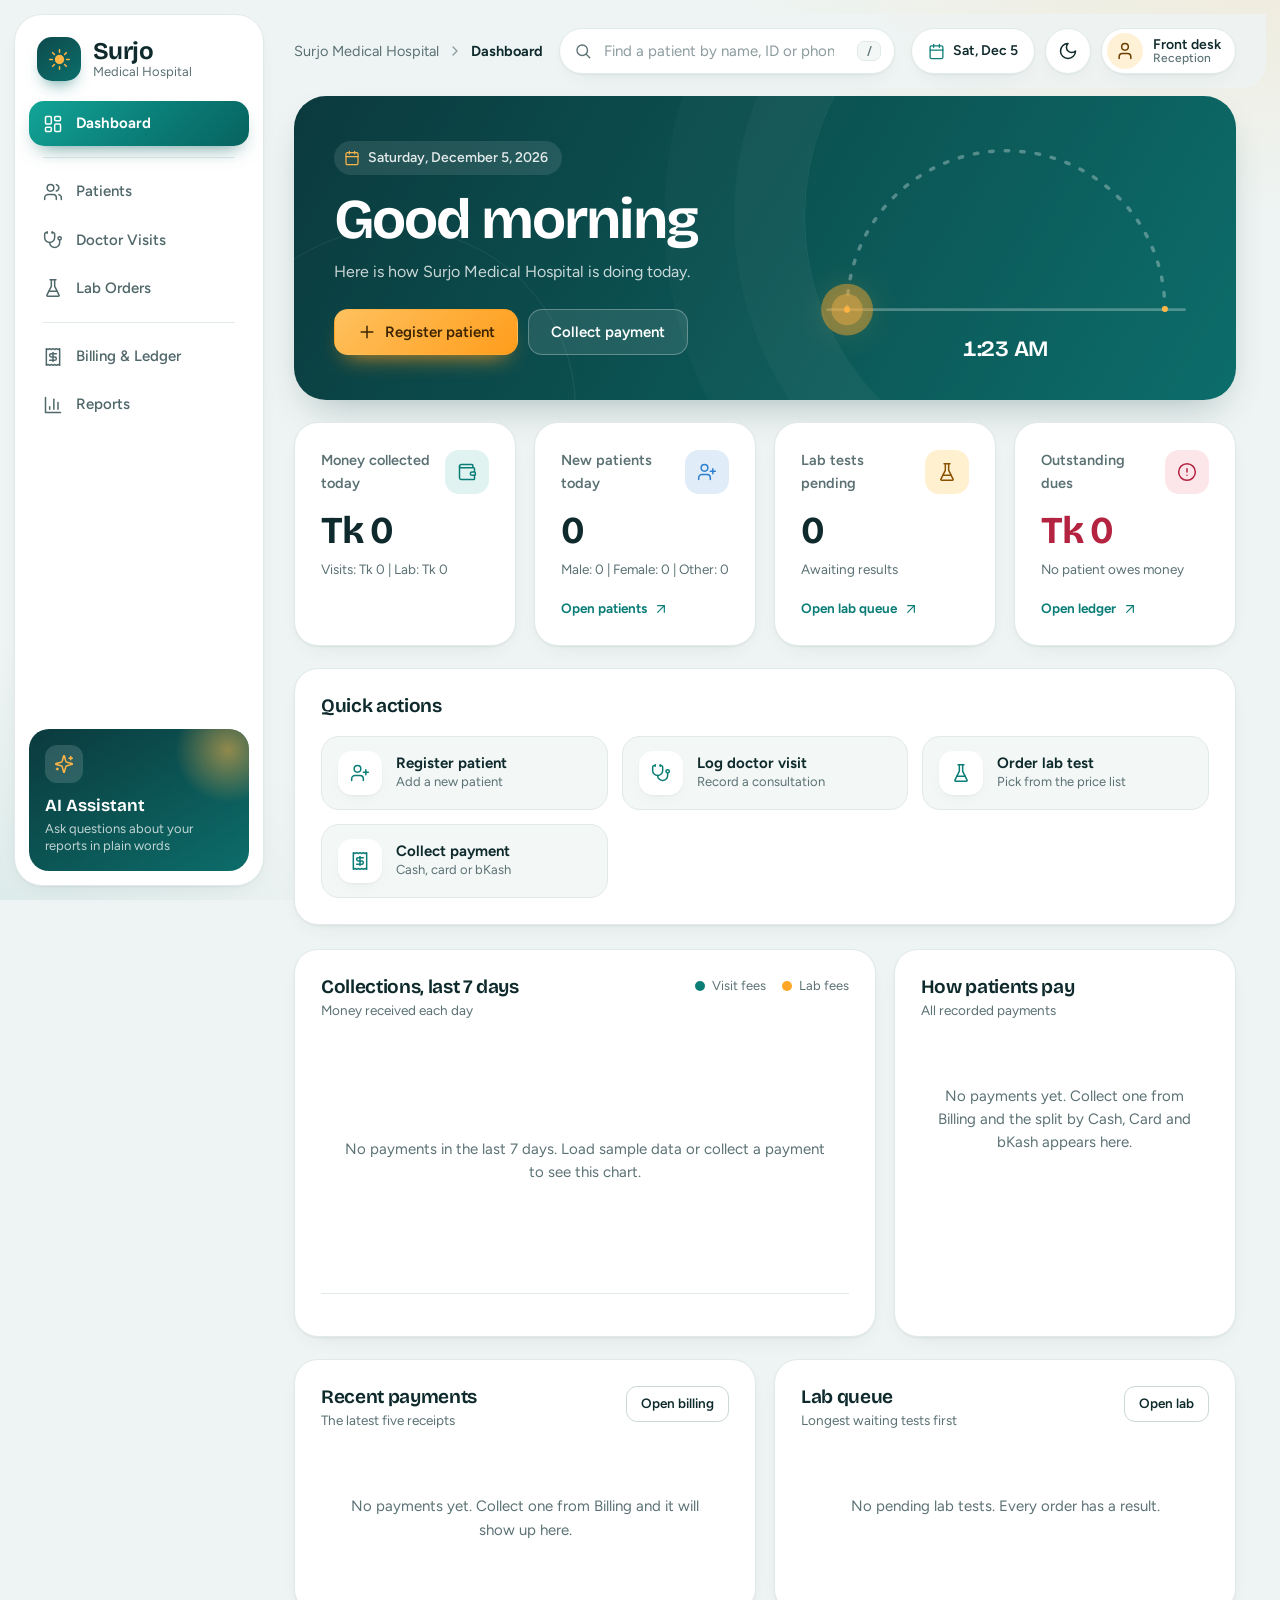
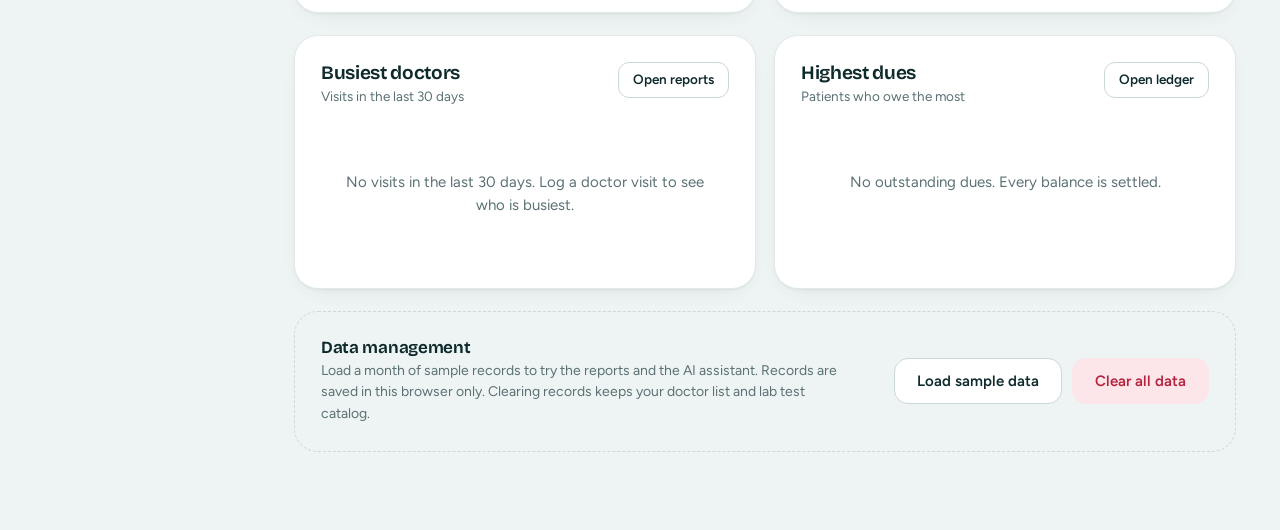
<file: index.html>
<!DOCTYPE html>
<html lang="en">
<head>
  <meta charset="UTF-8">
  <meta name="viewport" content="width=device-width, initial-scale=1.0">
  <title>Surjo Medical Hospital - Dashboard</title>
  <meta name="theme-color" content="#0d2b2e">
  <link rel="icon" href="data:image/svg+xml,%3Csvg xmlns='http://www.w3.org/2000/svg' viewBox='0 0 32 32'%3E%3Crect width='32' height='32' rx='9' fill='%230d2b2e'/%3E%3Ccircle cx='16' cy='16' r='5.5' fill='%23ffa726'/%3E%3Cpath d='M16 4.5v3M16 24.5v3M4.5 16h3M24.5 16h3M7.9 7.9l2.1 2.1M22 22l2.1 2.1M7.9 24.1l2.1-2.1M22 10l2.1-2.1' stroke='%23ffa726' stroke-width='2.2' stroke-linecap='round'/%3E%3C/svg%3E">
  <link rel="preload" href="fonts/figtree-latin-wght-normal.woff2" as="font" type="font/woff2" crossorigin>
  <link rel="preload" href="fonts/bricolage-grotesque-latin-wght-normal.woff2" as="font" type="font/woff2" crossorigin>
  <script>(function(){try{var t=localStorage.getItem('smh_theme');if(t==='dark'||t==='light'){document.documentElement.setAttribute('data-theme',t);}}catch(e){}})();</script>
  <link rel="stylesheet" href="css/style.css">
</head>
<body class="page-index">
  <a class="skip-link" href="#main">Skip to content</a>
  <svg xmlns="http://www.w3.org/2000/svg" width="0" height="0" style="position:absolute" aria-hidden="true" focusable="false">
  <defs>
    <symbol id="i-sun-mark" viewBox="0 0 32 32"><circle cx="16" cy="16" r="5.5" fill="currentColor" stroke="none"/><path d="M16 4.5v3M16 24.5v3M4.5 16h3M24.5 16h3M7.9 7.9l2.1 2.1M22 22l2.1 2.1M7.9 24.1l2.1-2.1M22 10l2.1-2.1"/></symbol>
    <symbol id="i-dashboard" viewBox="0 0 24 24"><rect x="3" y="3" width="7" height="9" rx="1.5"/><rect x="14" y="3" width="7" height="5" rx="1.5"/><rect x="14" y="12" width="7" height="9" rx="1.5"/><rect x="3" y="16" width="7" height="5" rx="1.5"/></symbol>
    <symbol id="i-patients" viewBox="0 0 24 24"><path d="M16 21v-2a4 4 0 0 0-4-4H6a4 4 0 0 0-4 4v2"/><circle cx="9" cy="7" r="4"/><path d="M22 21v-2a4 4 0 0 0-3-3.87"/><path d="M16 3.13a4 4 0 0 1 0 7.75"/></symbol>
    <symbol id="i-user-plus" viewBox="0 0 24 24"><path d="M16 21v-2a4 4 0 0 0-4-4H6a4 4 0 0 0-4 4v2"/><circle cx="9" cy="7" r="4"/><path d="M19 8v6M22 11h-6"/></symbol>
    <symbol id="i-visits" viewBox="0 0 24 24"><path d="M11 2v2"/><path d="M5 2v2"/><path d="M5 3H4a2 2 0 0 0-2 2v4a6 6 0 0 0 12 0V5a2 2 0 0 0-2-2h-1"/><path d="M8 15a6 6 0 0 0 12 0v-3"/><circle cx="20" cy="10" r="2"/></symbol>
    <symbol id="i-lab" viewBox="0 0 24 24"><path d="M10 2v7.527a2 2 0 0 1-.211.896L4.72 20.55a1 1 0 0 0 .9 1.45h12.76a1 1 0 0 0 .9-1.45l-5.069-10.127A2 2 0 0 1 14 9.527V2"/><path d="M8.5 2h7"/><path d="M7 16h10"/></symbol>
    <symbol id="i-billing" viewBox="0 0 24 24"><path d="M4 2v20l2-1 2 1 2-1 2 1 2-1 2 1 2-1 2 1V2l-2 1-2-1-2 1-2-1-2 1-2-1-2 1Z"/><path d="M16 8h-6a2 2 0 1 0 0 4h4a2 2 0 1 1 0 4H8"/><path d="M12 17.5v-11"/></symbol>
    <symbol id="i-banknote" viewBox="0 0 24 24"><rect x="2" y="6" width="20" height="12" rx="2"/><circle cx="12" cy="12" r="2.5"/><path d="M6 12h.01M18 12h.01"/></symbol>
    <symbol id="i-reports" viewBox="0 0 24 24"><path d="M3 3v18h18"/><path d="M18 17V9"/><path d="M13 17V5"/><path d="M8 17v-3"/></symbol>
    <symbol id="i-ai" viewBox="0 0 24 24"><path d="M9.937 15.5A2 2 0 0 0 8.5 14.063l-6.135-1.582a.5.5 0 0 1 0-.962L8.5 9.936A2 2 0 0 0 9.937 8.5l1.582-6.135a.5.5 0 0 1 .963 0L14.063 8.5A2 2 0 0 0 15.5 9.937l6.135 1.581a.5.5 0 0 1 0 .964L15.5 14.063a2 2 0 0 0-1.437 1.437l-1.582 6.135a.5.5 0 0 1-.963 0z"/><path d="M20 3v4"/><path d="M22 5h-4"/><path d="M4 17v2"/><path d="M5 18H3"/></symbol>
    <symbol id="i-menu" viewBox="0 0 24 24"><path d="M4 6h16M4 12h16M4 18h16"/></symbol>
    <symbol id="i-moon" viewBox="0 0 24 24"><path d="M12 3a6 6 0 0 0 9 9 9 9 0 1 1-9-9Z"/></symbol>
    <symbol id="i-sun" viewBox="0 0 24 24"><circle cx="12" cy="12" r="4"/><path d="M12 2v2M12 20v2M4.93 4.93l1.41 1.41M17.66 17.66l1.41 1.41M2 12h2M20 12h2M6.34 17.66l-1.41 1.41M19.07 4.93l-1.41 1.41"/></symbol>
    <symbol id="i-plus" viewBox="0 0 24 24"><path d="M12 5v14M5 12h14"/></symbol>
    <symbol id="i-printer" viewBox="0 0 24 24"><path d="M6 9V2h12v7"/><path d="M6 18H4a2 2 0 0 1-2-2v-5a2 2 0 0 1 2-2h16a2 2 0 0 1 2 2v5a2 2 0 0 1-2 2h-2"/><rect x="6" y="14" width="12" height="8"/></symbol>
    <symbol id="i-send" viewBox="0 0 24 24"><path d="M12 19V5M5 12l7-7 7 7"/></symbol>
    <symbol id="i-search" viewBox="0 0 24 24"><circle cx="11" cy="11" r="7"/><path d="m21 21-4.3-4.3"/></symbol>
  
    <symbol id="i-chevron" viewBox="0 0 24 24"><path d="m9 18 6-6-6-6"/></symbol>
    <symbol id="i-arrow-up-right" viewBox="0 0 24 24"><path d="M7 17 17 7"/><path d="M7 7h10v10"/></symbol>
    <symbol id="i-calendar" viewBox="0 0 24 24"><rect x="3" y="4" width="18" height="18" rx="2"/><path d="M16 2v4M8 2v4M3 10h18"/></symbol>
    <symbol id="i-wallet" viewBox="0 0 24 24"><path d="M19 7V4a1 1 0 0 0-1-1H5a2 2 0 0 0 0 4h15a1 1 0 0 1 1 1v4h-3a2 2 0 0 0 0 4h3a1 1 0 0 0 1-1v-2a1 1 0 0 0-1-1"/><path d="M3 5v14a2 2 0 0 0 2 2h15a1 1 0 0 0 1-1v-4"/></symbol>
    <symbol id="i-alert" viewBox="0 0 24 24"><circle cx="12" cy="12" r="10"/><path d="M12 8v4M12 16h.01"/></symbol>
    <symbol id="i-user" viewBox="0 0 24 24"><path d="M19 21v-2a4 4 0 0 0-4-4H9a4 4 0 0 0-4 4v2"/><circle cx="12" cy="7" r="4"/></symbol>
  </defs>
</svg>

  <div class="app-shell">
    <aside class="sidebar" id="sidebar" aria-label="Main navigation">
      <a href="index.html" class="brand">
          <span class="brand-mark"><svg class="icon" aria-hidden="true" focusable="false"><use href="#i-sun-mark"/></svg></span>
          <span class="brand-text"><span class="brand-name">Surjo</span><span class="brand-sub">Medical Hospital</span></span>
        </a>

      <nav class="main-nav" aria-label="Pages">
        <a href="index.html" class="active" aria-current="page"><svg class="icon" aria-hidden="true" focusable="false"><use href="#i-dashboard"/></svg><span>Dashboard</span></a>
        <div class="nav-sep" role="presentation"></div>
        <a href="patients.html"><svg class="icon" aria-hidden="true" focusable="false"><use href="#i-patients"/></svg><span>Patients</span></a>
        <a href="visits.html"><svg class="icon" aria-hidden="true" focusable="false"><use href="#i-visits"/></svg><span>Doctor Visits</span></a>
        <a href="lab.html"><svg class="icon" aria-hidden="true" focusable="false"><use href="#i-lab"/></svg><span>Lab Orders</span></a>
        <div class="nav-sep" role="presentation"></div>
        <a href="billing.html"><svg class="icon" aria-hidden="true" focusable="false"><use href="#i-billing"/></svg><span>Billing &amp; Ledger</span></a>
        <a href="reports.html"><svg class="icon" aria-hidden="true" focusable="false"><use href="#i-reports"/></svg><span>Reports</span></a>
      </nav>

      <div class="sidebar-foot">
        <a href="ai-chat.html" class="ai-card">
          <span class="ai-spark"><svg class="icon" aria-hidden="true" focusable="false"><use href="#i-ai"/></svg></span>
          <span><strong>AI Assistant</strong><small>Ask questions about your reports in plain words</small></span>
        </a>
      </div>
    </aside>
    <div class="scrim" id="scrim"></div>

    <div class="app-main">
      <header class="topbar">
        <button type="button" class="icon-btn nav-toggle" aria-label="Open menu" aria-controls="sidebar" aria-expanded="false"><svg class="icon" aria-hidden="true" focusable="false"><use href="#i-menu"/></svg></button>
        <a href="index.html" class="brand topbar-brand">
          <span class="brand-mark"><svg class="icon" aria-hidden="true" focusable="false"><use href="#i-sun-mark"/></svg></span>
          <span class="brand-text"><span class="brand-name">Surjo</span><span class="brand-sub">Medical Hospital</span></span>
        </a>
        <nav class="crumbs" aria-label="Breadcrumb"><span>Surjo Medical Hospital</span><svg class="icon" aria-hidden="true" focusable="false"><use href="#i-chevron"/></svg><strong>Dashboard</strong></nav>
        <form class="top-search" role="search" action="patients.html" method="get">
          <svg class="icon" aria-hidden="true" focusable="false"><use href="#i-search"/></svg>
          <input type="search" name="q" placeholder="Find a patient by name, ID or phone" aria-label="Find a patient by name, ID or phone" autocomplete="off">
          <kbd aria-hidden="true">/</kbd>
        </form>
        <div class="top-actions">
          <span class="date-chip"><svg class="icon" aria-hidden="true" focusable="false"><use href="#i-calendar"/></svg><span id="top-date"></span></span>
          <button type="button" class="icon-btn theme-toggle" aria-label="Switch to dark theme">
            <span class="when-light"><svg class="icon" aria-hidden="true" focusable="false"><use href="#i-moon"/></svg></span>
            <span class="when-dark"><svg class="icon" aria-hidden="true" focusable="false"><use href="#i-sun"/></svg></span>
          </button>
          <span class="avatar-chip"><span class="face"><svg class="icon" aria-hidden="true" focusable="false"><use href="#i-user"/></svg></span><span class="who">Front desk<small>Reception</small></span></span>
        </div>
      </header>

      <main class="main-content" id="main">
        <div id="status-alert" class="toast-slot" role="status" aria-live="polite"></div>

        <section class="hero">
          <div class="hero-copy">
            <p class="hero-date"><svg class="icon" aria-hidden="true" focusable="false"><use href="#i-calendar"/></svg><span id="current-date-display">Loading date...</span></p>
            <h1 class="hero-title" id="arc-greeting">Hello</h1>
            <p class="hero-sub">Here is how Surjo Medical Hospital is doing today.</p>
            <div class="hero-actions">
              <a href="patients.html" class="btn btn-sun"><svg class="icon" aria-hidden="true" focusable="false"><use href="#i-plus"/></svg>Register patient</a>
              <a href="billing.html" class="btn btn-ghost">Collect payment</a>
            </div>
          </div>
          <div class="day-arc" id="day-arc">
            <svg viewBox="0 0 220 116" aria-hidden="true" focusable="false">
              <line class="arc-horizon" x1="6" y1="104" x2="214" y2="104"/>
              <path class="arc-track" d="M18 104 A92 92 0 0 1 202 104"/>
              <path class="arc-progress" d="M18 104 A92 92 0 0 1 202 104" pathLength="100" stroke-dasharray="0 100"/>
              <circle class="sun-halo" cx="18" cy="104" r="15"/>
              <circle class="sun-core" cx="18" cy="104" r="9"/>
            </svg>
            <p class="day-arc-caption" id="arc-time"></p>
          </div>
        </section>

        <section class="grid-cards" aria-label="Today at a glance">
          <div class="card kpi-card kpi-money">
            <div class="kpi-head">
              <span class="kpi-title">Money collected today</span>
              <span class="kpi-icon"><svg class="icon" aria-hidden="true" focusable="false"><use href="#i-wallet"/></svg></span>
            </div>
            <div>
              <div class="kpi-value" id="kpi-revenue-today">Tk 0</div>
              <span class="kpi-foot" id="kpi-revenue-sub">Visits + Lab fees</span>
            </div>
            <svg class="kpi-spark" id="kpi-spark" viewBox="0 0 340 52" preserveAspectRatio="none" aria-hidden="true"></svg>
          </div>

          <div class="card kpi-card kpi-patients">
            <div class="kpi-head">
              <span class="kpi-title">New patients today</span>
              <span class="kpi-icon"><svg class="icon" aria-hidden="true" focusable="false"><use href="#i-user-plus"/></svg></span>
            </div>
            <div>
              <div class="kpi-value" id="kpi-patients-today">0</div>
              <span class="kpi-foot" id="kpi-patients-sub">New registrations</span>
            </div>
            <a href="patients.html" class="kpi-link">Open patients<svg class="icon" aria-hidden="true" focusable="false"><use href="#i-arrow-up-right"/></svg></a>
          </div>

          <div class="card kpi-card kpi-warn">
            <div class="kpi-head">
              <span class="kpi-title">Lab tests pending</span>
              <span class="kpi-icon"><svg class="icon" aria-hidden="true" focusable="false"><use href="#i-lab"/></svg></span>
            </div>
            <div>
              <div class="kpi-value" id="kpi-pending-lab">0</div>
              <span class="kpi-foot">Awaiting results</span>
            </div>
            <a href="lab.html" class="kpi-link">Open lab queue<svg class="icon" aria-hidden="true" focusable="false"><use href="#i-arrow-up-right"/></svg></a>
          </div>

          <div class="card kpi-card kpi-due">
            <div class="kpi-head">
              <span class="kpi-title">Outstanding dues</span>
              <span class="kpi-icon"><svg class="icon" aria-hidden="true" focusable="false"><use href="#i-alert"/></svg></span>
            </div>
            <div>
              <div class="kpi-value" id="kpi-dues">Tk 0</div>
              <span class="kpi-foot" id="kpi-dues-sub">No patient owes money</span>
            </div>
            <a href="billing.html" class="kpi-link">Open ledger<svg class="icon" aria-hidden="true" focusable="false"><use href="#i-arrow-up-right"/></svg></a>
          </div>
        </section>

        <section class="card stack-gap">
          <h2 class="card-title">Quick actions</h2>
          <div class="action-tiles">
            <a href="patients.html" class="action-tile">
              <span class="kpi-icon"><svg class="icon" aria-hidden="true" focusable="false"><use href="#i-user-plus"/></svg></span>
              <span><strong>Register patient</strong><small>Add a new patient</small></span>
            </a>
            <a href="visits.html" class="action-tile">
              <span class="kpi-icon"><svg class="icon" aria-hidden="true" focusable="false"><use href="#i-visits"/></svg></span>
              <span><strong>Log doctor visit</strong><small>Record a consultation</small></span>
            </a>
            <a href="lab.html" class="action-tile">
              <span class="kpi-icon"><svg class="icon" aria-hidden="true" focusable="false"><use href="#i-lab"/></svg></span>
              <span><strong>Order lab test</strong><small>Pick from the price list</small></span>
            </a>
            <a href="billing.html" class="action-tile">
              <span class="kpi-icon"><svg class="icon" aria-hidden="true" focusable="false"><use href="#i-billing"/></svg></span>
              <span><strong>Collect payment</strong><small>Cash, card or bKash</small></span>
            </a>
          </div>
        </section>

        <section class="panel-grid">
          <div class="card">
            <div class="panel-head">
              <div>
                <h2 class="card-title">Collections, last 7 days</h2>
                <p>Money received each day</p>
              </div>
              <div class="legend" aria-hidden="true">
                <span><i></i>Visit fees</span>
                <span><i class="lab"></i>Lab fees</span>
              </div>
            </div>
            <div class="bar-chart" id="collection-chart"></div>
            <p class="chart-total" id="chart-total"></p>
          </div>

          <div class="card">
            <div class="panel-head">
              <div>
                <h2 class="card-title">How patients pay</h2>
                <p>All recorded payments</p>
              </div>
            </div>
            <div class="donut-wrap" id="payment-mix"></div>
          </div>
        </section>

        <section class="panel-grid is-even">
          <div class="card">
            <div class="panel-head">
              <div>
                <h2 class="card-title">Recent payments</h2>
                <p>The latest five receipts</p>
              </div>
              <a href="billing.html" class="btn btn-secondary btn-sm">Open billing</a>
            </div>
            <ul class="recent-list" id="recent-payments"></ul>
          </div>

          <div class="card">
            <div class="panel-head">
              <div>
                <h2 class="card-title">Lab queue</h2>
                <p>Longest waiting tests first</p>
              </div>
              <a href="lab.html" class="btn btn-secondary btn-sm">Open lab</a>
            </div>
            <ul class="recent-list" id="lab-queue"></ul>
          </div>
        </section>

        <section class="panel-grid is-even">
          <div class="card">
            <div class="panel-head">
              <div>
                <h2 class="card-title">Busiest doctors</h2>
                <p>Visits in the last 30 days</p>
              </div>
              <a href="reports.html" class="btn btn-secondary btn-sm">Open reports</a>
            </div>
            <ul class="recent-list" id="top-doctors"></ul>
          </div>

          <div class="card">
            <div class="panel-head">
              <div>
                <h2 class="card-title">Highest dues</h2>
                <p>Patients who owe the most</p>
              </div>
              <a href="billing.html" class="btn btn-secondary btn-sm">Open ledger</a>
            </div>
            <ul class="recent-list" id="top-dues"></ul>
          </div>
        </section>

        <section class="card data-panel">
          <div>
            <h2 class="card-title">Data management</h2>
            <p>Load a month of sample records to try the reports and the AI assistant. Records are saved in this browser only. Clearing records keeps your doctor list and lab test catalog.</p>
          </div>
          <div class="action-row">
            <button type="button" id="btn-load-sample" class="btn btn-secondary">Load sample data</button>
            <button type="button" id="btn-clear-data" class="btn btn-danger">Clear all data</button>
          </div>
        </section>
      </main>
    </div>
  </div>

  <script src="js/storage.js"></script>
  <script src="js/reports-logic.js"></script>
  <script src="js/sample-data.js"></script>
  <script src="js/dashboard-extras.js"></script>
  <script src="js/dashboard.js"></script>
  <script src="js/ui.js"></script>
</body>
</html>
</file>
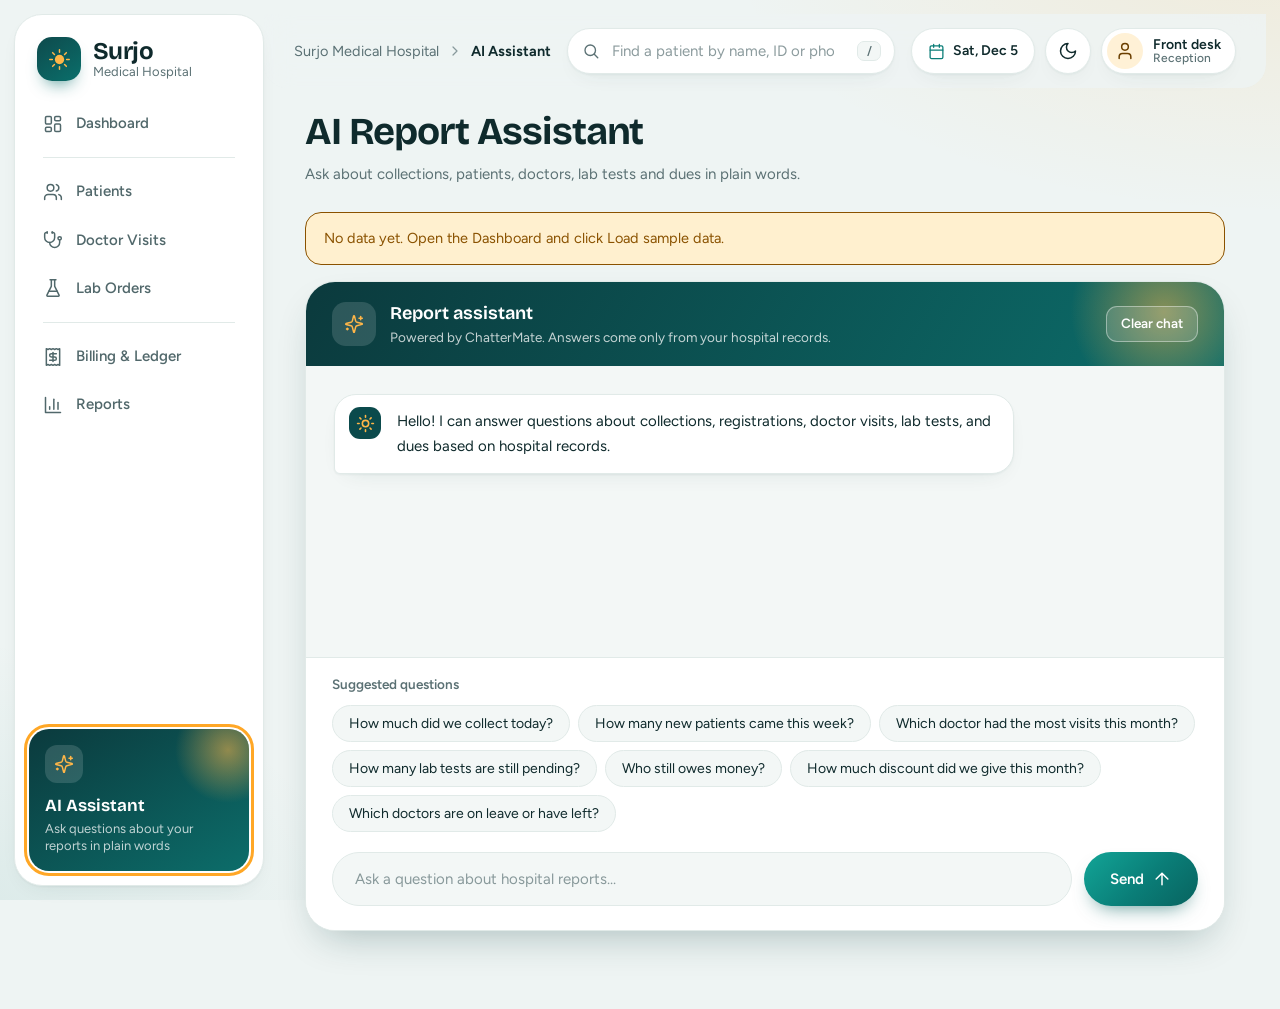
<file: ai-chat.html>
<!DOCTYPE html>
<html lang="en">
<head>
  <meta charset="UTF-8">
  <meta name="viewport" content="width=device-width, initial-scale=1.0">
  <title>AI Report Assistant - Surjo Medical Hospital</title>
  <meta name="theme-color" content="#0d2b2e">
  <link rel="icon" href="data:image/svg+xml,%3Csvg xmlns='http://www.w3.org/2000/svg' viewBox='0 0 32 32'%3E%3Crect width='32' height='32' rx='9' fill='%230d2b2e'/%3E%3Ccircle cx='16' cy='16' r='5.5' fill='%23ffa726'/%3E%3Cpath d='M16 4.5v3M16 24.5v3M4.5 16h3M24.5 16h3M7.9 7.9l2.1 2.1M22 22l2.1 2.1M7.9 24.1l2.1-2.1M22 10l2.1-2.1' stroke='%23ffa726' stroke-width='2.2' stroke-linecap='round'/%3E%3C/svg%3E">
  <link rel="preload" href="fonts/figtree-latin-wght-normal.woff2" as="font" type="font/woff2" crossorigin>
  <link rel="preload" href="fonts/bricolage-grotesque-latin-wght-normal.woff2" as="font" type="font/woff2" crossorigin>
  <script>(function(){try{var t=localStorage.getItem('smh_theme');if(t==='dark'||t==='light'){document.documentElement.setAttribute('data-theme',t);}}catch(e){}})();</script>
  <link rel="stylesheet" href="css/style.css">
</head>
<body class="page-ai-chat">
  <a class="skip-link" href="#main">Skip to content</a>
  <svg xmlns="http://www.w3.org/2000/svg" width="0" height="0" style="position:absolute" aria-hidden="true" focusable="false">
  <defs>
    <symbol id="i-sun-mark" viewBox="0 0 32 32"><circle cx="16" cy="16" r="5.5" fill="currentColor" stroke="none"/><path d="M16 4.5v3M16 24.5v3M4.5 16h3M24.5 16h3M7.9 7.9l2.1 2.1M22 22l2.1 2.1M7.9 24.1l2.1-2.1M22 10l2.1-2.1"/></symbol>
    <symbol id="i-dashboard" viewBox="0 0 24 24"><rect x="3" y="3" width="7" height="9" rx="1.5"/><rect x="14" y="3" width="7" height="5" rx="1.5"/><rect x="14" y="12" width="7" height="9" rx="1.5"/><rect x="3" y="16" width="7" height="5" rx="1.5"/></symbol>
    <symbol id="i-patients" viewBox="0 0 24 24"><path d="M16 21v-2a4 4 0 0 0-4-4H6a4 4 0 0 0-4 4v2"/><circle cx="9" cy="7" r="4"/><path d="M22 21v-2a4 4 0 0 0-3-3.87"/><path d="M16 3.13a4 4 0 0 1 0 7.75"/></symbol>
    <symbol id="i-user-plus" viewBox="0 0 24 24"><path d="M16 21v-2a4 4 0 0 0-4-4H6a4 4 0 0 0-4 4v2"/><circle cx="9" cy="7" r="4"/><path d="M19 8v6M22 11h-6"/></symbol>
    <symbol id="i-visits" viewBox="0 0 24 24"><path d="M11 2v2"/><path d="M5 2v2"/><path d="M5 3H4a2 2 0 0 0-2 2v4a6 6 0 0 0 12 0V5a2 2 0 0 0-2-2h-1"/><path d="M8 15a6 6 0 0 0 12 0v-3"/><circle cx="20" cy="10" r="2"/></symbol>
    <symbol id="i-lab" viewBox="0 0 24 24"><path d="M10 2v7.527a2 2 0 0 1-.211.896L4.72 20.55a1 1 0 0 0 .9 1.45h12.76a1 1 0 0 0 .9-1.45l-5.069-10.127A2 2 0 0 1 14 9.527V2"/><path d="M8.5 2h7"/><path d="M7 16h10"/></symbol>
    <symbol id="i-billing" viewBox="0 0 24 24"><path d="M4 2v20l2-1 2 1 2-1 2 1 2-1 2 1 2-1 2 1V2l-2 1-2-1-2 1-2-1-2 1-2-1-2 1Z"/><path d="M16 8h-6a2 2 0 1 0 0 4h4a2 2 0 1 1 0 4H8"/><path d="M12 17.5v-11"/></symbol>
    <symbol id="i-banknote" viewBox="0 0 24 24"><rect x="2" y="6" width="20" height="12" rx="2"/><circle cx="12" cy="12" r="2.5"/><path d="M6 12h.01M18 12h.01"/></symbol>
    <symbol id="i-reports" viewBox="0 0 24 24"><path d="M3 3v18h18"/><path d="M18 17V9"/><path d="M13 17V5"/><path d="M8 17v-3"/></symbol>
    <symbol id="i-ai" viewBox="0 0 24 24"><path d="M9.937 15.5A2 2 0 0 0 8.5 14.063l-6.135-1.582a.5.5 0 0 1 0-.962L8.5 9.936A2 2 0 0 0 9.937 8.5l1.582-6.135a.5.5 0 0 1 .963 0L14.063 8.5A2 2 0 0 0 15.5 9.937l6.135 1.581a.5.5 0 0 1 0 .964L15.5 14.063a2 2 0 0 0-1.437 1.437l-1.582 6.135a.5.5 0 0 1-.963 0z"/><path d="M20 3v4"/><path d="M22 5h-4"/><path d="M4 17v2"/><path d="M5 18H3"/></symbol>
    <symbol id="i-menu" viewBox="0 0 24 24"><path d="M4 6h16M4 12h16M4 18h16"/></symbol>
    <symbol id="i-moon" viewBox="0 0 24 24"><path d="M12 3a6 6 0 0 0 9 9 9 9 0 1 1-9-9Z"/></symbol>
    <symbol id="i-sun" viewBox="0 0 24 24"><circle cx="12" cy="12" r="4"/><path d="M12 2v2M12 20v2M4.93 4.93l1.41 1.41M17.66 17.66l1.41 1.41M2 12h2M20 12h2M6.34 17.66l-1.41 1.41M19.07 4.93l-1.41 1.41"/></symbol>
    <symbol id="i-plus" viewBox="0 0 24 24"><path d="M12 5v14M5 12h14"/></symbol>
    <symbol id="i-printer" viewBox="0 0 24 24"><path d="M6 9V2h12v7"/><path d="M6 18H4a2 2 0 0 1-2-2v-5a2 2 0 0 1 2-2h16a2 2 0 0 1 2 2v5a2 2 0 0 1-2 2h-2"/><rect x="6" y="14" width="12" height="8"/></symbol>
    <symbol id="i-send" viewBox="0 0 24 24"><path d="M12 19V5M5 12l7-7 7 7"/></symbol>
    <symbol id="i-search" viewBox="0 0 24 24"><circle cx="11" cy="11" r="7"/><path d="m21 21-4.3-4.3"/></symbol>
  
    <symbol id="i-chevron" viewBox="0 0 24 24"><path d="m9 18 6-6-6-6"/></symbol>
    <symbol id="i-arrow-up-right" viewBox="0 0 24 24"><path d="M7 17 17 7"/><path d="M7 7h10v10"/></symbol>
    <symbol id="i-calendar" viewBox="0 0 24 24"><rect x="3" y="4" width="18" height="18" rx="2"/><path d="M16 2v4M8 2v4M3 10h18"/></symbol>
    <symbol id="i-wallet" viewBox="0 0 24 24"><path d="M19 7V4a1 1 0 0 0-1-1H5a2 2 0 0 0 0 4h15a1 1 0 0 1 1 1v4h-3a2 2 0 0 0 0 4h3a1 1 0 0 0 1-1v-2a1 1 0 0 0-1-1"/><path d="M3 5v14a2 2 0 0 0 2 2h15a1 1 0 0 0 1-1v-4"/></symbol>
    <symbol id="i-alert" viewBox="0 0 24 24"><circle cx="12" cy="12" r="10"/><path d="M12 8v4M12 16h.01"/></symbol>
    <symbol id="i-user" viewBox="0 0 24 24"><path d="M19 21v-2a4 4 0 0 0-4-4H9a4 4 0 0 0-4 4v2"/><circle cx="12" cy="7" r="4"/></symbol>
  </defs>
</svg>

  <div class="app-shell">
    <aside class="sidebar" id="sidebar" aria-label="Main navigation">
      <a href="index.html" class="brand">
          <span class="brand-mark"><svg class="icon" aria-hidden="true" focusable="false"><use href="#i-sun-mark"/></svg></span>
          <span class="brand-text"><span class="brand-name">Surjo</span><span class="brand-sub">Medical Hospital</span></span>
        </a>

      <nav class="main-nav" aria-label="Pages">
        <a href="index.html"><svg class="icon" aria-hidden="true" focusable="false"><use href="#i-dashboard"/></svg><span>Dashboard</span></a>
        <div class="nav-sep" role="presentation"></div>
        <a href="patients.html"><svg class="icon" aria-hidden="true" focusable="false"><use href="#i-patients"/></svg><span>Patients</span></a>
        <a href="visits.html"><svg class="icon" aria-hidden="true" focusable="false"><use href="#i-visits"/></svg><span>Doctor Visits</span></a>
        <a href="lab.html"><svg class="icon" aria-hidden="true" focusable="false"><use href="#i-lab"/></svg><span>Lab Orders</span></a>
        <div class="nav-sep" role="presentation"></div>
        <a href="billing.html"><svg class="icon" aria-hidden="true" focusable="false"><use href="#i-billing"/></svg><span>Billing &amp; Ledger</span></a>
        <a href="reports.html"><svg class="icon" aria-hidden="true" focusable="false"><use href="#i-reports"/></svg><span>Reports</span></a>
      </nav>

      <div class="sidebar-foot">
        <a href="ai-chat.html" class="ai-card active" aria-current="page">
          <span class="ai-spark"><svg class="icon" aria-hidden="true" focusable="false"><use href="#i-ai"/></svg></span>
          <span><strong>AI Assistant</strong><small>Ask questions about your reports in plain words</small></span>
        </a>
      </div>
    </aside>
    <div class="scrim" id="scrim"></div>

    <div class="app-main">
      <header class="topbar">
        <button type="button" class="icon-btn nav-toggle" aria-label="Open menu" aria-controls="sidebar" aria-expanded="false"><svg class="icon" aria-hidden="true" focusable="false"><use href="#i-menu"/></svg></button>
        <a href="index.html" class="brand topbar-brand">
          <span class="brand-mark"><svg class="icon" aria-hidden="true" focusable="false"><use href="#i-sun-mark"/></svg></span>
          <span class="brand-text"><span class="brand-name">Surjo</span><span class="brand-sub">Medical Hospital</span></span>
        </a>
        <nav class="crumbs" aria-label="Breadcrumb"><span>Surjo Medical Hospital</span><svg class="icon" aria-hidden="true" focusable="false"><use href="#i-chevron"/></svg><strong>AI Assistant</strong></nav>
        <form class="top-search" role="search" action="patients.html" method="get">
          <svg class="icon" aria-hidden="true" focusable="false"><use href="#i-search"/></svg>
          <input type="search" name="q" placeholder="Find a patient by name, ID or phone" aria-label="Find a patient by name, ID or phone" autocomplete="off">
          <kbd aria-hidden="true">/</kbd>
        </form>
        <div class="top-actions">
          <span class="date-chip"><svg class="icon" aria-hidden="true" focusable="false"><use href="#i-calendar"/></svg><span id="top-date"></span></span>
          <button type="button" class="icon-btn theme-toggle" aria-label="Switch to dark theme">
            <span class="when-light"><svg class="icon" aria-hidden="true" focusable="false"><use href="#i-moon"/></svg></span>
            <span class="when-dark"><svg class="icon" aria-hidden="true" focusable="false"><use href="#i-sun"/></svg></span>
          </button>
          <span class="avatar-chip"><span class="face"><svg class="icon" aria-hidden="true" focusable="false"><use href="#i-user"/></svg></span><span class="who">Front desk<small>Reception</small></span></span>
        </div>
      </header>

      <main class="main-content main-narrow" id="main">
        <div class="page-header">
          <div>
            <h1 class="page-title">AI Report Assistant</h1>
            <p class="page-subtitle">Ask about collections, patients, doctors, lab tests and dues in plain words.</p>
          </div>
        </div>

        <div id="emptyDataNotice" class="empty-data-banner">
          No data yet. Open the Dashboard and click Load sample data.
        </div>

        <div class="chat-card">
          <div class="chat-top">
            <span class="ai-spark"><svg class="icon" aria-hidden="true" focusable="false"><use href="#i-ai"/></svg></span>
            <div><strong>Report assistant</strong><small>Powered by ChatterMate. Answers come only from your hospital records.</small></div>
            <button type="button" class="btn btn-secondary btn-sm chat-clear" id="clearChatBtn" title="Start a new conversation">Clear chat</button>
          </div>

          <div id="chatMessages" class="chat-messages" aria-live="polite">
            <div class="chat-bubble assistant">
              Hello! I can answer questions about collections, registrations, doctor visits, lab tests, and dues based on hospital records.
            </div>
          </div>

          <div class="quick-prompts-area">
            <div class="quick-prompts-label">Suggested questions</div>
            <div class="quick-prompts-list">
              <button type="button" class="prompt-chip" data-question="How much did we collect today?">How much did we collect today?</button>
              <button type="button" class="prompt-chip" data-question="How many new patients came this week?">How many new patients came this week?</button>
              <button type="button" class="prompt-chip" data-question="Which doctor had the most visits this month?">Which doctor had the most visits this month?</button>
              <button type="button" class="prompt-chip" data-question="How many lab tests are still pending?">How many lab tests are still pending?</button>
              <button type="button" class="prompt-chip" data-question="Who still owes money?">Who still owes money?</button>
              <button type="button" class="prompt-chip" data-question="How much discount did we give this month?">How much discount did we give this month?</button>
              <button type="button" class="prompt-chip" data-question="Which doctors are on leave or have left?">Which doctors are on leave or have left?</button>
            </div>
          </div>

          <div class="chat-input-bar">
            <input type="text" id="chatInput" placeholder="Ask a question about hospital reports..." maxlength="500" autocomplete="off" aria-label="Your question">
            <button type="button" id="sendBtn"><span>Send</span><svg class="icon" aria-hidden="true" focusable="false"><use href="#i-send"/></svg></button>
          </div>
        </div>
      </main>
    </div>
  </div>

  <script src="js/storage.js"></script>
  <script src="js/reports-logic.js"></script>
  <script src="js/ai-chat.js"></script>
  <script src="js/ui.js"></script>
</body>
</html>
</file>
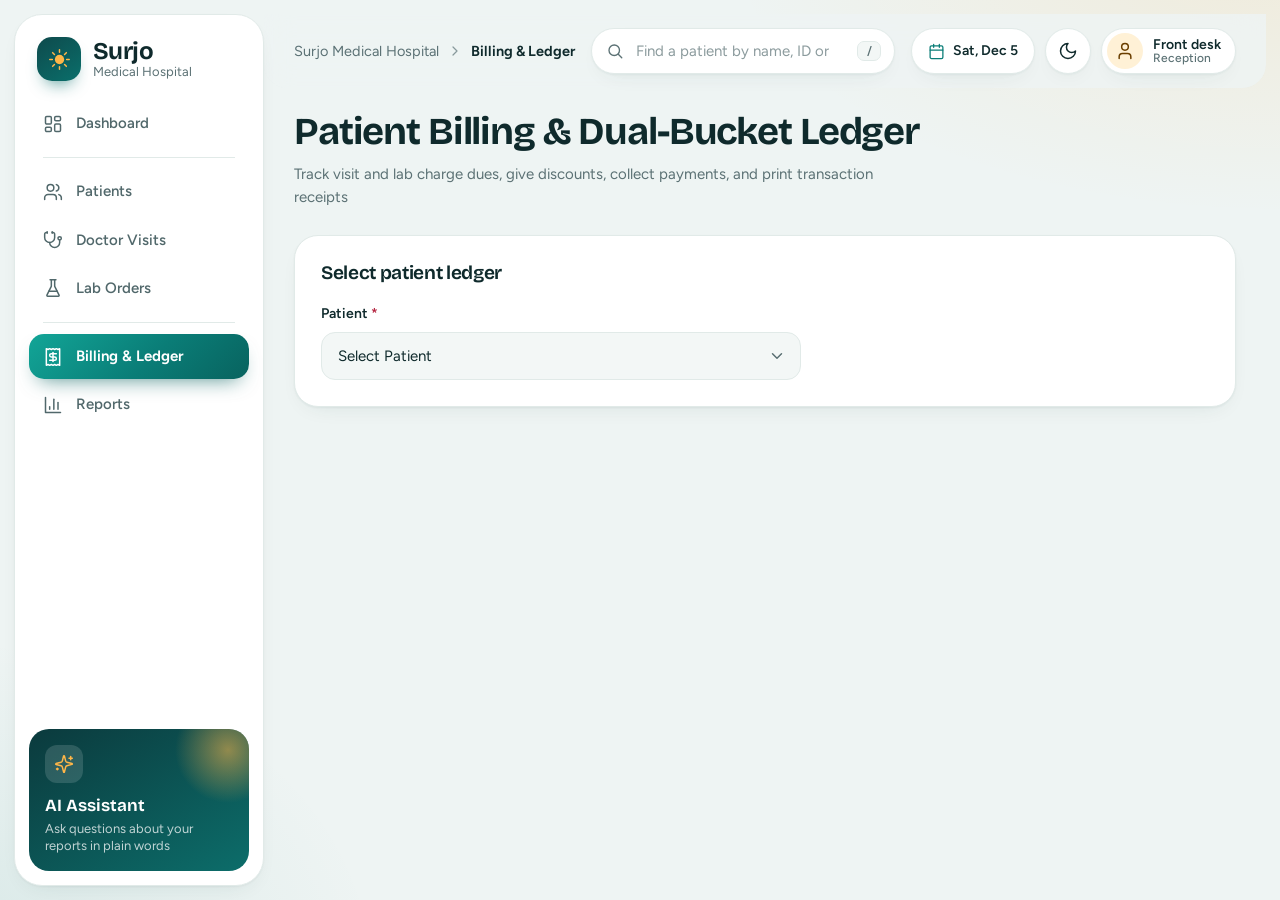
<file: billing.html>
<!DOCTYPE html>
<html lang="en">
<head>
  <meta charset="UTF-8">
  <meta name="viewport" content="width=device-width, initial-scale=1.0">
  <title>Surjo Medical Hospital - Billing &amp; Ledger</title>
  <meta name="theme-color" content="#0d2b2e">
  <link rel="icon" href="data:image/svg+xml,%3Csvg xmlns='http://www.w3.org/2000/svg' viewBox='0 0 32 32'%3E%3Crect width='32' height='32' rx='9' fill='%230d2b2e'/%3E%3Ccircle cx='16' cy='16' r='5.5' fill='%23ffa726'/%3E%3Cpath d='M16 4.5v3M16 24.5v3M4.5 16h3M24.5 16h3M7.9 7.9l2.1 2.1M22 22l2.1 2.1M7.9 24.1l2.1-2.1M22 10l2.1-2.1' stroke='%23ffa726' stroke-width='2.2' stroke-linecap='round'/%3E%3C/svg%3E">
  <link rel="preload" href="fonts/figtree-latin-wght-normal.woff2" as="font" type="font/woff2" crossorigin>
  <link rel="preload" href="fonts/bricolage-grotesque-latin-wght-normal.woff2" as="font" type="font/woff2" crossorigin>
  <script>(function(){try{var t=localStorage.getItem('smh_theme');if(t==='dark'||t==='light'){document.documentElement.setAttribute('data-theme',t);}}catch(e){}})();</script>
  <link rel="stylesheet" href="css/style.css">
</head>
<body class="page-billing">
  <a class="skip-link" href="#main">Skip to content</a>
  <svg xmlns="http://www.w3.org/2000/svg" width="0" height="0" style="position:absolute" aria-hidden="true" focusable="false">
  <defs>
    <symbol id="i-sun-mark" viewBox="0 0 32 32"><circle cx="16" cy="16" r="5.5" fill="currentColor" stroke="none"/><path d="M16 4.5v3M16 24.5v3M4.5 16h3M24.5 16h3M7.9 7.9l2.1 2.1M22 22l2.1 2.1M7.9 24.1l2.1-2.1M22 10l2.1-2.1"/></symbol>
    <symbol id="i-dashboard" viewBox="0 0 24 24"><rect x="3" y="3" width="7" height="9" rx="1.5"/><rect x="14" y="3" width="7" height="5" rx="1.5"/><rect x="14" y="12" width="7" height="9" rx="1.5"/><rect x="3" y="16" width="7" height="5" rx="1.5"/></symbol>
    <symbol id="i-patients" viewBox="0 0 24 24"><path d="M16 21v-2a4 4 0 0 0-4-4H6a4 4 0 0 0-4 4v2"/><circle cx="9" cy="7" r="4"/><path d="M22 21v-2a4 4 0 0 0-3-3.87"/><path d="M16 3.13a4 4 0 0 1 0 7.75"/></symbol>
    <symbol id="i-user-plus" viewBox="0 0 24 24"><path d="M16 21v-2a4 4 0 0 0-4-4H6a4 4 0 0 0-4 4v2"/><circle cx="9" cy="7" r="4"/><path d="M19 8v6M22 11h-6"/></symbol>
    <symbol id="i-visits" viewBox="0 0 24 24"><path d="M11 2v2"/><path d="M5 2v2"/><path d="M5 3H4a2 2 0 0 0-2 2v4a6 6 0 0 0 12 0V5a2 2 0 0 0-2-2h-1"/><path d="M8 15a6 6 0 0 0 12 0v-3"/><circle cx="20" cy="10" r="2"/></symbol>
    <symbol id="i-lab" viewBox="0 0 24 24"><path d="M10 2v7.527a2 2 0 0 1-.211.896L4.72 20.55a1 1 0 0 0 .9 1.45h12.76a1 1 0 0 0 .9-1.45l-5.069-10.127A2 2 0 0 1 14 9.527V2"/><path d="M8.5 2h7"/><path d="M7 16h10"/></symbol>
    <symbol id="i-billing" viewBox="0 0 24 24"><path d="M4 2v20l2-1 2 1 2-1 2 1 2-1 2 1 2-1 2 1V2l-2 1-2-1-2 1-2-1-2 1-2-1-2 1Z"/><path d="M16 8h-6a2 2 0 1 0 0 4h4a2 2 0 1 1 0 4H8"/><path d="M12 17.5v-11"/></symbol>
    <symbol id="i-banknote" viewBox="0 0 24 24"><rect x="2" y="6" width="20" height="12" rx="2"/><circle cx="12" cy="12" r="2.5"/><path d="M6 12h.01M18 12h.01"/></symbol>
    <symbol id="i-reports" viewBox="0 0 24 24"><path d="M3 3v18h18"/><path d="M18 17V9"/><path d="M13 17V5"/><path d="M8 17v-3"/></symbol>
    <symbol id="i-ai" viewBox="0 0 24 24"><path d="M9.937 15.5A2 2 0 0 0 8.5 14.063l-6.135-1.582a.5.5 0 0 1 0-.962L8.5 9.936A2 2 0 0 0 9.937 8.5l1.582-6.135a.5.5 0 0 1 .963 0L14.063 8.5A2 2 0 0 0 15.5 9.937l6.135 1.581a.5.5 0 0 1 0 .964L15.5 14.063a2 2 0 0 0-1.437 1.437l-1.582 6.135a.5.5 0 0 1-.963 0z"/><path d="M20 3v4"/><path d="M22 5h-4"/><path d="M4 17v2"/><path d="M5 18H3"/></symbol>
    <symbol id="i-menu" viewBox="0 0 24 24"><path d="M4 6h16M4 12h16M4 18h16"/></symbol>
    <symbol id="i-moon" viewBox="0 0 24 24"><path d="M12 3a6 6 0 0 0 9 9 9 9 0 1 1-9-9Z"/></symbol>
    <symbol id="i-sun" viewBox="0 0 24 24"><circle cx="12" cy="12" r="4"/><path d="M12 2v2M12 20v2M4.93 4.93l1.41 1.41M17.66 17.66l1.41 1.41M2 12h2M20 12h2M6.34 17.66l-1.41 1.41M19.07 4.93l-1.41 1.41"/></symbol>
    <symbol id="i-plus" viewBox="0 0 24 24"><path d="M12 5v14M5 12h14"/></symbol>
    <symbol id="i-printer" viewBox="0 0 24 24"><path d="M6 9V2h12v7"/><path d="M6 18H4a2 2 0 0 1-2-2v-5a2 2 0 0 1 2-2h16a2 2 0 0 1 2 2v5a2 2 0 0 1-2 2h-2"/><rect x="6" y="14" width="12" height="8"/></symbol>
    <symbol id="i-send" viewBox="0 0 24 24"><path d="M12 19V5M5 12l7-7 7 7"/></symbol>
    <symbol id="i-search" viewBox="0 0 24 24"><circle cx="11" cy="11" r="7"/><path d="m21 21-4.3-4.3"/></symbol>
  
    <symbol id="i-chevron" viewBox="0 0 24 24"><path d="m9 18 6-6-6-6"/></symbol>
    <symbol id="i-arrow-up-right" viewBox="0 0 24 24"><path d="M7 17 17 7"/><path d="M7 7h10v10"/></symbol>
    <symbol id="i-calendar" viewBox="0 0 24 24"><rect x="3" y="4" width="18" height="18" rx="2"/><path d="M16 2v4M8 2v4M3 10h18"/></symbol>
    <symbol id="i-wallet" viewBox="0 0 24 24"><path d="M19 7V4a1 1 0 0 0-1-1H5a2 2 0 0 0 0 4h15a1 1 0 0 1 1 1v4h-3a2 2 0 0 0 0 4h3a1 1 0 0 0 1-1v-2a1 1 0 0 0-1-1"/><path d="M3 5v14a2 2 0 0 0 2 2h15a1 1 0 0 0 1-1v-4"/></symbol>
    <symbol id="i-alert" viewBox="0 0 24 24"><circle cx="12" cy="12" r="10"/><path d="M12 8v4M12 16h.01"/></symbol>
    <symbol id="i-user" viewBox="0 0 24 24"><path d="M19 21v-2a4 4 0 0 0-4-4H9a4 4 0 0 0-4 4v2"/><circle cx="12" cy="7" r="4"/></symbol>
  </defs>
</svg>

  <div class="app-shell">
    <aside class="sidebar" id="sidebar" aria-label="Main navigation">
      <a href="index.html" class="brand">
          <span class="brand-mark"><svg class="icon" aria-hidden="true" focusable="false"><use href="#i-sun-mark"/></svg></span>
          <span class="brand-text"><span class="brand-name">Surjo</span><span class="brand-sub">Medical Hospital</span></span>
        </a>

      <nav class="main-nav" aria-label="Pages">
        <a href="index.html"><svg class="icon" aria-hidden="true" focusable="false"><use href="#i-dashboard"/></svg><span>Dashboard</span></a>
        <div class="nav-sep" role="presentation"></div>
        <a href="patients.html"><svg class="icon" aria-hidden="true" focusable="false"><use href="#i-patients"/></svg><span>Patients</span></a>
        <a href="visits.html"><svg class="icon" aria-hidden="true" focusable="false"><use href="#i-visits"/></svg><span>Doctor Visits</span></a>
        <a href="lab.html"><svg class="icon" aria-hidden="true" focusable="false"><use href="#i-lab"/></svg><span>Lab Orders</span></a>
        <div class="nav-sep" role="presentation"></div>
        <a href="billing.html" class="active" aria-current="page"><svg class="icon" aria-hidden="true" focusable="false"><use href="#i-billing"/></svg><span>Billing &amp; Ledger</span></a>
        <a href="reports.html"><svg class="icon" aria-hidden="true" focusable="false"><use href="#i-reports"/></svg><span>Reports</span></a>
      </nav>

      <div class="sidebar-foot">
        <a href="ai-chat.html" class="ai-card">
          <span class="ai-spark"><svg class="icon" aria-hidden="true" focusable="false"><use href="#i-ai"/></svg></span>
          <span><strong>AI Assistant</strong><small>Ask questions about your reports in plain words</small></span>
        </a>
      </div>
    </aside>
    <div class="scrim" id="scrim"></div>

    <div class="app-main">
      <header class="topbar">
        <button type="button" class="icon-btn nav-toggle" aria-label="Open menu" aria-controls="sidebar" aria-expanded="false"><svg class="icon" aria-hidden="true" focusable="false"><use href="#i-menu"/></svg></button>
        <a href="index.html" class="brand topbar-brand">
          <span class="brand-mark"><svg class="icon" aria-hidden="true" focusable="false"><use href="#i-sun-mark"/></svg></span>
          <span class="brand-text"><span class="brand-name">Surjo</span><span class="brand-sub">Medical Hospital</span></span>
        </a>
        <nav class="crumbs" aria-label="Breadcrumb"><span>Surjo Medical Hospital</span><svg class="icon" aria-hidden="true" focusable="false"><use href="#i-chevron"/></svg><strong>Billing &amp; Ledger</strong></nav>
        <form class="top-search" role="search" action="patients.html" method="get">
          <svg class="icon" aria-hidden="true" focusable="false"><use href="#i-search"/></svg>
          <input type="search" name="q" placeholder="Find a patient by name, ID or phone" aria-label="Find a patient by name, ID or phone" autocomplete="off">
          <kbd aria-hidden="true">/</kbd>
        </form>
        <div class="top-actions">
          <span class="date-chip"><svg class="icon" aria-hidden="true" focusable="false"><use href="#i-calendar"/></svg><span id="top-date"></span></span>
          <button type="button" class="icon-btn theme-toggle" aria-label="Switch to dark theme">
            <span class="when-light"><svg class="icon" aria-hidden="true" focusable="false"><use href="#i-moon"/></svg></span>
            <span class="when-dark"><svg class="icon" aria-hidden="true" focusable="false"><use href="#i-sun"/></svg></span>
          </button>
          <span class="avatar-chip"><span class="face"><svg class="icon" aria-hidden="true" focusable="false"><use href="#i-user"/></svg></span><span class="who">Front desk<small>Reception</small></span></span>
        </div>
      </header>

      <main class="main-content" id="main">
        <div class="page-header">
          <div>
            <h1 class="page-title">Patient Billing &amp; Dual-Bucket Ledger</h1>
            <p class="page-subtitle">Track visit and lab charge dues, give discounts, collect payments, and print transaction receipts</p>
          </div>
          <div id="billing-alert" class="toast-slot" role="status" aria-live="polite"></div>
        </div>

        <!-- Patient selection and ledger balance overview -->
        <div class="card stack-gap">
          <h2 class="card-title">Select patient ledger</h2>
          <div class="form-group patient-pick">
            <label for="billing-patient">Patient <span class="required">*</span></label>
            <select id="billing-patient">
              <option value="">Select Patient</option>
            </select>
          </div>

          <div id="ledger-summary-section" class="ledger-head" style="display: none;">
            <h3 id="ledger-patient-name"></h3>
            <p id="ledger-patient-meta" class="ledger-meta"></p>

            <div class="ledger-grid">
              <div class="ledger-stat">
                <div class="title">Visit charges</div>
                <div class="amount" id="stat-visit-charges">Tk 0</div>
              </div>
              <div class="ledger-stat discount-stat">
                <div class="title">Visit discount</div>
                <div class="amount" id="stat-visit-discount">Tk 0</div>
              </div>
              <div class="ledger-stat">
                <div class="title">Paid for visits</div>
                <div class="amount" id="stat-visit-paid">Tk 0</div>
              </div>
              <div class="ledger-stat due-stat">
                <div class="title">Visit due</div>
                <div class="amount" id="stat-visit-due">Tk 0</div>
              </div>

              <div class="ledger-stat">
                <div class="title">Lab charges</div>
                <div class="amount" id="stat-lab-charges">Tk 0</div>
                <div class="sub" id="stat-lab-sub"></div>
              </div>
              <div class="ledger-stat discount-stat">
                <div class="title">Lab discount</div>
                <div class="amount" id="stat-lab-discount">Tk 0</div>
              </div>
              <div class="ledger-stat">
                <div class="title">Paid for lab</div>
                <div class="amount" id="stat-lab-paid">Tk 0</div>
              </div>
              <div class="ledger-stat due-stat">
                <div class="title">Lab due</div>
                <div class="amount" id="stat-lab-due">Tk 0</div>
              </div>

              <div class="ledger-stat">
                <div class="title">Total charges</div>
                <div class="amount" id="stat-grand-charges">Tk 0</div>
              </div>
              <div class="ledger-stat discount-stat">
                <div class="title">Total discount</div>
                <div class="amount" id="stat-grand-discount">Tk 0</div>
              </div>
              <div class="ledger-stat summary-total">
                <div class="title">Total paid</div>
                <div class="amount" id="stat-grand-paid">Tk 0</div>
              </div>
              <div class="ledger-stat due-stat summary-due">
                <div class="title">Balance due</div>
                <div class="amount" id="stat-total-due">Tk 0</div>
              </div>
            </div>
            <p class="credit-note" id="credit-note" style="display: none;"></p>
          </div>
        </div>

        <!-- Discount / waiver form -->
        <div class="card form-card" id="discount-form-card" style="display: none;">
          <h2 class="card-title">Give a discount</h2>
          <p class="card-note">Use this when the hospital agrees to charge a patient less, for example a needy patient, hospital staff family or a senior citizen. The discount is taken off the amount the patient <strong>still owes</strong>, and it is saved with the reason and who approved it. Money already paid is not changed.</p>
          <p class="empty-note" id="disc-none-msg" style="display: none;">This patient has nothing due right now, so there is nothing to discount.</p>
          <form id="discount-form" novalidate>
            <div class="form-grid">
              <div class="form-group">
                <label for="disc-bucket">Discount on</label>
                <select id="disc-bucket">
                  <option value="both">Whole bill (visits + lab)</option>
                  <option value="visit">Doctor visit charges only</option>
                  <option value="lab">Lab charges only</option>
                </select>
              </div>

              <div class="form-group">
                <label for="disc-mode">Discount type</label>
                <select id="disc-mode">
                  <option value="percent">Percent (%)</option>
                  <option value="fixed">Fixed amount (Tk)</option>
                </select>
              </div>

              <div class="form-group">
                <label for="disc-value" id="disc-value-label">Discount (%) <span class="required">*</span></label>
                <input type="number" id="disc-value" min="0" step="1" placeholder="e.g. 10">
              </div>

              <div class="form-group">
                <label for="disc-reason">Reason <span class="required">*</span></label>
                <select id="disc-reason">
                  <option value="Poor / needy patient">Poor / needy patient</option>
                  <option value="Hospital staff or family">Hospital staff or family</option>
                  <option value="Senior citizen">Senior citizen</option>
                  <option value="Freedom fighter family">Freedom fighter family</option>
                  <option value="Doctor referral">Doctor referral</option>
                  <option value="Regular patient">Regular patient</option>
                  <option value="Health camp / campaign">Health camp / campaign</option>
                  <option value="Other">Other (write it in remarks)</option>
                </select>
              </div>

              <div class="form-group">
                <label for="disc-approver">Approved by <span class="required">*</span></label>
                <input type="text" id="disc-approver" placeholder="e.g. Accounts Manager" maxlength="60" autocomplete="off">
              </div>

              <div class="form-group">
                <label for="disc-date">Discount date <span class="required">*</span></label>
                <input type="date" id="disc-date">
              </div>

              <div class="form-group full-width">
                <label for="disc-notes">Remarks</label>
                <input type="text" id="disc-notes" placeholder="Optional note, required when the reason is Other" maxlength="120" autocomplete="off">
              </div>
            </div>

            <div class="discount-preview" id="disc-preview" aria-live="polite"></div>
            <p class="field-error" id="disc-error" role="alert" style="display: none;"></p>

            <div class="form-actions">
              <button type="submit" class="btn btn-primary" id="btn-apply-discount">Apply discount</button>
            </div>
          </form>
        </div>

        <!-- Payment collection form -->
        <div class="card form-card" id="payment-form-card" style="display: none;">
          <h2 class="card-title">Collect payment</h2>
          <form id="payment-form">
            <div class="form-grid">
              <div class="form-group">
                <label for="pay-date">Payment date <span class="required">*</span></label>
                <input type="date" id="pay-date" required>
              </div>

              <div class="form-group">
                <label for="pay-method">Payment method <span class="required">*</span></label>
                <select id="pay-method" required>
                  <option value="Cash">Cash</option>
                  <option value="Card">Card</option>
                  <option value="bKash">bKash</option>
                </select>
              </div>

              <div class="form-group" id="trx-group" style="display: none;">
                <label for="pay-trx">Transaction ID <span class="required">*</span></label>
                <input type="text" id="pay-trx" placeholder="e.g. BK9X7712A">
              </div>

              <div class="form-group">
                <label for="pay-visit-amount">Allocate to visit due (max Tk <span id="max-visit-due">0</span>) <span class="required">*</span></label>
                <input type="number" id="pay-visit-amount" min="0" step="1" value="0" required>
              </div>

              <div class="form-group">
                <label for="pay-lab-amount">Allocate to lab due (max Tk <span id="max-lab-due">0</span>) <span class="required">*</span></label>
                <input type="number" id="pay-lab-amount" min="0" step="1" value="0" required>
              </div>

              <div class="form-group">
                <label for="pay-total-calc">Total payment (Tk)</label>
                <input type="text" id="pay-total-calc" value="0" readonly style="font-weight: 700;">
              </div>

              <div class="form-group full-width">
                <label for="pay-notes">Payment remarks</label>
                <input type="text" id="pay-notes" placeholder="e.g. Partial settlement for prescription &amp; CBC">
              </div>
            </div>

            <div class="form-actions">
              <button type="submit" class="btn btn-primary">Process &amp; record payment</button>
            </div>
          </form>
        </div>

        <!-- Refund form (only shown when the patient has paid more than is owed) -->
        <div class="card form-card" id="refund-form-card" style="display: none;">
          <h2 class="card-title">Refund money to the patient</h2>
          <p class="card-note">Use this only when the patient has paid <strong>more than is now owed</strong>, for example a paid lab test was cancelled. A refund is saved as a negative payment, so the money collected goes down by the same amount. It can never be more than the overpaid amount shown below.</p>
          <form id="refund-form" novalidate>
            <div class="form-grid">
              <div class="form-group">
                <label for="ref-date">Refund date <span class="required">*</span></label>
                <input type="date" id="ref-date">
              </div>

              <div class="form-group">
                <label for="ref-method">Paid back by <span class="required">*</span></label>
                <select id="ref-method">
                  <option value="Cash">Cash</option>
                  <option value="Card">Card</option>
                  <option value="bKash">bKash</option>
                </select>
              </div>

              <div class="form-group" id="ref-trx-group" style="display: none;">
                <label for="ref-trx">Transaction ID <span class="required">*</span></label>
                <input type="text" id="ref-trx" placeholder="e.g. BK9X7712A" autocomplete="off">
              </div>

              <div class="form-group">
                <label for="ref-visit">Refund for visits (max Tk <span id="max-visit-credit">0</span>)</label>
                <input type="number" id="ref-visit" min="0" step="1" value="0">
              </div>

              <div class="form-group">
                <label for="ref-lab">Refund for lab (max Tk <span id="max-lab-credit">0</span>)</label>
                <input type="number" id="ref-lab" min="0" step="1" value="0">
              </div>

              <div class="form-group">
                <label for="ref-approver">Approved by <span class="required">*</span></label>
                <input type="text" id="ref-approver" placeholder="e.g. Accounts Manager" maxlength="60" autocomplete="off">
              </div>

              <div class="form-group full-width">
                <label for="ref-reason">Reason <span class="required">*</span></label>
                <input type="text" id="ref-reason" placeholder="e.g. Lab test cancelled after payment" maxlength="120" autocomplete="off">
              </div>
            </div>

            <p class="field-error" id="ref-error" role="alert" style="display: none;"></p>

            <div class="form-actions">
              <button type="submit" class="btn btn-primary">Record refund</button>
            </div>
          </form>
        </div>

        <!-- Printable receipt -->
        <div class="card stack-gap" id="receipt-card" style="display: none;">
          <div class="receipt-head">
            <h2 id="receipt-heading">Payment receipt</h2>
            <button type="button" class="btn btn-secondary" onclick="SMH.printSheet(document.getElementById('printable-receipt-content').innerHTML)"><svg class="icon" aria-hidden="true" focusable="false"><use href="#i-printer"/></svg>Print receipt</button>
          </div>

          <div class="receipt-box" id="printable-receipt-content"></div>
        </div>

        <!-- Patient transaction history -->
        <div id="payment-history-section" style="display: none;">
          <div class="section-head">
            <h2 class="section-title">Patient payment history</h2>
          </div>
          <div class="table-container">
            <table class="compact-table">
              <thead>
                <tr>
                  <th>Date</th>
                  <th>Receipt ID</th>
                  <th>Method</th>
                  <th>Trx ID</th>
                  <th style="text-align: right;">Visit paid</th>
                  <th style="text-align: right;">Lab paid</th>
                  <th style="text-align: right;">Total paid</th>
                  <th>Notes</th>
                  <th style="text-align: right;">Action</th>
                </tr>
              </thead>
              <tbody id="payment-history-table-body"></tbody>
            </table>
          </div>
        </div>

        <!-- Patient discount history -->
        <div id="discount-history-section" style="display: none;">
          <div class="section-head">
            <h2 class="section-title">Patient discount history</h2>
          </div>
          <div class="table-container">
            <table class="compact-table">
              <thead>
                <tr>
                  <th>Date</th>
                  <th>Discount ID</th>
                  <th>Applied to</th>
                  <th>Type</th>
                  <th style="text-align: right;">Visit</th>
                  <th style="text-align: right;">Lab</th>
                  <th style="text-align: right;">Total</th>
                  <th>Reason</th>
                  <th>Approved by</th>
                  <th style="text-align: right;">Action</th>
                </tr>
              </thead>
              <tbody id="discount-history-table-body"></tbody>
            </table>
          </div>
        </div>
      </main>
    </div>
  </div>

  <script src="js/storage.js"></script>
  <script src="js/reports-logic.js"></script>
  <script src="js/admin-common.js"></script>
  <script src="js/slips.js"></script>
  <script src="js/billing.js"></script>
  <script src="js/ui.js"></script>
</body>
</html>
</file>
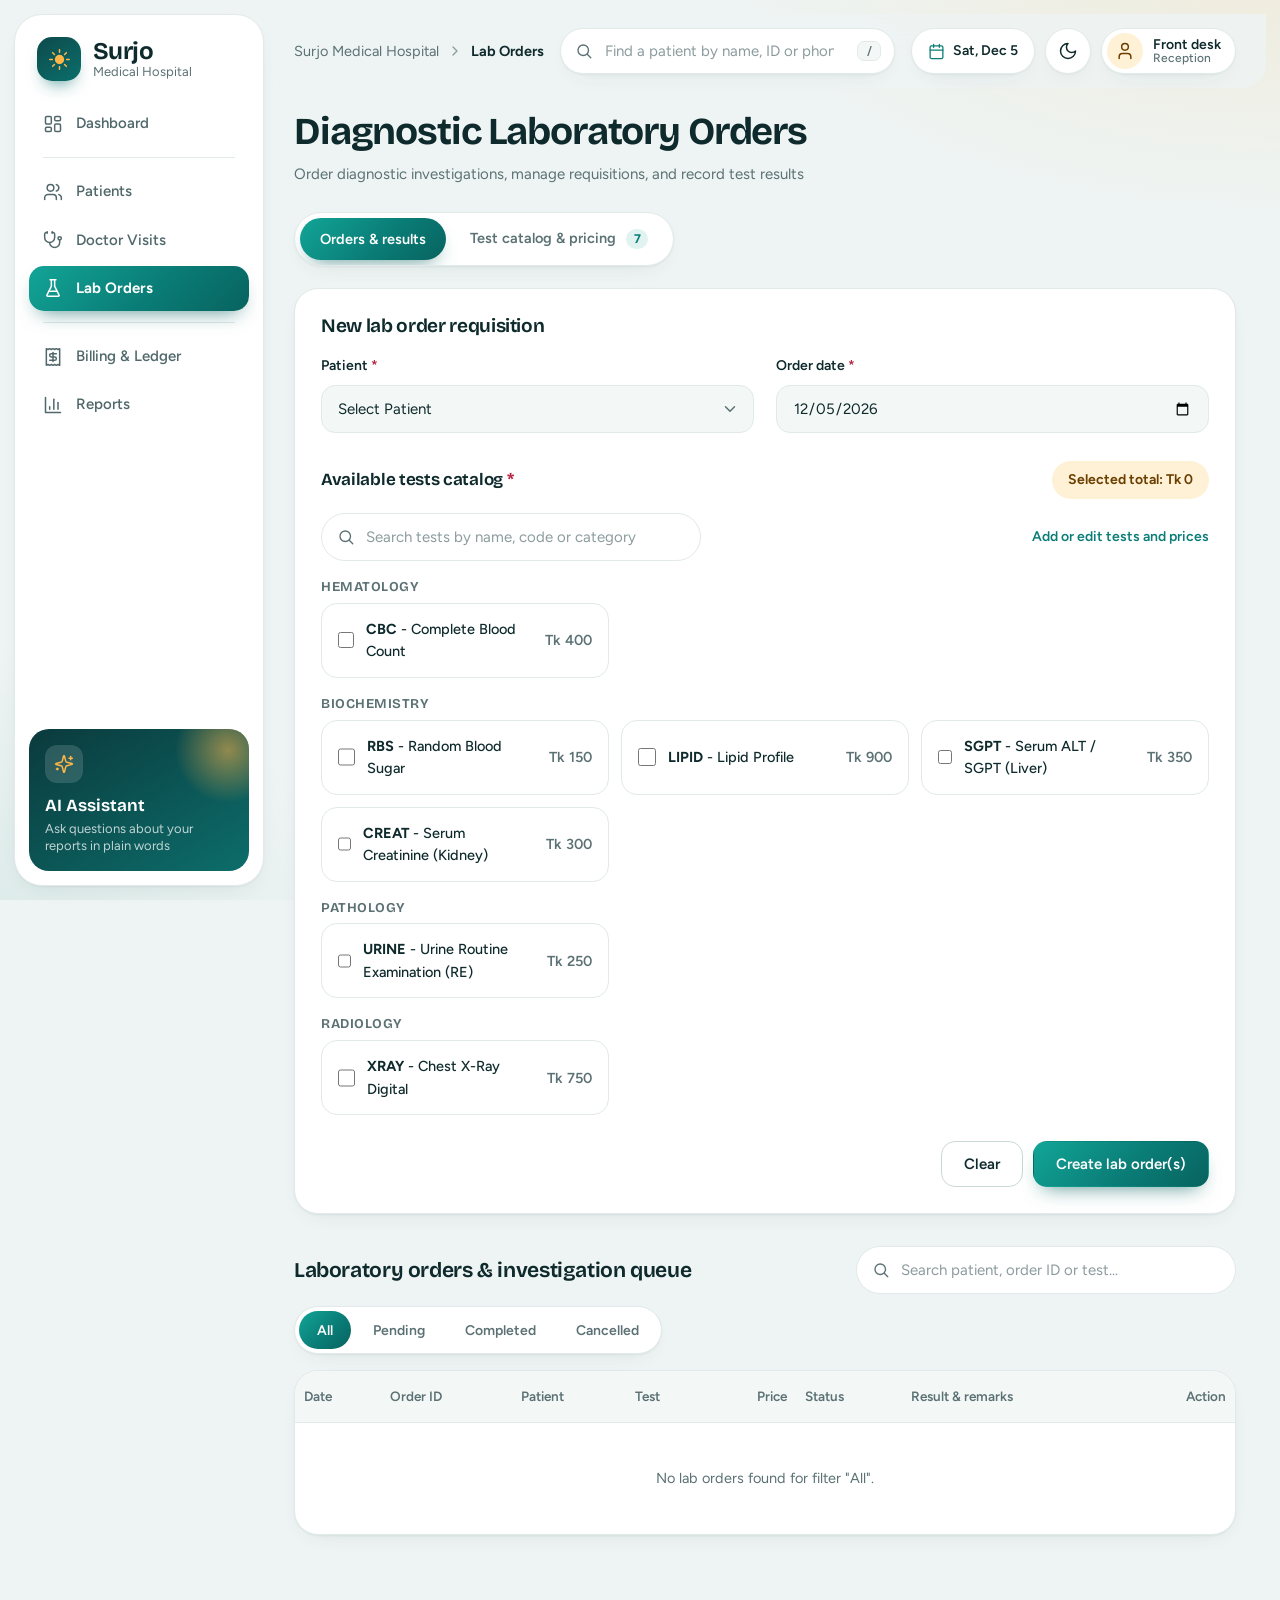
<file: lab.html>
<!DOCTYPE html>
<html lang="en">
<head>
  <meta charset="UTF-8">
  <meta name="viewport" content="width=device-width, initial-scale=1.0">
  <title>Surjo Medical Hospital - Lab Orders</title>
  <meta name="theme-color" content="#0d2b2e">
  <link rel="icon" href="data:image/svg+xml,%3Csvg xmlns='http://www.w3.org/2000/svg' viewBox='0 0 32 32'%3E%3Crect width='32' height='32' rx='9' fill='%230d2b2e'/%3E%3Ccircle cx='16' cy='16' r='5.5' fill='%23ffa726'/%3E%3Cpath d='M16 4.5v3M16 24.5v3M4.5 16h3M24.5 16h3M7.9 7.9l2.1 2.1M22 22l2.1 2.1M7.9 24.1l2.1-2.1M22 10l2.1-2.1' stroke='%23ffa726' stroke-width='2.2' stroke-linecap='round'/%3E%3C/svg%3E">
  <link rel="preload" href="fonts/figtree-latin-wght-normal.woff2" as="font" type="font/woff2" crossorigin>
  <link rel="preload" href="fonts/bricolage-grotesque-latin-wght-normal.woff2" as="font" type="font/woff2" crossorigin>
  <script>(function(){try{var t=localStorage.getItem('smh_theme');if(t==='dark'||t==='light'){document.documentElement.setAttribute('data-theme',t);}}catch(e){}})();</script>
  <link rel="stylesheet" href="css/style.css">
</head>
<body class="page-lab">
  <a class="skip-link" href="#main">Skip to content</a>
  <svg xmlns="http://www.w3.org/2000/svg" width="0" height="0" style="position:absolute" aria-hidden="true" focusable="false">
  <defs>
    <symbol id="i-sun-mark" viewBox="0 0 32 32"><circle cx="16" cy="16" r="5.5" fill="currentColor" stroke="none"/><path d="M16 4.5v3M16 24.5v3M4.5 16h3M24.5 16h3M7.9 7.9l2.1 2.1M22 22l2.1 2.1M7.9 24.1l2.1-2.1M22 10l2.1-2.1"/></symbol>
    <symbol id="i-dashboard" viewBox="0 0 24 24"><rect x="3" y="3" width="7" height="9" rx="1.5"/><rect x="14" y="3" width="7" height="5" rx="1.5"/><rect x="14" y="12" width="7" height="9" rx="1.5"/><rect x="3" y="16" width="7" height="5" rx="1.5"/></symbol>
    <symbol id="i-patients" viewBox="0 0 24 24"><path d="M16 21v-2a4 4 0 0 0-4-4H6a4 4 0 0 0-4 4v2"/><circle cx="9" cy="7" r="4"/><path d="M22 21v-2a4 4 0 0 0-3-3.87"/><path d="M16 3.13a4 4 0 0 1 0 7.75"/></symbol>
    <symbol id="i-user-plus" viewBox="0 0 24 24"><path d="M16 21v-2a4 4 0 0 0-4-4H6a4 4 0 0 0-4 4v2"/><circle cx="9" cy="7" r="4"/><path d="M19 8v6M22 11h-6"/></symbol>
    <symbol id="i-visits" viewBox="0 0 24 24"><path d="M11 2v2"/><path d="M5 2v2"/><path d="M5 3H4a2 2 0 0 0-2 2v4a6 6 0 0 0 12 0V5a2 2 0 0 0-2-2h-1"/><path d="M8 15a6 6 0 0 0 12 0v-3"/><circle cx="20" cy="10" r="2"/></symbol>
    <symbol id="i-lab" viewBox="0 0 24 24"><path d="M10 2v7.527a2 2 0 0 1-.211.896L4.72 20.55a1 1 0 0 0 .9 1.45h12.76a1 1 0 0 0 .9-1.45l-5.069-10.127A2 2 0 0 1 14 9.527V2"/><path d="M8.5 2h7"/><path d="M7 16h10"/></symbol>
    <symbol id="i-billing" viewBox="0 0 24 24"><path d="M4 2v20l2-1 2 1 2-1 2 1 2-1 2 1 2-1 2 1V2l-2 1-2-1-2 1-2-1-2 1-2-1-2 1Z"/><path d="M16 8h-6a2 2 0 1 0 0 4h4a2 2 0 1 1 0 4H8"/><path d="M12 17.5v-11"/></symbol>
    <symbol id="i-banknote" viewBox="0 0 24 24"><rect x="2" y="6" width="20" height="12" rx="2"/><circle cx="12" cy="12" r="2.5"/><path d="M6 12h.01M18 12h.01"/></symbol>
    <symbol id="i-reports" viewBox="0 0 24 24"><path d="M3 3v18h18"/><path d="M18 17V9"/><path d="M13 17V5"/><path d="M8 17v-3"/></symbol>
    <symbol id="i-ai" viewBox="0 0 24 24"><path d="M9.937 15.5A2 2 0 0 0 8.5 14.063l-6.135-1.582a.5.5 0 0 1 0-.962L8.5 9.936A2 2 0 0 0 9.937 8.5l1.582-6.135a.5.5 0 0 1 .963 0L14.063 8.5A2 2 0 0 0 15.5 9.937l6.135 1.581a.5.5 0 0 1 0 .964L15.5 14.063a2 2 0 0 0-1.437 1.437l-1.582 6.135a.5.5 0 0 1-.963 0z"/><path d="M20 3v4"/><path d="M22 5h-4"/><path d="M4 17v2"/><path d="M5 18H3"/></symbol>
    <symbol id="i-menu" viewBox="0 0 24 24"><path d="M4 6h16M4 12h16M4 18h16"/></symbol>
    <symbol id="i-moon" viewBox="0 0 24 24"><path d="M12 3a6 6 0 0 0 9 9 9 9 0 1 1-9-9Z"/></symbol>
    <symbol id="i-sun" viewBox="0 0 24 24"><circle cx="12" cy="12" r="4"/><path d="M12 2v2M12 20v2M4.93 4.93l1.41 1.41M17.66 17.66l1.41 1.41M2 12h2M20 12h2M6.34 17.66l-1.41 1.41M19.07 4.93l-1.41 1.41"/></symbol>
    <symbol id="i-plus" viewBox="0 0 24 24"><path d="M12 5v14M5 12h14"/></symbol>
    <symbol id="i-printer" viewBox="0 0 24 24"><path d="M6 9V2h12v7"/><path d="M6 18H4a2 2 0 0 1-2-2v-5a2 2 0 0 1 2-2h16a2 2 0 0 1 2 2v5a2 2 0 0 1-2 2h-2"/><rect x="6" y="14" width="12" height="8"/></symbol>
    <symbol id="i-send" viewBox="0 0 24 24"><path d="M12 19V5M5 12l7-7 7 7"/></symbol>
    <symbol id="i-search" viewBox="0 0 24 24"><circle cx="11" cy="11" r="7"/><path d="m21 21-4.3-4.3"/></symbol>
  
    <symbol id="i-chevron" viewBox="0 0 24 24"><path d="m9 18 6-6-6-6"/></symbol>
    <symbol id="i-arrow-up-right" viewBox="0 0 24 24"><path d="M7 17 17 7"/><path d="M7 7h10v10"/></symbol>
    <symbol id="i-calendar" viewBox="0 0 24 24"><rect x="3" y="4" width="18" height="18" rx="2"/><path d="M16 2v4M8 2v4M3 10h18"/></symbol>
    <symbol id="i-wallet" viewBox="0 0 24 24"><path d="M19 7V4a1 1 0 0 0-1-1H5a2 2 0 0 0 0 4h15a1 1 0 0 1 1 1v4h-3a2 2 0 0 0 0 4h3a1 1 0 0 0 1-1v-2a1 1 0 0 0-1-1"/><path d="M3 5v14a2 2 0 0 0 2 2h15a1 1 0 0 0 1-1v-4"/></symbol>
    <symbol id="i-alert" viewBox="0 0 24 24"><circle cx="12" cy="12" r="10"/><path d="M12 8v4M12 16h.01"/></symbol>
    <symbol id="i-user" viewBox="0 0 24 24"><path d="M19 21v-2a4 4 0 0 0-4-4H9a4 4 0 0 0-4 4v2"/><circle cx="12" cy="7" r="4"/></symbol>
  </defs>
</svg>

  <div class="app-shell">
    <aside class="sidebar" id="sidebar" aria-label="Main navigation">
      <a href="index.html" class="brand">
          <span class="brand-mark"><svg class="icon" aria-hidden="true" focusable="false"><use href="#i-sun-mark"/></svg></span>
          <span class="brand-text"><span class="brand-name">Surjo</span><span class="brand-sub">Medical Hospital</span></span>
        </a>

      <nav class="main-nav" aria-label="Pages">
        <a href="index.html"><svg class="icon" aria-hidden="true" focusable="false"><use href="#i-dashboard"/></svg><span>Dashboard</span></a>
        <div class="nav-sep" role="presentation"></div>
        <a href="patients.html"><svg class="icon" aria-hidden="true" focusable="false"><use href="#i-patients"/></svg><span>Patients</span></a>
        <a href="visits.html"><svg class="icon" aria-hidden="true" focusable="false"><use href="#i-visits"/></svg><span>Doctor Visits</span></a>
        <a href="lab.html" class="active" aria-current="page"><svg class="icon" aria-hidden="true" focusable="false"><use href="#i-lab"/></svg><span>Lab Orders</span></a>
        <div class="nav-sep" role="presentation"></div>
        <a href="billing.html"><svg class="icon" aria-hidden="true" focusable="false"><use href="#i-billing"/></svg><span>Billing &amp; Ledger</span></a>
        <a href="reports.html"><svg class="icon" aria-hidden="true" focusable="false"><use href="#i-reports"/></svg><span>Reports</span></a>
      </nav>

      <div class="sidebar-foot">
        <a href="ai-chat.html" class="ai-card">
          <span class="ai-spark"><svg class="icon" aria-hidden="true" focusable="false"><use href="#i-ai"/></svg></span>
          <span><strong>AI Assistant</strong><small>Ask questions about your reports in plain words</small></span>
        </a>
      </div>
    </aside>
    <div class="scrim" id="scrim"></div>

    <div class="app-main">
      <header class="topbar">
        <button type="button" class="icon-btn nav-toggle" aria-label="Open menu" aria-controls="sidebar" aria-expanded="false"><svg class="icon" aria-hidden="true" focusable="false"><use href="#i-menu"/></svg></button>
        <a href="index.html" class="brand topbar-brand">
          <span class="brand-mark"><svg class="icon" aria-hidden="true" focusable="false"><use href="#i-sun-mark"/></svg></span>
          <span class="brand-text"><span class="brand-name">Surjo</span><span class="brand-sub">Medical Hospital</span></span>
        </a>
        <nav class="crumbs" aria-label="Breadcrumb"><span>Surjo Medical Hospital</span><svg class="icon" aria-hidden="true" focusable="false"><use href="#i-chevron"/></svg><strong>Lab Orders</strong></nav>
        <form class="top-search" role="search" action="patients.html" method="get">
          <svg class="icon" aria-hidden="true" focusable="false"><use href="#i-search"/></svg>
          <input type="search" name="q" placeholder="Find a patient by name, ID or phone" aria-label="Find a patient by name, ID or phone" autocomplete="off">
          <kbd aria-hidden="true">/</kbd>
        </form>
        <div class="top-actions">
          <span class="date-chip"><svg class="icon" aria-hidden="true" focusable="false"><use href="#i-calendar"/></svg><span id="top-date"></span></span>
          <button type="button" class="icon-btn theme-toggle" aria-label="Switch to dark theme">
            <span class="when-light"><svg class="icon" aria-hidden="true" focusable="false"><use href="#i-moon"/></svg></span>
            <span class="when-dark"><svg class="icon" aria-hidden="true" focusable="false"><use href="#i-sun"/></svg></span>
          </button>
          <span class="avatar-chip"><span class="face"><svg class="icon" aria-hidden="true" focusable="false"><use href="#i-user"/></svg></span><span class="who">Front desk<small>Reception</small></span></span>
        </div>
      </header>

      <main class="main-content" id="main">
        <div class="page-header">
          <div>
            <h1 class="page-title">Diagnostic Laboratory Orders</h1>
            <p class="page-subtitle">Order diagnostic investigations, manage requisitions, and record test results</p>
          </div>
          <div id="lab-alert" class="toast-slot" role="status" aria-live="polite"></div>
        </div>

        <div class="reports-tabs" role="tablist" aria-label="Laboratory sections">
          <button type="button" class="tab-btn active" role="tab" aria-selected="true" data-pane="orders">Orders &amp; results</button>
          <button type="button" class="tab-btn" role="tab" aria-selected="false" data-pane="catalog">Test catalog &amp; pricing <span class="tab-count" aria-label="active tests"></span></button>
        </div>

        <!-- ============ TAB 1: ORDERS ============ -->
        <section class="page-pane active" id="pane-orders">
        <div class="card form-card">
          <h2 class="card-title">New lab order requisition</h2>
          <form id="lab-order-form">
            <div class="form-grid">
              <div class="form-group">
                <label for="lab-patient">Patient <span class="required">*</span></label>
                <select id="lab-patient" required>
                  <option value="">Select Patient</option>
                </select>
              </div>

              <div class="form-group">
                <label for="lab-order-date">Order date <span class="required">*</span></label>
                <input type="date" id="lab-order-date" required>
              </div>
            </div>

            <div class="catalog-head">
              <h3>Available tests catalog <span class="required" style="color: var(--danger-text);">*</span></h3>
              <span class="running-total">Selected total: Tk <span id="lab-running-total">0</span><span id="lab-running-save" class="running-save"></span></span>
            </div>
            <div class="catalog-tools">
              <div class="search-field">
                <svg class="icon" aria-hidden="true" focusable="false"><use href="#i-search"/></svg>
                <input type="text" id="lab-test-search" placeholder="Search tests by name, code or category" aria-label="Search lab tests" autocomplete="off">
              </div>
              <a href="#catalog" class="catalog-link" id="link-manage-catalog">Add or edit tests and prices</a>
            </div>
            <div id="test-catalog-container"></div>

            <div class="form-actions">
              <button type="reset" class="btn btn-secondary">Clear</button>
              <button type="submit" class="btn btn-primary">Create lab order(s)</button>
            </div>
          </form>
        </div>

        <div class="section-head">
          <h2 class="section-title">Laboratory orders &amp; investigation queue</h2>
          <div class="search-field">
            <svg class="icon" aria-hidden="true" focusable="false"><use href="#i-search"/></svg>
            <input type="text" id="lab-order-search" class="search-bar" placeholder="Search patient, order ID or test..." aria-label="Search lab orders">
          </div>
          <div class="filter-tabs" role="group" aria-label="Filter lab orders by status">
            <button type="button" class="filter-btn active" data-filter="All">All</button>
            <button type="button" class="filter-btn" data-filter="Pending">Pending</button>
            <button type="button" class="filter-btn" data-filter="Completed">Completed</button>
            <button type="button" class="filter-btn" data-filter="Cancelled">Cancelled</button>
          </div>
        </div>

        <div class="table-container">
          <table class="compact-table">
            <thead>
              <tr>
                <th>Date</th>
                <th>Order ID</th>
                <th>Patient</th>
                <th>Test</th>
                <th style="text-align: right;">Price</th>
                <th>Status</th>
                <th>Result &amp; remarks</th>
                <th style="text-align: right;">Action</th>
              </tr>
            </thead>
            <tbody id="lab-orders-table-body"></tbody>
          </table>
        </div>
        </section>

        <!-- ============ TAB 2: TEST CATALOG & PRICING ============ -->
        <section class="page-pane" id="pane-catalog" aria-label="Lab test catalog and pricing">
          <div class="section-head">
            <div>
              <h2 class="section-title">Lab test catalog &amp; pricing</h2>
              <p class="section-note">When the lab starts a new service, add it here and it appears in the order form straight away. Edit a price or give a test a discount at any time. A price change applies to <strong>new orders only</strong>; orders already placed keep the price they were billed at.</p>
            </div>
            <div class="action-row">
              <button type="button" class="btn btn-secondary" id="btn-bulk-discount">Discount many tests</button>
              <button type="button" class="btn btn-primary" id="btn-add-test"><svg class="icon" aria-hidden="true" focusable="false"><use href="#i-plus"/></svg>Add new test</button>
            </div>
          </div>

          <div class="manage-toolbar">
            <div class="filter-tabs" role="group" aria-label="Filter tests by availability" id="test-filter">
              <button type="button" class="filter-btn active" data-test-filter="Active">Available <span class="filter-count" data-count-for="Active"></span></button>
              <button type="button" class="filter-btn" data-test-filter="Disabled">Disabled <span class="filter-count" data-count-for="Disabled"></span></button>
              <button type="button" class="filter-btn" data-test-filter="All">All <span class="filter-count" data-count-for="All"></span></button>
            </div>
            <div class="manage-filters">
              <select id="test-category-filter" aria-label="Filter by category"></select>
              <div class="search-field">
                <svg class="icon" aria-hidden="true" focusable="false"><use href="#i-search"/></svg>
                <input type="text" id="test-search" placeholder="Search by code, name or category" aria-label="Search the test catalog" autocomplete="off">
              </div>
            </div>
          </div>

          <div class="table-container">
            <table class="manage-table">
              <thead>
                <tr>
                  <th>Code</th>
                  <th>Test</th>
                  <th>Category</th>
                  <th style="text-align: right;">List price</th>
                  <th>Discount</th>
                  <th style="text-align: right;">Patient pays</th>
                  <th>Status</th>
                  <th style="text-align: right;">Actions</th>
                </tr>
              </thead>
              <tbody id="catalog-table-body"></tbody>
            </table>
          </div>
        </section>

        <!-- Add / edit test dialog -->
        <div class="modal-backdrop" id="test-modal">
          <div class="modal-card" role="dialog" aria-modal="true" aria-labelledby="test-modal-title">
            <h2 id="test-modal-title">Add new test</h2>
            <p class="modal-desc" id="test-modal-desc">The test appears in the order form as soon as you save it.</p>
            <form id="test-form" novalidate>
              <input type="hidden" id="test-edit-code">
              <div class="form-grid">
                <div class="form-group">
                  <label for="test-code">Test code <span class="required">*</span></label>
                  <input type="text" id="test-code" placeholder="e.g. USG, ECG, MRI" maxlength="12" autocomplete="off" style="text-transform: uppercase;">
                </div>
                <div class="form-group">
                  <label for="test-category">Category</label>
                  <input type="text" id="test-category" list="test-category-list" placeholder="e.g. Radiology" maxlength="30" autocomplete="off">
                  <datalist id="test-category-list"></datalist>
                </div>
                <div class="form-group full-width">
                  <label for="test-name">Test name <span class="required">*</span></label>
                  <input type="text" id="test-name" placeholder="e.g. Ultrasonography (Whole Abdomen)" maxlength="70" autocomplete="off">
                </div>
                <div class="form-group">
                  <label for="test-price">List price (Tk) <span class="required">*</span></label>
                  <input type="number" id="test-price" min="0" step="1" placeholder="e.g. 1200">
                </div>
                <div class="form-group">
                  <label for="test-discount">Discount (%)</label>
                  <input type="number" id="test-discount" min="0" max="100" step="1" placeholder="0">
                </div>
                <div class="form-group">
                  <label for="test-until">Discount valid until</label>
                  <input type="date" id="test-until">
                </div>
                <div class="form-group" id="test-active-group">
                  <label for="test-active">Availability</label>
                  <select id="test-active">
                    <option value="true">Available for new orders</option>
                    <option value="false">Disabled (hidden from the order form)</option>
                  </select>
                </div>
              </div>
              <div class="price-preview" id="test-price-preview" aria-live="polite"></div>
              <p class="field-hint" id="test-price-hint" style="display: none;">A new price or discount applies to new orders only. Orders already placed keep the price they were billed at. Leave "valid until" empty for a discount with no end date.</p>
              <p class="field-error" id="test-form-error" role="alert" style="display: none;"></p>
              <div class="form-actions">
                <button type="button" class="btn btn-secondary" id="btn-test-cancel">Cancel</button>
                <button type="submit" class="btn btn-primary" id="btn-test-save">Save test</button>
              </div>
            </form>
          </div>
        </div>

        <!-- Discount many tests dialog -->
        <div class="modal-backdrop" id="bulk-modal">
          <div class="modal-card" role="dialog" aria-modal="true" aria-labelledby="bulk-modal-title">
            <h2 id="bulk-modal-title">Discount many tests</h2>
            <p class="modal-desc">For a health camp or an offer week: set one discount on a whole category, or on every available test. Enter 0 to remove discounts.</p>
            <form id="bulk-form" novalidate>
              <div class="form-grid">
                <div class="form-group full-width">
                  <label for="bulk-category">Apply to</label>
                  <select id="bulk-category"></select>
                </div>
                <div class="form-group">
                  <label for="bulk-percent">Discount (%) <span class="required">*</span></label>
                  <input type="number" id="bulk-percent" min="0" max="100" step="1" placeholder="e.g. 20">
                </div>
                <div class="form-group">
                  <label for="bulk-until">Valid until</label>
                  <input type="date" id="bulk-until">
                </div>
              </div>
              <p class="field-hint" style="display: block;">With a "valid until" date the discount switches off by itself after that day. Leave it empty for no end date.</p>
              <p class="field-error" id="bulk-form-error" role="alert" style="display: none;"></p>
              <div class="form-actions">
                <button type="button" class="btn btn-secondary" id="btn-bulk-cancel">Cancel</button>
                <button type="submit" class="btn btn-primary">Apply discount</button>
              </div>
            </form>
          </div>
        </div>

        <!-- Result entry dialog (fixed-position overlay) -->
        <div class="modal-backdrop" id="result-modal">
          <div class="modal-card" role="dialog" aria-modal="true" aria-labelledby="result-modal-title">
            <h2 id="result-modal-title">Enter laboratory result</h2>
            <p id="modal-order-desc" class="modal-desc"></p>
            <form id="result-form">
              <input type="hidden" id="modal-order-id">
              <div class="form-group" style="margin-bottom: 16px;">
                <label for="modal-result">Clinical result <span class="required">*</span></label>
                <textarea id="modal-result" rows="3" placeholder="e.g. Total WBC: 7,500 /cu mm, Platelets: 220,000 /cu mm" required></textarea>
              </div>
              <div class="form-group" style="margin-bottom: 8px;">
                <label for="modal-remarks">Remarks (optional)</label>
                <textarea id="modal-remarks" rows="2" placeholder="e.g. Normal baseline parameters"></textarea>
              </div>
              <div class="form-actions">
                <button type="button" class="btn btn-secondary" id="btn-close-modal">Cancel</button>
                <button type="submit" class="btn btn-primary" id="btn-result-save">Mark as completed</button>
              </div>
            </form>
          </div>
        </div>
      </main>
    </div>
  </div>

  <script src="js/storage.js"></script>
  <script src="js/reports-logic.js"></script>
  <script src="js/admin-common.js"></script>
  <script src="js/slips.js"></script>
  <script src="js/lab.js"></script>
  <script src="js/lab-catalog.js"></script>
  <script src="js/ui.js"></script>
</body>
</html>
</file>
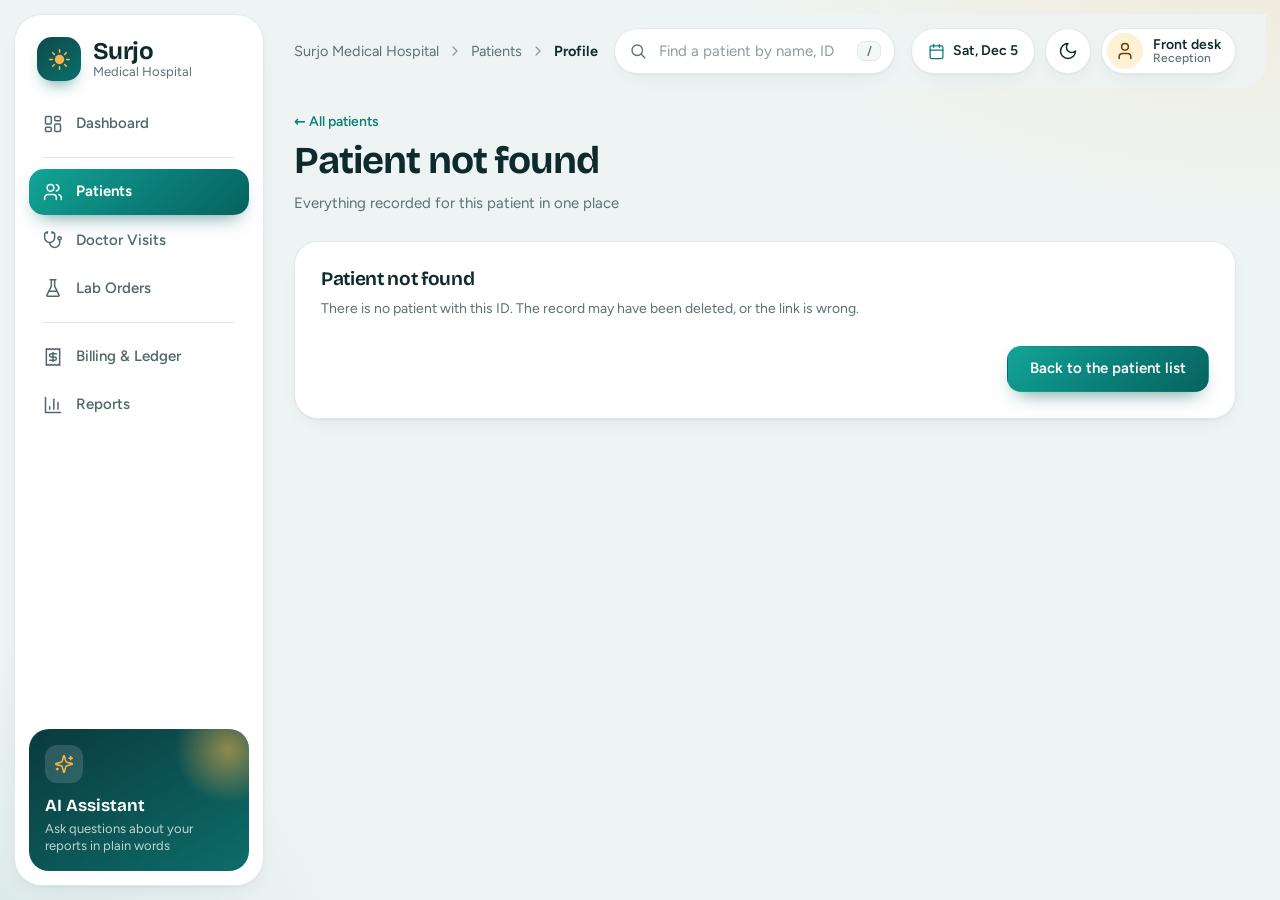
<file: patient.html>
<!DOCTYPE html>
<html lang="en">
<head>
  <meta charset="UTF-8">
  <meta name="viewport" content="width=device-width, initial-scale=1.0">
  <title>Surjo Medical Hospital - Patient profile</title>
  <meta name="theme-color" content="#0d2b2e">
  <link rel="icon" href="data:image/svg+xml,%3Csvg xmlns='http://www.w3.org/2000/svg' viewBox='0 0 32 32'%3E%3Crect width='32' height='32' rx='9' fill='%230d2b2e'/%3E%3Ccircle cx='16' cy='16' r='5.5' fill='%23ffa726'/%3E%3Cpath d='M16 4.5v3M16 24.5v3M4.5 16h3M24.5 16h3M7.9 7.9l2.1 2.1M22 22l2.1 2.1M7.9 24.1l2.1-2.1M22 10l2.1-2.1' stroke='%23ffa726' stroke-width='2.2' stroke-linecap='round'/%3E%3C/svg%3E">
  <link rel="preload" href="fonts/figtree-latin-wght-normal.woff2" as="font" type="font/woff2" crossorigin>
  <link rel="preload" href="fonts/bricolage-grotesque-latin-wght-normal.woff2" as="font" type="font/woff2" crossorigin>
  <script>(function(){try{var t=localStorage.getItem('smh_theme');if(t==='dark'||t==='light'){document.documentElement.setAttribute('data-theme',t);}}catch(e){}})();</script>
  <link rel="stylesheet" href="css/style.css">
</head>
<body class="page-patients">
  <a class="skip-link" href="#main">Skip to content</a>
  <svg xmlns="http://www.w3.org/2000/svg" width="0" height="0" style="position:absolute" aria-hidden="true" focusable="false">
  <defs>
    <symbol id="i-sun-mark" viewBox="0 0 32 32"><circle cx="16" cy="16" r="5.5" fill="currentColor" stroke="none"/><path d="M16 4.5v3M16 24.5v3M4.5 16h3M24.5 16h3M7.9 7.9l2.1 2.1M22 22l2.1 2.1M7.9 24.1l2.1-2.1M22 10l2.1-2.1"/></symbol>
    <symbol id="i-dashboard" viewBox="0 0 24 24"><rect x="3" y="3" width="7" height="9" rx="1.5"/><rect x="14" y="3" width="7" height="5" rx="1.5"/><rect x="14" y="12" width="7" height="9" rx="1.5"/><rect x="3" y="16" width="7" height="5" rx="1.5"/></symbol>
    <symbol id="i-patients" viewBox="0 0 24 24"><path d="M16 21v-2a4 4 0 0 0-4-4H6a4 4 0 0 0-4 4v2"/><circle cx="9" cy="7" r="4"/><path d="M22 21v-2a4 4 0 0 0-3-3.87"/><path d="M16 3.13a4 4 0 0 1 0 7.75"/></symbol>
    <symbol id="i-user-plus" viewBox="0 0 24 24"><path d="M16 21v-2a4 4 0 0 0-4-4H6a4 4 0 0 0-4 4v2"/><circle cx="9" cy="7" r="4"/><path d="M19 8v6M22 11h-6"/></symbol>
    <symbol id="i-visits" viewBox="0 0 24 24"><path d="M11 2v2"/><path d="M5 2v2"/><path d="M5 3H4a2 2 0 0 0-2 2v4a6 6 0 0 0 12 0V5a2 2 0 0 0-2-2h-1"/><path d="M8 15a6 6 0 0 0 12 0v-3"/><circle cx="20" cy="10" r="2"/></symbol>
    <symbol id="i-lab" viewBox="0 0 24 24"><path d="M10 2v7.527a2 2 0 0 1-.211.896L4.72 20.55a1 1 0 0 0 .9 1.45h12.76a1 1 0 0 0 .9-1.45l-5.069-10.127A2 2 0 0 1 14 9.527V2"/><path d="M8.5 2h7"/><path d="M7 16h10"/></symbol>
    <symbol id="i-billing" viewBox="0 0 24 24"><path d="M4 2v20l2-1 2 1 2-1 2 1 2-1 2 1 2-1 2 1V2l-2 1-2-1-2 1-2-1-2 1-2-1-2 1Z"/><path d="M16 8h-6a2 2 0 1 0 0 4h4a2 2 0 1 1 0 4H8"/><path d="M12 17.5v-11"/></symbol>
    <symbol id="i-banknote" viewBox="0 0 24 24"><rect x="2" y="6" width="20" height="12" rx="2"/><circle cx="12" cy="12" r="2.5"/><path d="M6 12h.01M18 12h.01"/></symbol>
    <symbol id="i-reports" viewBox="0 0 24 24"><path d="M3 3v18h18"/><path d="M18 17V9"/><path d="M13 17V5"/><path d="M8 17v-3"/></symbol>
    <symbol id="i-ai" viewBox="0 0 24 24"><path d="M9.937 15.5A2 2 0 0 0 8.5 14.063l-6.135-1.582a.5.5 0 0 1 0-.962L8.5 9.936A2 2 0 0 0 9.937 8.5l1.582-6.135a.5.5 0 0 1 .963 0L14.063 8.5A2 2 0 0 0 15.5 9.937l6.135 1.581a.5.5 0 0 1 0 .964L15.5 14.063a2 2 0 0 0-1.437 1.437l-1.582 6.135a.5.5 0 0 1-.963 0z"/><path d="M20 3v4"/><path d="M22 5h-4"/><path d="M4 17v2"/><path d="M5 18H3"/></symbol>
    <symbol id="i-menu" viewBox="0 0 24 24"><path d="M4 6h16M4 12h16M4 18h16"/></symbol>
    <symbol id="i-moon" viewBox="0 0 24 24"><path d="M12 3a6 6 0 0 0 9 9 9 9 0 1 1-9-9Z"/></symbol>
    <symbol id="i-sun" viewBox="0 0 24 24"><circle cx="12" cy="12" r="4"/><path d="M12 2v2M12 20v2M4.93 4.93l1.41 1.41M17.66 17.66l1.41 1.41M2 12h2M20 12h2M6.34 17.66l-1.41 1.41M19.07 4.93l-1.41 1.41"/></symbol>
    <symbol id="i-plus" viewBox="0 0 24 24"><path d="M12 5v14M5 12h14"/></symbol>
    <symbol id="i-printer" viewBox="0 0 24 24"><path d="M6 9V2h12v7"/><path d="M6 18H4a2 2 0 0 1-2-2v-5a2 2 0 0 1 2-2h16a2 2 0 0 1 2 2v5a2 2 0 0 1-2 2h-2"/><rect x="6" y="14" width="12" height="8"/></symbol>
    <symbol id="i-send" viewBox="0 0 24 24"><path d="M12 19V5M5 12l7-7 7 7"/></symbol>
    <symbol id="i-search" viewBox="0 0 24 24"><circle cx="11" cy="11" r="7"/><path d="m21 21-4.3-4.3"/></symbol>
  
    <symbol id="i-chevron" viewBox="0 0 24 24"><path d="m9 18 6-6-6-6"/></symbol>
    <symbol id="i-arrow-up-right" viewBox="0 0 24 24"><path d="M7 17 17 7"/><path d="M7 7h10v10"/></symbol>
    <symbol id="i-calendar" viewBox="0 0 24 24"><rect x="3" y="4" width="18" height="18" rx="2"/><path d="M16 2v4M8 2v4M3 10h18"/></symbol>
    <symbol id="i-wallet" viewBox="0 0 24 24"><path d="M19 7V4a1 1 0 0 0-1-1H5a2 2 0 0 0 0 4h15a1 1 0 0 1 1 1v4h-3a2 2 0 0 0 0 4h3a1 1 0 0 0 1-1v-2a1 1 0 0 0-1-1"/><path d="M3 5v14a2 2 0 0 0 2 2h15a1 1 0 0 0 1-1v-4"/></symbol>
    <symbol id="i-alert" viewBox="0 0 24 24"><circle cx="12" cy="12" r="10"/><path d="M12 8v4M12 16h.01"/></symbol>
    <symbol id="i-user" viewBox="0 0 24 24"><path d="M19 21v-2a4 4 0 0 0-4-4H9a4 4 0 0 0-4 4v2"/><circle cx="12" cy="7" r="4"/></symbol>
  </defs>
</svg>

  <div class="app-shell">
    <aside class="sidebar" id="sidebar" aria-label="Main navigation">
      <a href="index.html" class="brand">
          <span class="brand-mark"><svg class="icon" aria-hidden="true" focusable="false"><use href="#i-sun-mark"/></svg></span>
          <span class="brand-text"><span class="brand-name">Surjo</span><span class="brand-sub">Medical Hospital</span></span>
        </a>

      <nav class="main-nav" aria-label="Pages">
        <a href="index.html"><svg class="icon" aria-hidden="true" focusable="false"><use href="#i-dashboard"/></svg><span>Dashboard</span></a>
        <div class="nav-sep" role="presentation"></div>
        <a href="patients.html" class="active" aria-current="page"><svg class="icon" aria-hidden="true" focusable="false"><use href="#i-patients"/></svg><span>Patients</span></a>
        <a href="visits.html"><svg class="icon" aria-hidden="true" focusable="false"><use href="#i-visits"/></svg><span>Doctor Visits</span></a>
        <a href="lab.html"><svg class="icon" aria-hidden="true" focusable="false"><use href="#i-lab"/></svg><span>Lab Orders</span></a>
        <div class="nav-sep" role="presentation"></div>
        <a href="billing.html"><svg class="icon" aria-hidden="true" focusable="false"><use href="#i-billing"/></svg><span>Billing &amp; Ledger</span></a>
        <a href="reports.html"><svg class="icon" aria-hidden="true" focusable="false"><use href="#i-reports"/></svg><span>Reports</span></a>
      </nav>

      <div class="sidebar-foot">
        <a href="ai-chat.html" class="ai-card">
          <span class="ai-spark"><svg class="icon" aria-hidden="true" focusable="false"><use href="#i-ai"/></svg></span>
          <span><strong>AI Assistant</strong><small>Ask questions about your reports in plain words</small></span>
        </a>
      </div>
    </aside>
    <div class="scrim" id="scrim"></div>

    <div class="app-main">
      <header class="topbar">
        <button type="button" class="icon-btn nav-toggle" aria-label="Open menu" aria-controls="sidebar" aria-expanded="false"><svg class="icon" aria-hidden="true" focusable="false"><use href="#i-menu"/></svg></button>
        <a href="index.html" class="brand topbar-brand">
          <span class="brand-mark"><svg class="icon" aria-hidden="true" focusable="false"><use href="#i-sun-mark"/></svg></span>
          <span class="brand-text"><span class="brand-name">Surjo</span><span class="brand-sub">Medical Hospital</span></span>
        </a>
        <nav class="crumbs" aria-label="Breadcrumb"><span>Surjo Medical Hospital</span><svg class="icon" aria-hidden="true" focusable="false"><use href="#i-chevron"/></svg><a href="patients.html">Patients</a><svg class="icon" aria-hidden="true" focusable="false"><use href="#i-chevron"/></svg><strong>Profile</strong></nav>
        <form class="top-search" role="search" action="patients.html" method="get">
          <svg class="icon" aria-hidden="true" focusable="false"><use href="#i-search"/></svg>
          <input type="search" name="q" placeholder="Find a patient by name, ID or phone" aria-label="Find a patient by name, ID or phone" autocomplete="off">
          <kbd aria-hidden="true">/</kbd>
        </form>
        <div class="top-actions">
          <span class="date-chip"><svg class="icon" aria-hidden="true" focusable="false"><use href="#i-calendar"/></svg><span id="top-date"></span></span>
          <button type="button" class="icon-btn theme-toggle" aria-label="Switch to dark theme">
            <span class="when-light"><svg class="icon" aria-hidden="true" focusable="false"><use href="#i-moon"/></svg></span>
            <span class="when-dark"><svg class="icon" aria-hidden="true" focusable="false"><use href="#i-sun"/></svg></span>
          </button>
          <span class="avatar-chip"><span class="face"><svg class="icon" aria-hidden="true" focusable="false"><use href="#i-user"/></svg></span><span class="who">Front desk<small>Reception</small></span></span>
        </div>
      </header>

      <main class="main-content" id="main">
        <div class="page-header">
          <div>
            <a href="patients.html" class="back-link">&larr; All patients</a>
            <h1 class="page-title" id="pp-title">Patient profile</h1>
            <p class="page-subtitle" id="pp-sub">Everything recorded for this patient in one place</p>
          </div>
          <div id="pp-alert" class="toast-slot" role="status" aria-live="polite"></div>
        </div>

        <div class="card" id="pp-missing" style="display: none;">
          <h2 class="card-title">Patient not found</h2>
          <p class="card-note">There is no patient with this ID. The record may have been deleted, or the link is wrong.</p>
          <div class="form-actions"><a class="btn btn-primary" href="patients.html">Back to the patient list</a></div>
        </div>

        <div id="pp-content" style="display: none;">
          <!-- Who the patient is, plus quick actions -->
          <div class="card profile-card">
            <div class="profile-who">
              <span class="avatar avatar-lg" id="pp-avatar" aria-hidden="true"></span>
              <div>
                <h2 class="profile-name" id="pp-name"></h2>
                <p class="profile-line" id="pp-line"></p>
              </div>
            </div>
            <dl class="profile-facts" id="pp-facts"></dl>
            <div class="profile-actions">
              <a class="btn btn-primary" id="pp-act-visit" href="#">New consultation</a>
              <a class="btn btn-secondary" id="pp-act-lab" href="#">Order lab test</a>
              <a class="btn btn-secondary" id="pp-act-bill" href="#">Billing &amp; payments</a>
              <a class="btn btn-secondary" id="pp-act-edit" href="#">Edit details</a>
            </div>
          </div>

          <!-- Money summary (same numbers as the Billing page) -->
          <div class="ledger-grid profile-ledger" id="pp-ledger"></div>
          <p class="credit-note" id="pp-credit" style="display: none;"></p>

          <div class="section-head"><h2 class="section-title">Doctor visits <span class="count-chip" id="pp-count-visits"></span></h2></div>
          <div class="table-container">
            <table>
              <thead>
                <tr>
                  <th>Date</th><th>Visit ID</th><th>Doctor</th><th>Diagnosis</th><th>Medicines</th>
                  <th style="text-align: right;">Fee (Tk)</th><th style="text-align: right;">Prescription</th>
                </tr>
              </thead>
              <tbody id="pp-visits"></tbody>
            </table>
          </div>

          <div class="section-head"><h2 class="section-title">Lab orders &amp; results <span class="count-chip" id="pp-count-labs"></span></h2></div>
          <div class="table-container">
            <table>
              <thead>
                <tr>
                  <th>Date</th><th>Order ID</th><th>Test</th><th style="text-align: right;">Price</th>
                  <th>Status</th><th>Result</th><th style="text-align: right;">Report</th>
                </tr>
              </thead>
              <tbody id="pp-labs"></tbody>
            </table>
          </div>

          <div class="section-head"><h2 class="section-title">Payments &amp; refunds <span class="count-chip" id="pp-count-pays"></span></h2></div>
          <div class="table-container">
            <table>
              <thead>
                <tr>
                  <th>Date</th><th>Receipt ID</th><th>Method</th><th style="text-align: right;">Visit</th>
                  <th style="text-align: right;">Lab</th><th style="text-align: right;">Total</th><th>Note</th>
                </tr>
              </thead>
              <tbody id="pp-pays"></tbody>
            </table>
          </div>

          <div id="pp-discount-section" style="display: none;">
            <div class="section-head"><h2 class="section-title">Discounts given <span class="count-chip" id="pp-count-discs"></span></h2></div>
            <div class="table-container">
              <table>
                <thead>
                  <tr>
                    <th>Date</th><th>Discount ID</th><th style="text-align: right;">Amount</th><th>Reason</th><th>Approved by</th><th>Status</th>
                  </tr>
                </thead>
                <tbody id="pp-discs"></tbody>
              </table>
            </div>
          </div>
        </div>
      </main>
    </div>
  </div>

  <script src="js/storage.js"></script>
  <script src="js/reports-logic.js"></script>
  <script src="js/admin-common.js"></script>
  <script src="js/slips.js"></script>
  <script src="js/patient-profile.js"></script>
  <script src="js/ui.js"></script>
</body>
</html>
</file>
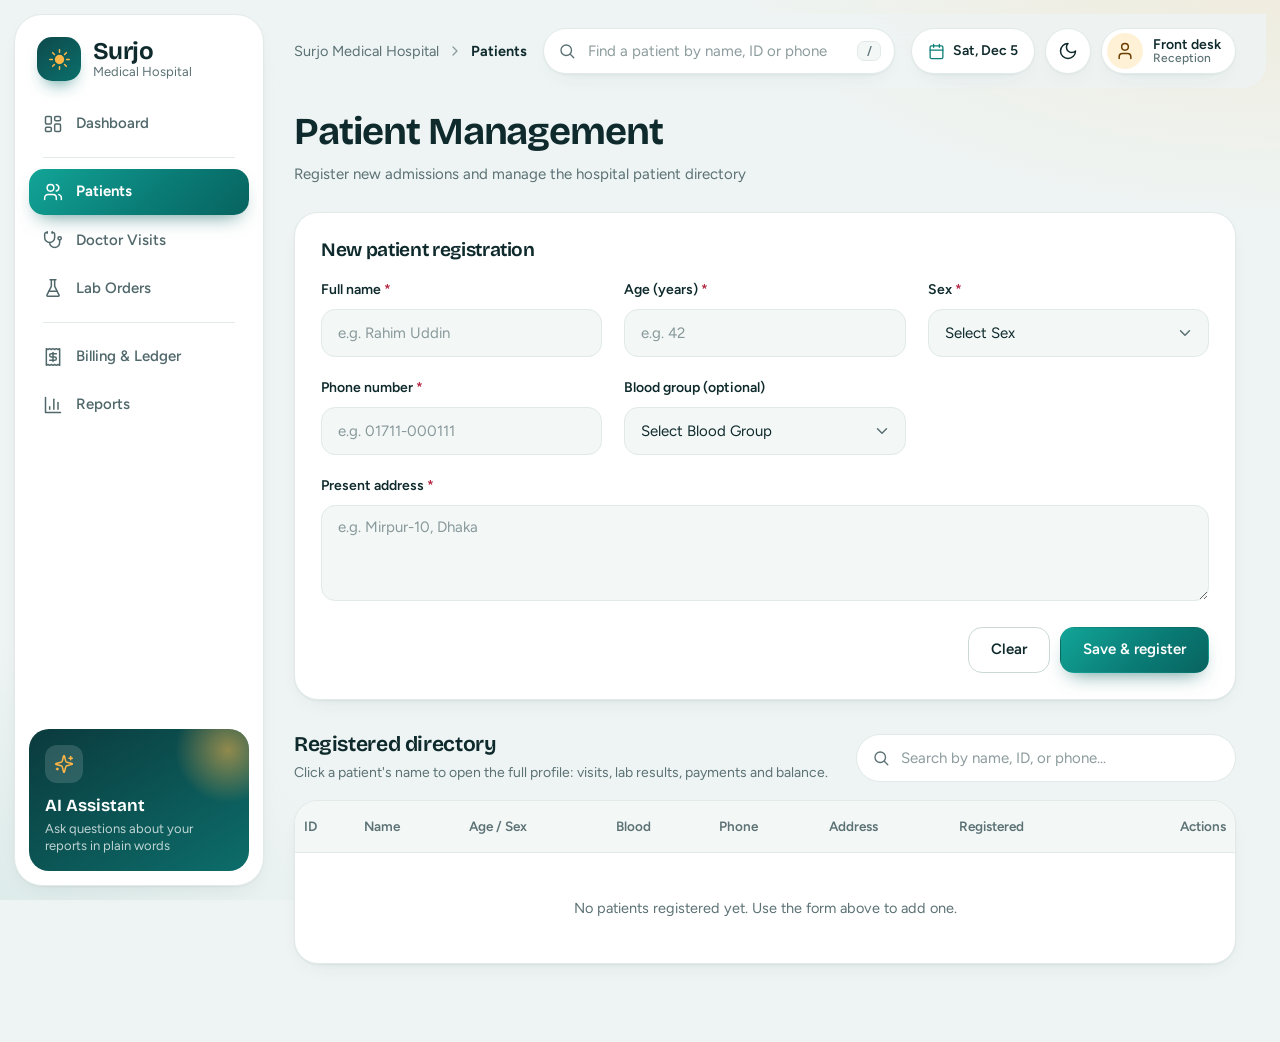
<file: patients.html>
<!DOCTYPE html>
<html lang="en">
<head>
  <meta charset="UTF-8">
  <meta name="viewport" content="width=device-width, initial-scale=1.0">
  <title>Surjo Medical Hospital - Patients</title>
  <meta name="theme-color" content="#0d2b2e">
  <link rel="icon" href="data:image/svg+xml,%3Csvg xmlns='http://www.w3.org/2000/svg' viewBox='0 0 32 32'%3E%3Crect width='32' height='32' rx='9' fill='%230d2b2e'/%3E%3Ccircle cx='16' cy='16' r='5.5' fill='%23ffa726'/%3E%3Cpath d='M16 4.5v3M16 24.5v3M4.5 16h3M24.5 16h3M7.9 7.9l2.1 2.1M22 22l2.1 2.1M7.9 24.1l2.1-2.1M22 10l2.1-2.1' stroke='%23ffa726' stroke-width='2.2' stroke-linecap='round'/%3E%3C/svg%3E">
  <link rel="preload" href="fonts/figtree-latin-wght-normal.woff2" as="font" type="font/woff2" crossorigin>
  <link rel="preload" href="fonts/bricolage-grotesque-latin-wght-normal.woff2" as="font" type="font/woff2" crossorigin>
  <script>(function(){try{var t=localStorage.getItem('smh_theme');if(t==='dark'||t==='light'){document.documentElement.setAttribute('data-theme',t);}}catch(e){}})();</script>
  <link rel="stylesheet" href="css/style.css">
</head>
<body class="page-patients">
  <a class="skip-link" href="#main">Skip to content</a>
  <svg xmlns="http://www.w3.org/2000/svg" width="0" height="0" style="position:absolute" aria-hidden="true" focusable="false">
  <defs>
    <symbol id="i-sun-mark" viewBox="0 0 32 32"><circle cx="16" cy="16" r="5.5" fill="currentColor" stroke="none"/><path d="M16 4.5v3M16 24.5v3M4.5 16h3M24.5 16h3M7.9 7.9l2.1 2.1M22 22l2.1 2.1M7.9 24.1l2.1-2.1M22 10l2.1-2.1"/></symbol>
    <symbol id="i-dashboard" viewBox="0 0 24 24"><rect x="3" y="3" width="7" height="9" rx="1.5"/><rect x="14" y="3" width="7" height="5" rx="1.5"/><rect x="14" y="12" width="7" height="9" rx="1.5"/><rect x="3" y="16" width="7" height="5" rx="1.5"/></symbol>
    <symbol id="i-patients" viewBox="0 0 24 24"><path d="M16 21v-2a4 4 0 0 0-4-4H6a4 4 0 0 0-4 4v2"/><circle cx="9" cy="7" r="4"/><path d="M22 21v-2a4 4 0 0 0-3-3.87"/><path d="M16 3.13a4 4 0 0 1 0 7.75"/></symbol>
    <symbol id="i-user-plus" viewBox="0 0 24 24"><path d="M16 21v-2a4 4 0 0 0-4-4H6a4 4 0 0 0-4 4v2"/><circle cx="9" cy="7" r="4"/><path d="M19 8v6M22 11h-6"/></symbol>
    <symbol id="i-visits" viewBox="0 0 24 24"><path d="M11 2v2"/><path d="M5 2v2"/><path d="M5 3H4a2 2 0 0 0-2 2v4a6 6 0 0 0 12 0V5a2 2 0 0 0-2-2h-1"/><path d="M8 15a6 6 0 0 0 12 0v-3"/><circle cx="20" cy="10" r="2"/></symbol>
    <symbol id="i-lab" viewBox="0 0 24 24"><path d="M10 2v7.527a2 2 0 0 1-.211.896L4.72 20.55a1 1 0 0 0 .9 1.45h12.76a1 1 0 0 0 .9-1.45l-5.069-10.127A2 2 0 0 1 14 9.527V2"/><path d="M8.5 2h7"/><path d="M7 16h10"/></symbol>
    <symbol id="i-billing" viewBox="0 0 24 24"><path d="M4 2v20l2-1 2 1 2-1 2 1 2-1 2 1 2-1 2 1V2l-2 1-2-1-2 1-2-1-2 1-2-1-2 1Z"/><path d="M16 8h-6a2 2 0 1 0 0 4h4a2 2 0 1 1 0 4H8"/><path d="M12 17.5v-11"/></symbol>
    <symbol id="i-banknote" viewBox="0 0 24 24"><rect x="2" y="6" width="20" height="12" rx="2"/><circle cx="12" cy="12" r="2.5"/><path d="M6 12h.01M18 12h.01"/></symbol>
    <symbol id="i-reports" viewBox="0 0 24 24"><path d="M3 3v18h18"/><path d="M18 17V9"/><path d="M13 17V5"/><path d="M8 17v-3"/></symbol>
    <symbol id="i-ai" viewBox="0 0 24 24"><path d="M9.937 15.5A2 2 0 0 0 8.5 14.063l-6.135-1.582a.5.5 0 0 1 0-.962L8.5 9.936A2 2 0 0 0 9.937 8.5l1.582-6.135a.5.5 0 0 1 .963 0L14.063 8.5A2 2 0 0 0 15.5 9.937l6.135 1.581a.5.5 0 0 1 0 .964L15.5 14.063a2 2 0 0 0-1.437 1.437l-1.582 6.135a.5.5 0 0 1-.963 0z"/><path d="M20 3v4"/><path d="M22 5h-4"/><path d="M4 17v2"/><path d="M5 18H3"/></symbol>
    <symbol id="i-menu" viewBox="0 0 24 24"><path d="M4 6h16M4 12h16M4 18h16"/></symbol>
    <symbol id="i-moon" viewBox="0 0 24 24"><path d="M12 3a6 6 0 0 0 9 9 9 9 0 1 1-9-9Z"/></symbol>
    <symbol id="i-sun" viewBox="0 0 24 24"><circle cx="12" cy="12" r="4"/><path d="M12 2v2M12 20v2M4.93 4.93l1.41 1.41M17.66 17.66l1.41 1.41M2 12h2M20 12h2M6.34 17.66l-1.41 1.41M19.07 4.93l-1.41 1.41"/></symbol>
    <symbol id="i-plus" viewBox="0 0 24 24"><path d="M12 5v14M5 12h14"/></symbol>
    <symbol id="i-printer" viewBox="0 0 24 24"><path d="M6 9V2h12v7"/><path d="M6 18H4a2 2 0 0 1-2-2v-5a2 2 0 0 1 2-2h16a2 2 0 0 1 2 2v5a2 2 0 0 1-2 2h-2"/><rect x="6" y="14" width="12" height="8"/></symbol>
    <symbol id="i-send" viewBox="0 0 24 24"><path d="M12 19V5M5 12l7-7 7 7"/></symbol>
    <symbol id="i-search" viewBox="0 0 24 24"><circle cx="11" cy="11" r="7"/><path d="m21 21-4.3-4.3"/></symbol>
  
    <symbol id="i-chevron" viewBox="0 0 24 24"><path d="m9 18 6-6-6-6"/></symbol>
    <symbol id="i-arrow-up-right" viewBox="0 0 24 24"><path d="M7 17 17 7"/><path d="M7 7h10v10"/></symbol>
    <symbol id="i-calendar" viewBox="0 0 24 24"><rect x="3" y="4" width="18" height="18" rx="2"/><path d="M16 2v4M8 2v4M3 10h18"/></symbol>
    <symbol id="i-wallet" viewBox="0 0 24 24"><path d="M19 7V4a1 1 0 0 0-1-1H5a2 2 0 0 0 0 4h15a1 1 0 0 1 1 1v4h-3a2 2 0 0 0 0 4h3a1 1 0 0 0 1-1v-2a1 1 0 0 0-1-1"/><path d="M3 5v14a2 2 0 0 0 2 2h15a1 1 0 0 0 1-1v-4"/></symbol>
    <symbol id="i-alert" viewBox="0 0 24 24"><circle cx="12" cy="12" r="10"/><path d="M12 8v4M12 16h.01"/></symbol>
    <symbol id="i-user" viewBox="0 0 24 24"><path d="M19 21v-2a4 4 0 0 0-4-4H9a4 4 0 0 0-4 4v2"/><circle cx="12" cy="7" r="4"/></symbol>
  </defs>
</svg>

  <div class="app-shell">
    <aside class="sidebar" id="sidebar" aria-label="Main navigation">
      <a href="index.html" class="brand">
          <span class="brand-mark"><svg class="icon" aria-hidden="true" focusable="false"><use href="#i-sun-mark"/></svg></span>
          <span class="brand-text"><span class="brand-name">Surjo</span><span class="brand-sub">Medical Hospital</span></span>
        </a>

      <nav class="main-nav" aria-label="Pages">
        <a href="index.html"><svg class="icon" aria-hidden="true" focusable="false"><use href="#i-dashboard"/></svg><span>Dashboard</span></a>
        <div class="nav-sep" role="presentation"></div>
        <a href="patients.html" class="active" aria-current="page"><svg class="icon" aria-hidden="true" focusable="false"><use href="#i-patients"/></svg><span>Patients</span></a>
        <a href="visits.html"><svg class="icon" aria-hidden="true" focusable="false"><use href="#i-visits"/></svg><span>Doctor Visits</span></a>
        <a href="lab.html"><svg class="icon" aria-hidden="true" focusable="false"><use href="#i-lab"/></svg><span>Lab Orders</span></a>
        <div class="nav-sep" role="presentation"></div>
        <a href="billing.html"><svg class="icon" aria-hidden="true" focusable="false"><use href="#i-billing"/></svg><span>Billing &amp; Ledger</span></a>
        <a href="reports.html"><svg class="icon" aria-hidden="true" focusable="false"><use href="#i-reports"/></svg><span>Reports</span></a>
      </nav>

      <div class="sidebar-foot">
        <a href="ai-chat.html" class="ai-card">
          <span class="ai-spark"><svg class="icon" aria-hidden="true" focusable="false"><use href="#i-ai"/></svg></span>
          <span><strong>AI Assistant</strong><small>Ask questions about your reports in plain words</small></span>
        </a>
      </div>
    </aside>
    <div class="scrim" id="scrim"></div>

    <div class="app-main">
      <header class="topbar">
        <button type="button" class="icon-btn nav-toggle" aria-label="Open menu" aria-controls="sidebar" aria-expanded="false"><svg class="icon" aria-hidden="true" focusable="false"><use href="#i-menu"/></svg></button>
        <a href="index.html" class="brand topbar-brand">
          <span class="brand-mark"><svg class="icon" aria-hidden="true" focusable="false"><use href="#i-sun-mark"/></svg></span>
          <span class="brand-text"><span class="brand-name">Surjo</span><span class="brand-sub">Medical Hospital</span></span>
        </a>
        <nav class="crumbs" aria-label="Breadcrumb"><span>Surjo Medical Hospital</span><svg class="icon" aria-hidden="true" focusable="false"><use href="#i-chevron"/></svg><strong>Patients</strong></nav>
        <form class="top-search" role="search" action="patients.html" method="get">
          <svg class="icon" aria-hidden="true" focusable="false"><use href="#i-search"/></svg>
          <input type="search" name="q" placeholder="Find a patient by name, ID or phone" aria-label="Find a patient by name, ID or phone" autocomplete="off">
          <kbd aria-hidden="true">/</kbd>
        </form>
        <div class="top-actions">
          <span class="date-chip"><svg class="icon" aria-hidden="true" focusable="false"><use href="#i-calendar"/></svg><span id="top-date"></span></span>
          <button type="button" class="icon-btn theme-toggle" aria-label="Switch to dark theme">
            <span class="when-light"><svg class="icon" aria-hidden="true" focusable="false"><use href="#i-moon"/></svg></span>
            <span class="when-dark"><svg class="icon" aria-hidden="true" focusable="false"><use href="#i-sun"/></svg></span>
          </button>
          <span class="avatar-chip"><span class="face"><svg class="icon" aria-hidden="true" focusable="false"><use href="#i-user"/></svg></span><span class="who">Front desk<small>Reception</small></span></span>
        </div>
      </header>

      <main class="main-content" id="main">
        <div class="page-header">
          <div>
            <h1 class="page-title">Patient Management</h1>
            <p class="page-subtitle">Register new admissions and manage the hospital patient directory</p>
          </div>
          <div id="patient-alert" class="toast-slot" role="status" aria-live="polite"></div>
        </div>

        <!-- Registration form -->
        <div class="card form-card">
          <h2 class="card-title">New patient registration</h2>
          <form id="patient-form">
            <div class="form-grid form-grid-patient">
              <div class="form-group">
                <label for="patient-name">Full name <span class="required">*</span></label>
                <input type="text" id="patient-name" placeholder="e.g. Rahim Uddin" required>
              </div>

              <div class="form-group">
                <label for="patient-age">Age (years) <span class="required">*</span></label>
                <input type="number" id="patient-age" min="0" max="130" placeholder="e.g. 42" required>
              </div>

              <div class="form-group">
                <label for="patient-sex">Sex <span class="required">*</span></label>
                <select id="patient-sex" required>
                  <option value="">Select Sex</option>
                  <option value="Male">Male</option>
                  <option value="Female">Female</option>
                  <option value="Other">Other</option>
                </select>
              </div>

              <div class="form-group">
                <label for="patient-phone">Phone number <span class="required">*</span></label>
                <input type="tel" id="patient-phone" placeholder="e.g. 01711-000111" required autocomplete="off">
              </div>

              <div class="form-group">
                <label for="patient-blood">Blood group (optional)</label>
                <select id="patient-blood">
                  <option value="">Select Blood Group</option>
                  <option value="A+">A+</option>
                  <option value="A-">A-</option>
                  <option value="B+">B+</option>
                  <option value="B-">B-</option>
                  <option value="O+">O+</option>
                  <option value="O-">O-</option>
                  <option value="AB+">AB+</option>
                  <option value="AB-">AB-</option>
                </select>
              </div>

              <div class="form-group full-width">
                <label for="patient-address">Present address <span class="required">*</span></label>
                <textarea id="patient-address" rows="2" placeholder="e.g. Mirpur-10, Dhaka" required></textarea>
              </div>
            </div>

            <div class="form-actions">
              <button type="reset" class="btn btn-secondary">Clear</button>
              <button type="submit" class="btn btn-primary">Save &amp; register</button>
            </div>
          </form>
        </div>

        <!-- Searchable directory -->
        <div class="section-head">
          <div>
            <h2 class="section-title">Registered directory</h2>
            <p class="section-note">Click a patient's name to open the full profile: visits, lab results, payments and balance.</p>
          </div>
          <div class="search-field">
            <svg class="icon" aria-hidden="true" focusable="false"><use href="#i-search"/></svg>
            <input type="text" id="patient-search" class="search-bar" placeholder="Search by name, ID, or phone..." aria-label="Search patients by name, ID, or phone">
          </div>
        </div>

        <div class="table-container">
          <table class="compact-table">
            <thead>
              <tr>
                <th>ID</th>
                <th>Name</th>
                <th>Age / Sex</th>
                <th>Blood</th>
                <th>Phone</th>
                <th>Address</th>
                <th>Registered</th>
                <th style="text-align: right;">Actions</th>
              </tr>
            </thead>
            <tbody id="patients-table-body">
              <!-- Populated dynamically by patients.js -->
            </tbody>
          </table>
        </div>

        <!-- Edit patient dialog -->
        <div class="modal-backdrop" id="patient-modal">
          <div class="modal-card" role="dialog" aria-modal="true" aria-labelledby="patient-modal-title">
            <h2 id="patient-modal-title">Edit patient</h2>
            <p class="modal-desc" id="patient-modal-desc"></p>
            <form id="patient-edit-form" novalidate>
              <input type="hidden" id="edit-patient-id">
              <div class="form-grid">
                <div class="form-group full-width">
                  <label for="edit-name">Full name <span class="required">*</span></label>
                  <input type="text" id="edit-name" maxlength="80" autocomplete="off">
                </div>
                <div class="form-group">
                  <label for="edit-age">Age (years) <span class="required">*</span></label>
                  <input type="number" id="edit-age" min="0" max="130">
                </div>
                <div class="form-group">
                  <label for="edit-sex">Sex <span class="required">*</span></label>
                  <select id="edit-sex">
                    <option value="Male">Male</option>
                    <option value="Female">Female</option>
                    <option value="Other">Other</option>
                  </select>
                </div>
                <div class="form-group">
                  <label for="edit-phone">Phone number <span class="required">*</span></label>
                  <input type="tel" id="edit-phone" placeholder="e.g. 01711-000111" autocomplete="off">
                </div>
                <div class="form-group">
                  <label for="edit-blood">Blood group (optional)</label>
                  <select id="edit-blood">
                    <option value="">Select Blood Group</option>
                    <option value="A+">A+</option>
                    <option value="A-">A-</option>
                    <option value="B+">B+</option>
                    <option value="B-">B-</option>
                    <option value="O+">O+</option>
                    <option value="O-">O-</option>
                    <option value="AB+">AB+</option>
                    <option value="AB-">AB-</option>
                  </select>
                </div>
                <div class="form-group full-width">
                  <label for="edit-address">Present address <span class="required">*</span></label>
                  <textarea id="edit-address" rows="2" maxlength="160"></textarea>
                </div>
              </div>
              <p class="field-hint">The patient ID and registration date cannot be changed, so old visits, bills and reports stay linked.</p>
              <p class="field-error" id="patient-form-error" role="alert" style="display: none;"></p>
              <div class="form-actions">
                <button type="button" class="btn btn-secondary" id="btn-patient-cancel">Cancel</button>
                <button type="submit" class="btn btn-primary">Save changes</button>
              </div>
            </form>
          </div>
        </div>
      </main>
    </div>
  </div>

  <script src="js/storage.js"></script>
  <script src="js/admin-common.js"></script>
  <script src="js/patients.js"></script>
  <script src="js/ui.js"></script>
</body>
</html>
</file>
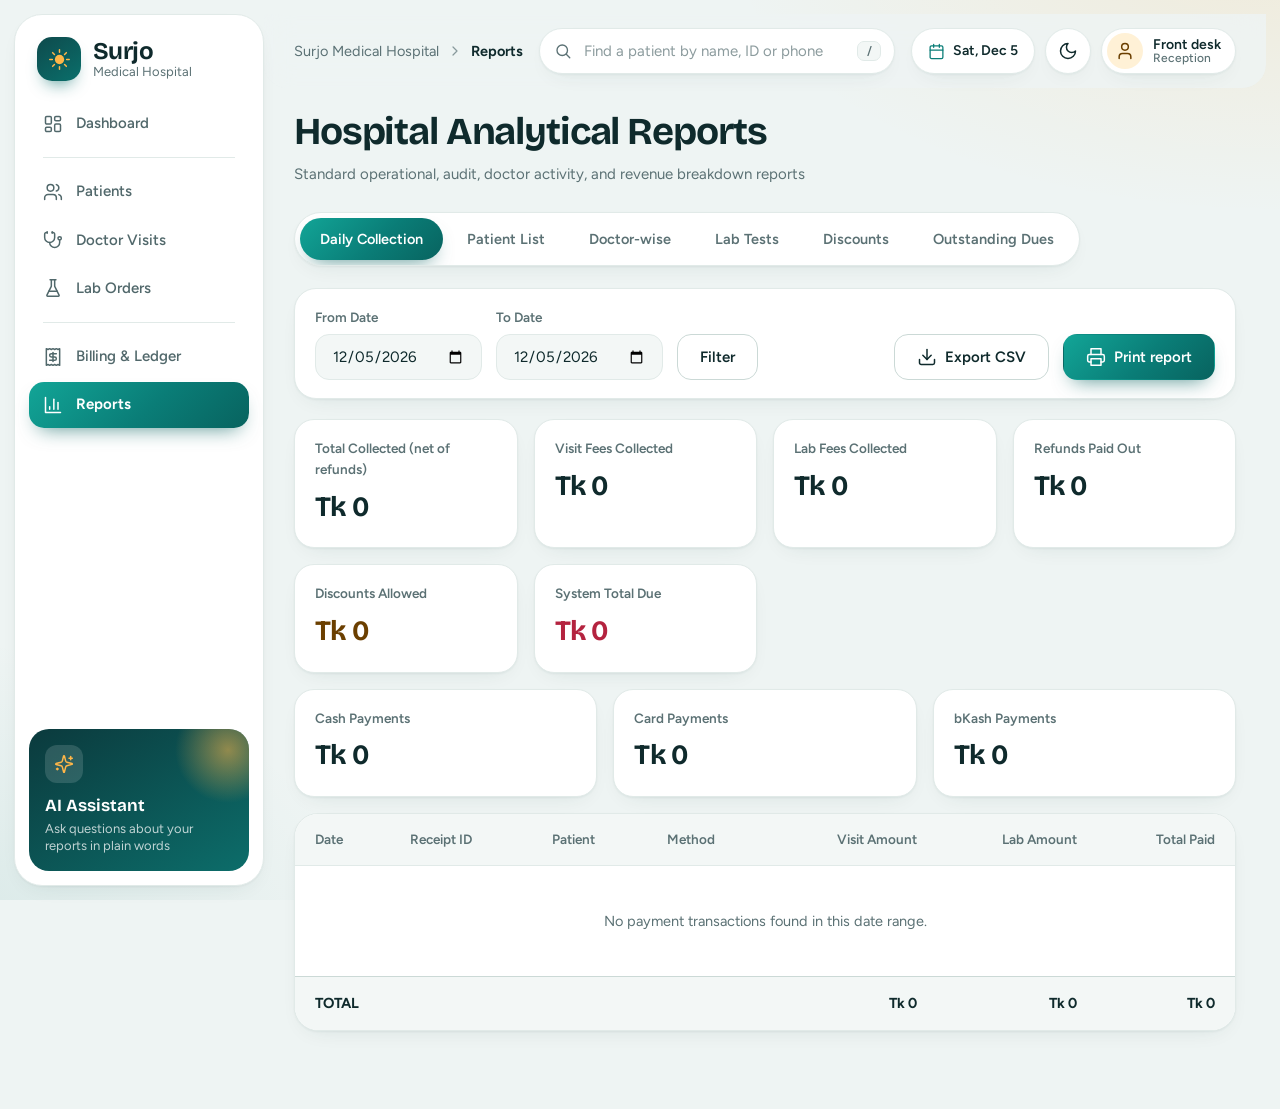
<file: reports.html>
<!DOCTYPE html>
<html lang="en">
<head>
  <meta charset="UTF-8">
  <meta name="viewport" content="width=device-width, initial-scale=1.0">
  <title>Surjo Medical Hospital - Reports</title>
  <meta name="theme-color" content="#0d2b2e">
  <link rel="icon" href="data:image/svg+xml,%3Csvg xmlns='http://www.w3.org/2000/svg' viewBox='0 0 32 32'%3E%3Crect width='32' height='32' rx='9' fill='%230d2b2e'/%3E%3Ccircle cx='16' cy='16' r='5.5' fill='%23ffa726'/%3E%3Cpath d='M16 4.5v3M16 24.5v3M4.5 16h3M24.5 16h3M7.9 7.9l2.1 2.1M22 22l2.1 2.1M7.9 24.1l2.1-2.1M22 10l2.1-2.1' stroke='%23ffa726' stroke-width='2.2' stroke-linecap='round'/%3E%3C/svg%3E">
  <link rel="preload" href="fonts/figtree-latin-wght-normal.woff2" as="font" type="font/woff2" crossorigin>
  <link rel="preload" href="fonts/bricolage-grotesque-latin-wght-normal.woff2" as="font" type="font/woff2" crossorigin>
  <script>(function(){try{var t=localStorage.getItem('smh_theme');if(t==='dark'||t==='light'){document.documentElement.setAttribute('data-theme',t);}}catch(e){}})();</script>
  <link rel="stylesheet" href="css/style.css">
</head>
<body class="page-reports">
  <a class="skip-link" href="#main">Skip to content</a>
  <svg xmlns="http://www.w3.org/2000/svg" width="0" height="0" style="position:absolute" aria-hidden="true" focusable="false">
  <defs>
    <symbol id="i-sun-mark" viewBox="0 0 32 32"><circle cx="16" cy="16" r="5.5" fill="currentColor" stroke="none"/><path d="M16 4.5v3M16 24.5v3M4.5 16h3M24.5 16h3M7.9 7.9l2.1 2.1M22 22l2.1 2.1M7.9 24.1l2.1-2.1M22 10l2.1-2.1"/></symbol>
    <symbol id="i-dashboard" viewBox="0 0 24 24"><rect x="3" y="3" width="7" height="9" rx="1.5"/><rect x="14" y="3" width="7" height="5" rx="1.5"/><rect x="14" y="12" width="7" height="9" rx="1.5"/><rect x="3" y="16" width="7" height="5" rx="1.5"/></symbol>
    <symbol id="i-patients" viewBox="0 0 24 24"><path d="M16 21v-2a4 4 0 0 0-4-4H6a4 4 0 0 0-4 4v2"/><circle cx="9" cy="7" r="4"/><path d="M22 21v-2a4 4 0 0 0-3-3.87"/><path d="M16 3.13a4 4 0 0 1 0 7.75"/></symbol>
    <symbol id="i-user-plus" viewBox="0 0 24 24"><path d="M16 21v-2a4 4 0 0 0-4-4H6a4 4 0 0 0-4 4v2"/><circle cx="9" cy="7" r="4"/><path d="M19 8v6M22 11h-6"/></symbol>
    <symbol id="i-visits" viewBox="0 0 24 24"><path d="M11 2v2"/><path d="M5 2v2"/><path d="M5 3H4a2 2 0 0 0-2 2v4a6 6 0 0 0 12 0V5a2 2 0 0 0-2-2h-1"/><path d="M8 15a6 6 0 0 0 12 0v-3"/><circle cx="20" cy="10" r="2"/></symbol>
    <symbol id="i-lab" viewBox="0 0 24 24"><path d="M10 2v7.527a2 2 0 0 1-.211.896L4.72 20.55a1 1 0 0 0 .9 1.45h12.76a1 1 0 0 0 .9-1.45l-5.069-10.127A2 2 0 0 1 14 9.527V2"/><path d="M8.5 2h7"/><path d="M7 16h10"/></symbol>
    <symbol id="i-billing" viewBox="0 0 24 24"><path d="M4 2v20l2-1 2 1 2-1 2 1 2-1 2 1 2-1 2 1V2l-2 1-2-1-2 1-2-1-2 1-2-1-2 1Z"/><path d="M16 8h-6a2 2 0 1 0 0 4h4a2 2 0 1 1 0 4H8"/><path d="M12 17.5v-11"/></symbol>
    <symbol id="i-banknote" viewBox="0 0 24 24"><rect x="2" y="6" width="20" height="12" rx="2"/><circle cx="12" cy="12" r="2.5"/><path d="M6 12h.01M18 12h.01"/></symbol>
    <symbol id="i-reports" viewBox="0 0 24 24"><path d="M3 3v18h18"/><path d="M18 17V9"/><path d="M13 17V5"/><path d="M8 17v-3"/></symbol>
    <symbol id="i-ai" viewBox="0 0 24 24"><path d="M9.937 15.5A2 2 0 0 0 8.5 14.063l-6.135-1.582a.5.5 0 0 1 0-.962L8.5 9.936A2 2 0 0 0 9.937 8.5l1.582-6.135a.5.5 0 0 1 .963 0L14.063 8.5A2 2 0 0 0 15.5 9.937l6.135 1.581a.5.5 0 0 1 0 .964L15.5 14.063a2 2 0 0 0-1.437 1.437l-1.582 6.135a.5.5 0 0 1-.963 0z"/><path d="M20 3v4"/><path d="M22 5h-4"/><path d="M4 17v2"/><path d="M5 18H3"/></symbol>
    <symbol id="i-menu" viewBox="0 0 24 24"><path d="M4 6h16M4 12h16M4 18h16"/></symbol>
    <symbol id="i-moon" viewBox="0 0 24 24"><path d="M12 3a6 6 0 0 0 9 9 9 9 0 1 1-9-9Z"/></symbol>
    <symbol id="i-sun" viewBox="0 0 24 24"><circle cx="12" cy="12" r="4"/><path d="M12 2v2M12 20v2M4.93 4.93l1.41 1.41M17.66 17.66l1.41 1.41M2 12h2M20 12h2M6.34 17.66l-1.41 1.41M19.07 4.93l-1.41 1.41"/></symbol>
    <symbol id="i-plus" viewBox="0 0 24 24"><path d="M12 5v14M5 12h14"/></symbol>
    <symbol id="i-download" viewBox="0 0 24 24"><path d="M21 15v4a2 2 0 0 1-2 2H5a2 2 0 0 1-2-2v-4"/><path d="m7 10 5 5 5-5"/><path d="M12 15V3"/></symbol>
    <symbol id="i-printer" viewBox="0 0 24 24"><path d="M6 9V2h12v7"/><path d="M6 18H4a2 2 0 0 1-2-2v-5a2 2 0 0 1 2-2h16a2 2 0 0 1 2 2v5a2 2 0 0 1-2 2h-2"/><rect x="6" y="14" width="12" height="8"/></symbol>
    <symbol id="i-send" viewBox="0 0 24 24"><path d="M12 19V5M5 12l7-7 7 7"/></symbol>
    <symbol id="i-search" viewBox="0 0 24 24"><circle cx="11" cy="11" r="7"/><path d="m21 21-4.3-4.3"/></symbol>
  
    <symbol id="i-chevron" viewBox="0 0 24 24"><path d="m9 18 6-6-6-6"/></symbol>
    <symbol id="i-arrow-up-right" viewBox="0 0 24 24"><path d="M7 17 17 7"/><path d="M7 7h10v10"/></symbol>
    <symbol id="i-calendar" viewBox="0 0 24 24"><rect x="3" y="4" width="18" height="18" rx="2"/><path d="M16 2v4M8 2v4M3 10h18"/></symbol>
    <symbol id="i-wallet" viewBox="0 0 24 24"><path d="M19 7V4a1 1 0 0 0-1-1H5a2 2 0 0 0 0 4h15a1 1 0 0 1 1 1v4h-3a2 2 0 0 0 0 4h3a1 1 0 0 0 1-1v-2a1 1 0 0 0-1-1"/><path d="M3 5v14a2 2 0 0 0 2 2h15a1 1 0 0 0 1-1v-4"/></symbol>
    <symbol id="i-alert" viewBox="0 0 24 24"><circle cx="12" cy="12" r="10"/><path d="M12 8v4M12 16h.01"/></symbol>
    <symbol id="i-user" viewBox="0 0 24 24"><path d="M19 21v-2a4 4 0 0 0-4-4H9a4 4 0 0 0-4 4v2"/><circle cx="12" cy="7" r="4"/></symbol>
  </defs>
</svg>

  <div class="app-shell">
    <aside class="sidebar" id="sidebar" aria-label="Main navigation">
      <a href="index.html" class="brand">
          <span class="brand-mark"><svg class="icon" aria-hidden="true" focusable="false"><use href="#i-sun-mark"/></svg></span>
          <span class="brand-text"><span class="brand-name">Surjo</span><span class="brand-sub">Medical Hospital</span></span>
        </a>

      <nav class="main-nav" aria-label="Pages">
        <a href="index.html"><svg class="icon" aria-hidden="true" focusable="false"><use href="#i-dashboard"/></svg><span>Dashboard</span></a>
        <div class="nav-sep" role="presentation"></div>
        <a href="patients.html"><svg class="icon" aria-hidden="true" focusable="false"><use href="#i-patients"/></svg><span>Patients</span></a>
        <a href="visits.html"><svg class="icon" aria-hidden="true" focusable="false"><use href="#i-visits"/></svg><span>Doctor Visits</span></a>
        <a href="lab.html"><svg class="icon" aria-hidden="true" focusable="false"><use href="#i-lab"/></svg><span>Lab Orders</span></a>
        <div class="nav-sep" role="presentation"></div>
        <a href="billing.html"><svg class="icon" aria-hidden="true" focusable="false"><use href="#i-billing"/></svg><span>Billing &amp; Ledger</span></a>
        <a href="reports.html" class="active" aria-current="page"><svg class="icon" aria-hidden="true" focusable="false"><use href="#i-reports"/></svg><span>Reports</span></a>
      </nav>

      <div class="sidebar-foot">
        <a href="ai-chat.html" class="ai-card">
          <span class="ai-spark"><svg class="icon" aria-hidden="true" focusable="false"><use href="#i-ai"/></svg></span>
          <span><strong>AI Assistant</strong><small>Ask questions about your reports in plain words</small></span>
        </a>
      </div>
    </aside>
    <div class="scrim" id="scrim"></div>

    <div class="app-main">
      <header class="topbar">
        <button type="button" class="icon-btn nav-toggle" aria-label="Open menu" aria-controls="sidebar" aria-expanded="false"><svg class="icon" aria-hidden="true" focusable="false"><use href="#i-menu"/></svg></button>
        <a href="index.html" class="brand topbar-brand">
          <span class="brand-mark"><svg class="icon" aria-hidden="true" focusable="false"><use href="#i-sun-mark"/></svg></span>
          <span class="brand-text"><span class="brand-name">Surjo</span><span class="brand-sub">Medical Hospital</span></span>
        </a>
        <nav class="crumbs" aria-label="Breadcrumb"><span>Surjo Medical Hospital</span><svg class="icon" aria-hidden="true" focusable="false"><use href="#i-chevron"/></svg><strong>Reports</strong></nav>
        <form class="top-search" role="search" action="patients.html" method="get">
          <svg class="icon" aria-hidden="true" focusable="false"><use href="#i-search"/></svg>
          <input type="search" name="q" placeholder="Find a patient by name, ID or phone" aria-label="Find a patient by name, ID or phone" autocomplete="off">
          <kbd aria-hidden="true">/</kbd>
        </form>
        <div class="top-actions">
          <span class="date-chip"><svg class="icon" aria-hidden="true" focusable="false"><use href="#i-calendar"/></svg><span id="top-date"></span></span>
          <button type="button" class="icon-btn theme-toggle" aria-label="Switch to dark theme">
            <span class="when-light"><svg class="icon" aria-hidden="true" focusable="false"><use href="#i-moon"/></svg></span>
            <span class="when-dark"><svg class="icon" aria-hidden="true" focusable="false"><use href="#i-sun"/></svg></span>
          </button>
          <span class="avatar-chip"><span class="face"><svg class="icon" aria-hidden="true" focusable="false"><use href="#i-user"/></svg></span><span class="who">Front desk<small>Reception</small></span></span>
        </div>
      </header>

      <main class="main-content" id="main">
        <div id="report-alert" class="toast-slot" role="status" aria-live="polite"></div>
    <div class="page-header">
      <div>
        <h1 class="page-title">Hospital Analytical Reports</h1>
        <p class="page-subtitle">Standard operational, audit, doctor activity, and revenue breakdown reports</p>
      </div>
    </div>

    <!-- Navigation Tabs -->
    <div class="reports-tabs">
      <button type="button" class="tab-btn active" data-tab="collection">Daily Collection</button>
      <button type="button" class="tab-btn" data-tab="patients">Patient List</button>
      <button type="button" class="tab-btn" data-tab="doctors">Doctor-wise</button>
      <button type="button" class="tab-btn" data-tab="lab">Lab Tests</button>
      <button type="button" class="tab-btn" data-tab="discounts">Discounts</button>
      <button type="button" class="tab-btn" data-tab="dues">Outstanding Dues</button>
    </div>

    <!-- TAB 1: DAILY COLLECTION -->
    <section id="pane-collection" class="report-pane active">
      <div class="print-header">
        <h2 style="margin: 0; font-size: 1.25rem;">Surjo Medical Hospital</h2>
        <h3 style="margin: 0.25rem 0; font-size: 1rem;">Daily Collection & Revenue Report</h3>
        <p id="print-range-collection" style="margin: 0; font-size: 0.85rem; color: #555;"></p>
      </div>

      <div class="report-filter-bar">
        <div class="filter-group">
          <label for="filter-coll-from">From Date</label>
          <input type="date" id="filter-coll-from">
        </div>
        <div class="filter-group">
          <label for="filter-coll-to">To Date</label>
          <input type="date" id="filter-coll-to">
        </div>
        <button type="button" id="btn-coll-filter" class="btn btn-secondary">Filter</button>
        <button type="button" class="btn btn-secondary btn-export-report" style="margin-left: auto;"><svg class="icon" aria-hidden="true" focusable="false"><use href="#i-download"/></svg>Export CSV</button>
        <button type="button" class="btn btn-primary btn-print-report"><svg class="icon" aria-hidden="true" focusable="false"><use href="#i-printer"/></svg>Print report</button>
      </div>

      <div class="breakdown-grid">
        <div class="breakdown-card">
          <div class="label">Total Collected (net of refunds)</div>
          <div class="val" id="coll-total-collected">Tk 0</div>
        </div>
        <div class="breakdown-card">
          <div class="label">Visit Fees Collected</div>
          <div class="val" id="coll-total-visit">Tk 0</div>
        </div>
        <div class="breakdown-card">
          <div class="label">Lab Fees Collected</div>
          <div class="val" id="coll-total-lab">Tk 0</div>
        </div>
        <div class="breakdown-card">
          <div class="label">Refunds Paid Out</div>
          <div class="val" id="coll-total-refunded">Tk 0</div>
        </div>
        <div class="breakdown-card discount">
          <div class="label">Discounts Allowed</div>
          <div class="val" id="coll-total-discount">Tk 0</div>
        </div>
        <div class="breakdown-card due">
          <div class="label">System Total Due</div>
          <div class="val" id="coll-total-due">Tk 0</div>
        </div>
      </div>

      <div class="breakdown-grid" style="grid-template-columns: repeat(auto-fit, minmax(140px, 1fr));">
        <div class="breakdown-card">
          <div class="label">Cash Payments</div>
          <div class="val" id="coll-method-cash">Tk 0</div>
        </div>
        <div class="breakdown-card">
          <div class="label">Card Payments</div>
          <div class="val" id="coll-method-card">Tk 0</div>
        </div>
        <div class="breakdown-card">
          <div class="label">bKash Payments</div>
          <div class="val" id="coll-method-bkash">Tk 0</div>
        </div>
      </div>

      <div class="table-container">
        <table>
          <thead>
            <tr>
              <th>Date</th>
              <th>Receipt ID</th>
              <th>Patient</th>
              <th>Method</th>
              <th style="text-align: right;">Visit Amount</th>
              <th style="text-align: right;">Lab Amount</th>
              <th style="text-align: right;">Total Paid</th>
            </tr>
          </thead>
          <tbody id="coll-table-body"></tbody>
          <tfoot>
            <tr class="total-row">
              <td colspan="4">TOTAL</td>
              <td id="coll-foot-visit" style="text-align: right;">Tk 0</td>
              <td id="coll-foot-lab" style="text-align: right;">Tk 0</td>
              <td id="coll-foot-total" style="text-align: right;">Tk 0</td>
            </tr>
          </tfoot>
        </table>
      </div>
    </section>

    <!-- TAB 2: PATIENT LIST -->
    <section id="pane-patients" class="report-pane">
      <div class="print-header">
        <h2 style="margin: 0; font-size: 1.25rem;">Surjo Medical Hospital</h2>
        <h3 style="margin: 0.25rem 0; font-size: 1rem;">Registered Patients Registry Report</h3>
        <p id="print-range-patients" style="margin: 0; font-size: 0.85rem; color: #555;"></p>
      </div>

      <div class="report-filter-bar">
        <div class="filter-group">
          <label for="filter-pat-from">From Date</label>
          <input type="date" id="filter-pat-from">
        </div>
        <div class="filter-group">
          <label for="filter-pat-to">To Date</label>
          <input type="date" id="filter-pat-to">
        </div>
        <button type="button" id="btn-pat-filter" class="btn btn-secondary">Filter</button>
        <button type="button" class="btn btn-secondary btn-export-report" style="margin-left: auto;"><svg class="icon" aria-hidden="true" focusable="false"><use href="#i-download"/></svg>Export CSV</button>
        <button type="button" class="btn btn-primary btn-print-report"><svg class="icon" aria-hidden="true" focusable="false"><use href="#i-printer"/></svg>Print report</button>
      </div>

      <div class="table-container">
        <table>
          <thead>
            <tr>
              <th>Patient ID</th>
              <th>Full Name</th>
              <th>Age / Sex</th>
              <th>Phone</th>
              <th>Address</th>
              <th>Registered Date</th>
            </tr>
          </thead>
          <tbody id="pat-table-body"></tbody>
          <tfoot>
            <tr class="total-row">
              <td colspan="2" id="pat-foot-count">Total: 0 patients</td>
              <td colspan="4" id="pat-foot-split" style="text-align: right;">Male: 0 | Female: 0 | Other: 0</td>
            </tr>
          </tfoot>
        </table>
      </div>
    </section>

    <!-- TAB 3: DOCTOR-WISE -->
    <section id="pane-doctors" class="report-pane">
      <div class="print-header">
        <h2 style="margin: 0; font-size: 1.25rem;">Surjo Medical Hospital</h2>
        <h3 style="margin: 0.25rem 0; font-size: 1rem;">Doctor Consultation & Activity Report</h3>
        <p id="print-range-doctors" style="margin: 0; font-size: 0.85rem; color: #555;"></p>
      </div>

      <div class="report-filter-bar">
        <div class="filter-group">
          <label for="filter-doc-from">From Date</label>
          <input type="date" id="filter-doc-from">
        </div>
        <div class="filter-group">
          <label for="filter-doc-to">To Date</label>
          <input type="date" id="filter-doc-to">
        </div>
        <button type="button" id="btn-doc-filter" class="btn btn-secondary">Filter</button>
        <button type="button" class="btn btn-secondary btn-export-report" style="margin-left: auto;"><svg class="icon" aria-hidden="true" focusable="false"><use href="#i-download"/></svg>Export CSV</button>
        <button type="button" class="btn btn-primary btn-print-report"><svg class="icon" aria-hidden="true" focusable="false"><use href="#i-printer"/></svg>Print report</button>
      </div>

      <div class="table-container">
        <table>
          <thead>
            <tr>
              <th>Doctor Name</th>
              <th>Specialty</th>
              <th style="text-align: right;">Visits Handled</th>
              <th style="text-align: right;">Total Consultation Fees</th>
            </tr>
          </thead>
          <tbody id="doc-table-body"></tbody>
          <tfoot>
            <tr class="total-row">
              <td colspan="2">TOTAL</td>
              <td id="doc-foot-visits" style="text-align: right;">0</td>
              <td id="doc-foot-fees" style="text-align: right;">Tk 0</td>
            </tr>
          </tfoot>
        </table>
      </div>
    </section>

    <!-- TAB 4: LAB TESTS -->
    <section id="pane-lab" class="report-pane">
      <div class="print-header">
        <h2 style="margin: 0; font-size: 1.25rem;">Surjo Medical Hospital</h2>
        <h3 style="margin: 0.25rem 0; font-size: 1rem;">Diagnostic Laboratory Activity Report</h3>
        <p id="print-range-lab" style="margin: 0; font-size: 0.85rem; color: #555;"></p>
      </div>

      <div class="report-filter-bar">
        <div class="filter-group">
          <label for="filter-lab-from">From Date</label>
          <input type="date" id="filter-lab-from">
        </div>
        <div class="filter-group">
          <label for="filter-lab-to">To Date</label>
          <input type="date" id="filter-lab-to">
        </div>
        <button type="button" id="btn-lab-filter" class="btn btn-secondary">Filter</button>
        <button type="button" class="btn btn-secondary btn-export-report" style="margin-left: auto;"><svg class="icon" aria-hidden="true" focusable="false"><use href="#i-download"/></svg>Export CSV</button>
        <button type="button" class="btn btn-primary btn-print-report"><svg class="icon" aria-hidden="true" focusable="false"><use href="#i-printer"/></svg>Print report</button>
      </div>

      <div class="breakdown-grid" style="grid-template-columns: repeat(auto-fit, minmax(180px, 1fr));">
        <div class="breakdown-card">
          <div class="label">Total Tests Ordered</div>
          <div class="val" id="lab-stat-total">0</div>
        </div>
        <div class="breakdown-card">
          <div class="label">Completed (Done)</div>
          <div class="val" id="lab-stat-completed">0</div>
        </div>
        <div class="breakdown-card due">
          <div class="label">Pending Tests</div>
          <div class="val" id="lab-stat-pending">0</div>
        </div>
        <div class="breakdown-card">
          <div class="label">Cancelled Orders</div>
          <div class="val" id="lab-stat-cancelled">0</div>
        </div>
        <div class="breakdown-card discount">
          <div class="label">Test Discounts Given</div>
          <div class="val" id="lab-stat-discount">Tk 0</div>
        </div>
      </div>

      <div class="table-container">
        <table>
          <thead>
            <tr>
              <th>Test Code</th>
              <th>Test Name</th>
              <th style="text-align: right;">Total Orders</th>
              <th style="text-align: right;">Total Test Value</th>
            </tr>
          </thead>
          <tbody id="lab-table-body"></tbody>
          <tfoot>
            <tr class="total-row">
              <td colspan="2">TOTAL</td>
              <td id="lab-foot-orders" style="text-align: right;">0</td>
              <td id="lab-foot-price" style="text-align: right;">Tk 0</td>
            </tr>
          </tfoot>
        </table>
      </div>
    </section>

    <!-- TAB 5: DISCOUNTS -->
    <section id="pane-discounts" class="report-pane">
      <div class="print-header">
        <h2 style="margin: 0; font-size: 1.25rem;">Surjo Medical Hospital</h2>
        <h3 style="margin: 0.25rem 0; font-size: 1rem;">Discounts &amp; Waivers Report</h3>
        <p id="print-range-discounts" style="margin: 0; font-size: 0.85rem; color: #555;"></p>
      </div>

      <div class="report-filter-bar">
        <div class="filter-group">
          <label for="filter-disc-from">From Date</label>
          <input type="date" id="filter-disc-from">
        </div>
        <div class="filter-group">
          <label for="filter-disc-to">To Date</label>
          <input type="date" id="filter-disc-to">
        </div>
        <button type="button" id="btn-disc-filter" class="btn btn-secondary">Filter</button>
        <button type="button" class="btn btn-secondary btn-export-report" style="margin-left: auto;"><svg class="icon" aria-hidden="true" focusable="false"><use href="#i-download"/></svg>Export CSV</button>
        <button type="button" class="btn btn-primary btn-print-report"><svg class="icon" aria-hidden="true" focusable="false"><use href="#i-printer"/></svg>Print report</button>
      </div>

      <div class="breakdown-grid" style="grid-template-columns: repeat(auto-fit, minmax(190px, 1fr));">
        <div class="breakdown-card discount">
          <div class="label">Total Discounts</div>
          <div class="val" id="disc-total">Tk 0</div>
        </div>
        <div class="breakdown-card">
          <div class="label">Billing Discounts</div>
          <div class="val" id="disc-billing">Tk 0</div>
        </div>
        <div class="breakdown-card">
          <div class="label">Lab Test Discounts</div>
          <div class="val" id="disc-labtest">Tk 0</div>
        </div>
      </div>
      <p class="report-note">Billing discounts are waivers given on the Billing page (listed below, voided ones left out). Lab test discounts are price reductions given when a test was ordered. Discounts are not money collected.</p>

      <div class="table-container">
        <table>
          <thead>
            <tr>
              <th>Date</th>
              <th>Discount ID</th>
              <th>Patient</th>
              <th>Applied To</th>
              <th style="text-align: right;">Visit</th>
              <th style="text-align: right;">Lab</th>
              <th style="text-align: right;">Total</th>
              <th>Reason</th>
              <th>Approved By</th>
            </tr>
          </thead>
          <tbody id="disc-table-body"></tbody>
          <tfoot>
            <tr class="total-row">
              <td colspan="4">TOTAL BILLING DISCOUNTS</td>
              <td id="disc-foot-visit" style="text-align: right;">Tk 0</td>
              <td id="disc-foot-lab" style="text-align: right;">Tk 0</td>
              <td id="disc-foot-total" style="text-align: right;">Tk 0</td>
              <td colspan="2"></td>
            </tr>
          </tfoot>
        </table>
      </div>
    </section>

    <!-- TAB 6: OUTSTANDING DUES -->
    <section id="pane-dues" class="report-pane">
      <div class="print-header">
        <h2 style="margin: 0; font-size: 1.25rem;">Surjo Medical Hospital</h2>
        <h3 style="margin: 0.25rem 0; font-size: 1rem;">Outstanding Patient Dues Audit Report</h3>
        <p id="print-range-dues" style="margin: 0; font-size: 0.85rem; color: #555;"></p>
      </div>

      <div class="report-filter-bar">
        <p class="filter-note">Shows every balance that is still unpaid today. Dues are a live snapshot, so there is no date range.</p>
        <button type="button" class="btn btn-secondary btn-export-report" style="margin-left: auto;"><svg class="icon" aria-hidden="true" focusable="false"><use href="#i-download"/></svg>Export CSV</button>
        <button type="button" class="btn btn-primary btn-print-report"><svg class="icon" aria-hidden="true" focusable="false"><use href="#i-printer"/></svg>Print report</button>
      </div>

      <div class="table-container">
        <table>
          <thead>
            <tr>
              <th>Patient ID</th>
              <th>Patient Name</th>
              <th>Phone</th>
              <th style="text-align: right;">Visit Due</th>
              <th style="text-align: right;">Lab Due</th>
              <th style="text-align: right;">Total Balance Due</th>
            </tr>
          </thead>
          <tbody id="dues-table-body"></tbody>
          <tfoot>
            <tr class="total-row">
              <td colspan="3">TOTAL OUTSTANDING</td>
              <td id="dues-foot-visit" style="text-align: right;">Tk 0</td>
              <td id="dues-foot-lab" style="text-align: right;">Tk 0</td>
              <td id="dues-foot-total" style="text-align: right; color: var(--danger-text);">Tk 0</td>
            </tr>
          </tfoot>
        </table>
      </div>
    </section>
      </main>
    </div>
  </div>

  <script src="js/storage.js"></script>
  <script src="js/reports-logic.js"></script>
  <script src="js/reports.js"></script>
  <script src="js/ui.js"></script>
</body>
</html>
</file>
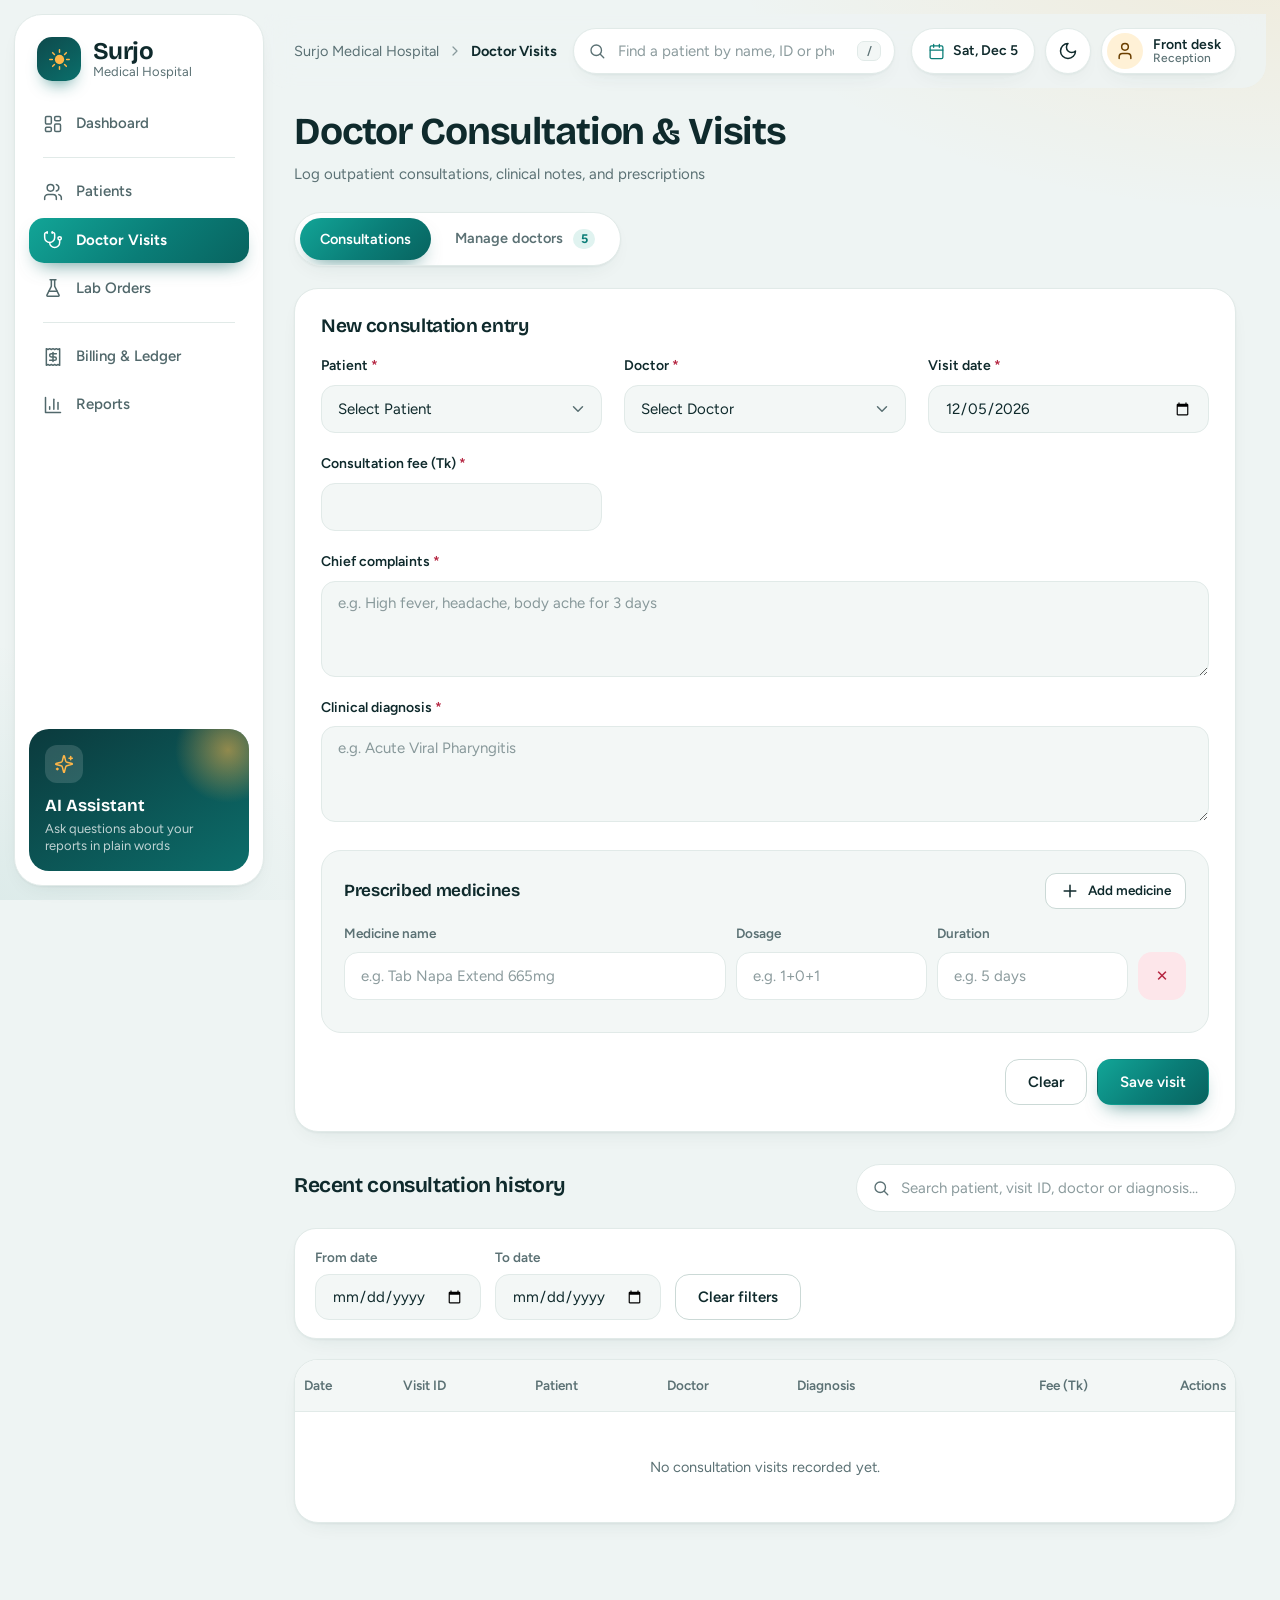
<file: visits.html>
<!DOCTYPE html>
<html lang="en">
<head>
  <meta charset="UTF-8">
  <meta name="viewport" content="width=device-width, initial-scale=1.0">
  <title>Surjo Medical Hospital - Doctor Visits</title>
  <meta name="theme-color" content="#0d2b2e">
  <link rel="icon" href="data:image/svg+xml,%3Csvg xmlns='http://www.w3.org/2000/svg' viewBox='0 0 32 32'%3E%3Crect width='32' height='32' rx='9' fill='%230d2b2e'/%3E%3Ccircle cx='16' cy='16' r='5.5' fill='%23ffa726'/%3E%3Cpath d='M16 4.5v3M16 24.5v3M4.5 16h3M24.5 16h3M7.9 7.9l2.1 2.1M22 22l2.1 2.1M7.9 24.1l2.1-2.1M22 10l2.1-2.1' stroke='%23ffa726' stroke-width='2.2' stroke-linecap='round'/%3E%3C/svg%3E">
  <link rel="preload" href="fonts/figtree-latin-wght-normal.woff2" as="font" type="font/woff2" crossorigin>
  <link rel="preload" href="fonts/bricolage-grotesque-latin-wght-normal.woff2" as="font" type="font/woff2" crossorigin>
  <script>(function(){try{var t=localStorage.getItem('smh_theme');if(t==='dark'||t==='light'){document.documentElement.setAttribute('data-theme',t);}}catch(e){}})();</script>
  <link rel="stylesheet" href="css/style.css">
</head>
<body class="page-visits">
  <a class="skip-link" href="#main">Skip to content</a>
  <svg xmlns="http://www.w3.org/2000/svg" width="0" height="0" style="position:absolute" aria-hidden="true" focusable="false">
  <defs>
    <symbol id="i-sun-mark" viewBox="0 0 32 32"><circle cx="16" cy="16" r="5.5" fill="currentColor" stroke="none"/><path d="M16 4.5v3M16 24.5v3M4.5 16h3M24.5 16h3M7.9 7.9l2.1 2.1M22 22l2.1 2.1M7.9 24.1l2.1-2.1M22 10l2.1-2.1"/></symbol>
    <symbol id="i-dashboard" viewBox="0 0 24 24"><rect x="3" y="3" width="7" height="9" rx="1.5"/><rect x="14" y="3" width="7" height="5" rx="1.5"/><rect x="14" y="12" width="7" height="9" rx="1.5"/><rect x="3" y="16" width="7" height="5" rx="1.5"/></symbol>
    <symbol id="i-patients" viewBox="0 0 24 24"><path d="M16 21v-2a4 4 0 0 0-4-4H6a4 4 0 0 0-4 4v2"/><circle cx="9" cy="7" r="4"/><path d="M22 21v-2a4 4 0 0 0-3-3.87"/><path d="M16 3.13a4 4 0 0 1 0 7.75"/></symbol>
    <symbol id="i-user-plus" viewBox="0 0 24 24"><path d="M16 21v-2a4 4 0 0 0-4-4H6a4 4 0 0 0-4 4v2"/><circle cx="9" cy="7" r="4"/><path d="M19 8v6M22 11h-6"/></symbol>
    <symbol id="i-visits" viewBox="0 0 24 24"><path d="M11 2v2"/><path d="M5 2v2"/><path d="M5 3H4a2 2 0 0 0-2 2v4a6 6 0 0 0 12 0V5a2 2 0 0 0-2-2h-1"/><path d="M8 15a6 6 0 0 0 12 0v-3"/><circle cx="20" cy="10" r="2"/></symbol>
    <symbol id="i-lab" viewBox="0 0 24 24"><path d="M10 2v7.527a2 2 0 0 1-.211.896L4.72 20.55a1 1 0 0 0 .9 1.45h12.76a1 1 0 0 0 .9-1.45l-5.069-10.127A2 2 0 0 1 14 9.527V2"/><path d="M8.5 2h7"/><path d="M7 16h10"/></symbol>
    <symbol id="i-billing" viewBox="0 0 24 24"><path d="M4 2v20l2-1 2 1 2-1 2 1 2-1 2 1 2-1 2 1V2l-2 1-2-1-2 1-2-1-2 1-2-1-2 1Z"/><path d="M16 8h-6a2 2 0 1 0 0 4h4a2 2 0 1 1 0 4H8"/><path d="M12 17.5v-11"/></symbol>
    <symbol id="i-banknote" viewBox="0 0 24 24"><rect x="2" y="6" width="20" height="12" rx="2"/><circle cx="12" cy="12" r="2.5"/><path d="M6 12h.01M18 12h.01"/></symbol>
    <symbol id="i-reports" viewBox="0 0 24 24"><path d="M3 3v18h18"/><path d="M18 17V9"/><path d="M13 17V5"/><path d="M8 17v-3"/></symbol>
    <symbol id="i-ai" viewBox="0 0 24 24"><path d="M9.937 15.5A2 2 0 0 0 8.5 14.063l-6.135-1.582a.5.5 0 0 1 0-.962L8.5 9.936A2 2 0 0 0 9.937 8.5l1.582-6.135a.5.5 0 0 1 .963 0L14.063 8.5A2 2 0 0 0 15.5 9.937l6.135 1.581a.5.5 0 0 1 0 .964L15.5 14.063a2 2 0 0 0-1.437 1.437l-1.582 6.135a.5.5 0 0 1-.963 0z"/><path d="M20 3v4"/><path d="M22 5h-4"/><path d="M4 17v2"/><path d="M5 18H3"/></symbol>
    <symbol id="i-menu" viewBox="0 0 24 24"><path d="M4 6h16M4 12h16M4 18h16"/></symbol>
    <symbol id="i-moon" viewBox="0 0 24 24"><path d="M12 3a6 6 0 0 0 9 9 9 9 0 1 1-9-9Z"/></symbol>
    <symbol id="i-sun" viewBox="0 0 24 24"><circle cx="12" cy="12" r="4"/><path d="M12 2v2M12 20v2M4.93 4.93l1.41 1.41M17.66 17.66l1.41 1.41M2 12h2M20 12h2M6.34 17.66l-1.41 1.41M19.07 4.93l-1.41 1.41"/></symbol>
    <symbol id="i-plus" viewBox="0 0 24 24"><path d="M12 5v14M5 12h14"/></symbol>
    <symbol id="i-printer" viewBox="0 0 24 24"><path d="M6 9V2h12v7"/><path d="M6 18H4a2 2 0 0 1-2-2v-5a2 2 0 0 1 2-2h16a2 2 0 0 1 2 2v5a2 2 0 0 1-2 2h-2"/><rect x="6" y="14" width="12" height="8"/></symbol>
    <symbol id="i-send" viewBox="0 0 24 24"><path d="M12 19V5M5 12l7-7 7 7"/></symbol>
    <symbol id="i-search" viewBox="0 0 24 24"><circle cx="11" cy="11" r="7"/><path d="m21 21-4.3-4.3"/></symbol>
  
    <symbol id="i-chevron" viewBox="0 0 24 24"><path d="m9 18 6-6-6-6"/></symbol>
    <symbol id="i-arrow-up-right" viewBox="0 0 24 24"><path d="M7 17 17 7"/><path d="M7 7h10v10"/></symbol>
    <symbol id="i-calendar" viewBox="0 0 24 24"><rect x="3" y="4" width="18" height="18" rx="2"/><path d="M16 2v4M8 2v4M3 10h18"/></symbol>
    <symbol id="i-wallet" viewBox="0 0 24 24"><path d="M19 7V4a1 1 0 0 0-1-1H5a2 2 0 0 0 0 4h15a1 1 0 0 1 1 1v4h-3a2 2 0 0 0 0 4h3a1 1 0 0 0 1-1v-2a1 1 0 0 0-1-1"/><path d="M3 5v14a2 2 0 0 0 2 2h15a1 1 0 0 0 1-1v-4"/></symbol>
    <symbol id="i-alert" viewBox="0 0 24 24"><circle cx="12" cy="12" r="10"/><path d="M12 8v4M12 16h.01"/></symbol>
    <symbol id="i-user" viewBox="0 0 24 24"><path d="M19 21v-2a4 4 0 0 0-4-4H9a4 4 0 0 0-4 4v2"/><circle cx="12" cy="7" r="4"/></symbol>
  </defs>
</svg>

  <div class="app-shell">
    <aside class="sidebar" id="sidebar" aria-label="Main navigation">
      <a href="index.html" class="brand">
          <span class="brand-mark"><svg class="icon" aria-hidden="true" focusable="false"><use href="#i-sun-mark"/></svg></span>
          <span class="brand-text"><span class="brand-name">Surjo</span><span class="brand-sub">Medical Hospital</span></span>
        </a>

      <nav class="main-nav" aria-label="Pages">
        <a href="index.html"><svg class="icon" aria-hidden="true" focusable="false"><use href="#i-dashboard"/></svg><span>Dashboard</span></a>
        <div class="nav-sep" role="presentation"></div>
        <a href="patients.html"><svg class="icon" aria-hidden="true" focusable="false"><use href="#i-patients"/></svg><span>Patients</span></a>
        <a href="visits.html" class="active" aria-current="page"><svg class="icon" aria-hidden="true" focusable="false"><use href="#i-visits"/></svg><span>Doctor Visits</span></a>
        <a href="lab.html"><svg class="icon" aria-hidden="true" focusable="false"><use href="#i-lab"/></svg><span>Lab Orders</span></a>
        <div class="nav-sep" role="presentation"></div>
        <a href="billing.html"><svg class="icon" aria-hidden="true" focusable="false"><use href="#i-billing"/></svg><span>Billing &amp; Ledger</span></a>
        <a href="reports.html"><svg class="icon" aria-hidden="true" focusable="false"><use href="#i-reports"/></svg><span>Reports</span></a>
      </nav>

      <div class="sidebar-foot">
        <a href="ai-chat.html" class="ai-card">
          <span class="ai-spark"><svg class="icon" aria-hidden="true" focusable="false"><use href="#i-ai"/></svg></span>
          <span><strong>AI Assistant</strong><small>Ask questions about your reports in plain words</small></span>
        </a>
      </div>
    </aside>
    <div class="scrim" id="scrim"></div>

    <div class="app-main">
      <header class="topbar">
        <button type="button" class="icon-btn nav-toggle" aria-label="Open menu" aria-controls="sidebar" aria-expanded="false"><svg class="icon" aria-hidden="true" focusable="false"><use href="#i-menu"/></svg></button>
        <a href="index.html" class="brand topbar-brand">
          <span class="brand-mark"><svg class="icon" aria-hidden="true" focusable="false"><use href="#i-sun-mark"/></svg></span>
          <span class="brand-text"><span class="brand-name">Surjo</span><span class="brand-sub">Medical Hospital</span></span>
        </a>
        <nav class="crumbs" aria-label="Breadcrumb"><span>Surjo Medical Hospital</span><svg class="icon" aria-hidden="true" focusable="false"><use href="#i-chevron"/></svg><strong>Doctor Visits</strong></nav>
        <form class="top-search" role="search" action="patients.html" method="get">
          <svg class="icon" aria-hidden="true" focusable="false"><use href="#i-search"/></svg>
          <input type="search" name="q" placeholder="Find a patient by name, ID or phone" aria-label="Find a patient by name, ID or phone" autocomplete="off">
          <kbd aria-hidden="true">/</kbd>
        </form>
        <div class="top-actions">
          <span class="date-chip"><svg class="icon" aria-hidden="true" focusable="false"><use href="#i-calendar"/></svg><span id="top-date"></span></span>
          <button type="button" class="icon-btn theme-toggle" aria-label="Switch to dark theme">
            <span class="when-light"><svg class="icon" aria-hidden="true" focusable="false"><use href="#i-moon"/></svg></span>
            <span class="when-dark"><svg class="icon" aria-hidden="true" focusable="false"><use href="#i-sun"/></svg></span>
          </button>
          <span class="avatar-chip"><span class="face"><svg class="icon" aria-hidden="true" focusable="false"><use href="#i-user"/></svg></span><span class="who">Front desk<small>Reception</small></span></span>
        </div>
      </header>

      <main class="main-content" id="main">
        <div class="page-header">
          <div>
            <h1 class="page-title">Doctor Consultation &amp; Visits</h1>
            <p class="page-subtitle">Log outpatient consultations, clinical notes, and prescriptions</p>
          </div>
          <div id="visit-alert" class="toast-slot" role="status" aria-live="polite"></div>
        </div>

        <div class="reports-tabs" role="tablist" aria-label="Doctor visits sections">
          <button type="button" class="tab-btn active" role="tab" aria-selected="true" data-pane="visits">Consultations</button>
          <button type="button" class="tab-btn" role="tab" aria-selected="false" data-pane="doctors">Manage doctors <span class="tab-count" aria-label="active doctors"></span></button>
        </div>

        <!-- ============ TAB 1: CONSULTATIONS ============ -->
        <section class="page-pane active" id="pane-visits">
        <div class="card form-card">
          <h2 class="card-title">New consultation entry</h2>
          <form id="visit-form">
            <div class="form-grid">
              <div class="form-group">
                <label for="visit-patient">Patient <span class="required">*</span></label>
                <select id="visit-patient" required>
                  <option value="">Select Patient</option>
                </select>
              </div>

              <div class="form-group">
                <label for="visit-doctor">Doctor <span class="required">*</span></label>
                <select id="visit-doctor" required>
                  <option value="">Select Doctor</option>
                </select>
              </div>

              <div class="form-group">
                <label for="visit-date">Visit date <span class="required">*</span></label>
                <input type="date" id="visit-date" required>
              </div>

              <div class="form-group">
                <label for="visit-fee">Consultation fee (Tk) <span class="required">*</span></label>
                <input type="number" id="visit-fee" min="0" step="1" required>
              </div>

              <div class="form-group full-width">
                <label for="visit-complaint">Chief complaints <span class="required">*</span></label>
                <textarea id="visit-complaint" rows="2" placeholder="e.g. High fever, headache, body ache for 3 days" required></textarea>
              </div>

              <div class="form-group full-width">
                <label for="visit-diagnosis">Clinical diagnosis <span class="required">*</span></label>
                <textarea id="visit-diagnosis" rows="2" placeholder="e.g. Acute Viral Pharyngitis" required></textarea>
              </div>
            </div>

            <div class="med-block">
              <div class="med-block-head">
                <h3>Prescribed medicines</h3>
                <button type="button" id="btn-add-med" class="btn btn-secondary btn-sm"><svg class="icon" aria-hidden="true" focusable="false"><use href="#i-plus"/></svg>Add medicine</button>
              </div>

              <div class="med-header">
                <span>Medicine name</span>
                <span>Dosage</span>
                <span>Duration</span>
                <span></span>
              </div>
              <div id="medicines-container"></div>
            </div>

            <div class="form-actions">
              <button type="reset" class="btn btn-secondary" id="btn-visit-reset">Clear</button>
              <button type="submit" class="btn btn-primary">Save visit</button>
            </div>
          </form>
        </div>

        <div class="section-head">
          <div>
            <h2 class="section-title">Recent consultation history</h2>
            <p class="section-note" id="visits-count" aria-live="polite"></p>
          </div>
          <div class="search-field">
            <svg class="icon" aria-hidden="true" focusable="false"><use href="#i-search"/></svg>
            <input type="text" id="visit-search" class="search-bar" placeholder="Search patient, visit ID, doctor or diagnosis..." aria-label="Search consultation history">
          </div>
        </div>

        <div class="report-filter-bar">
          <div class="filter-group">
            <label for="visit-filter-from">From date</label>
            <input type="date" id="visit-filter-from">
          </div>
          <div class="filter-group">
            <label for="visit-filter-to">To date</label>
            <input type="date" id="visit-filter-to">
          </div>
          <button type="button" class="btn btn-secondary" id="btn-visit-filter-clear">Clear filters</button>
        </div>

        <div class="table-container">
          <table class="compact-table">
            <thead>
              <tr>
                <th>Date</th>
                <th>Visit ID</th>
                <th>Patient</th>
                <th>Doctor</th>
                <th>Diagnosis</th>
                <th style="text-align: right;">Fee (Tk)</th>
                <th style="text-align: right;">Actions</th>
              </tr>
            </thead>
            <tbody id="visits-table-body"></tbody>
          </table>
        </div>
        </section>

        <!-- ============ TAB 2: MANAGE DOCTORS ============ -->
        <section class="page-pane" id="pane-doctors" aria-label="Manage doctors">
          <div class="section-head">
            <div>
              <h2 class="section-title">Hospital doctors</h2>
              <p class="section-note">Add a new doctor, change a fee or room, or mark a doctor as on leave or left. Only <strong>Active</strong> doctors can be picked for new visits. A doctor who has seen patients is never deleted, so old visits and reports stay correct.</p>
            </div>
            <button type="button" class="btn btn-primary" id="btn-add-doctor"><svg class="icon" aria-hidden="true" focusable="false"><use href="#i-plus"/></svg>Add doctor</button>
          </div>

          <div class="manage-toolbar">
            <div class="filter-tabs" role="group" aria-label="Filter doctors by status" id="doctor-filter">
              <button type="button" class="filter-btn active" data-doc-filter="Active">Active <span class="filter-count" data-count-for="Active"></span></button>
              <button type="button" class="filter-btn" data-doc-filter="On Leave">On leave <span class="filter-count" data-count-for="On Leave"></span></button>
              <button type="button" class="filter-btn" data-doc-filter="Left">Left <span class="filter-count" data-count-for="Left"></span></button>
              <button type="button" class="filter-btn" data-doc-filter="All">All <span class="filter-count" data-count-for="All"></span></button>
            </div>
            <div class="search-field">
              <svg class="icon" aria-hidden="true" focusable="false"><use href="#i-search"/></svg>
              <input type="text" id="doctor-search" placeholder="Search by name, specialty or room" aria-label="Search doctors">
            </div>
          </div>

          <div class="table-container">
            <table class="manage-table">
              <thead>
                <tr>
                  <th>Doctor</th>
                  <th>Specialty</th>
                  <th>Room</th>
                  <th>Visiting days / time</th>
                  <th style="text-align: right;">Fee (Tk)</th>
                  <th>Status</th>
                  <th style="text-align: right;">Actions</th>
                </tr>
              </thead>
              <tbody id="doctors-table-body"></tbody>
            </table>
          </div>
        </section>

        <!-- Add / edit doctor dialog -->
        <div class="modal-backdrop" id="doctor-modal">
          <div class="modal-card" role="dialog" aria-modal="true" aria-labelledby="doctor-modal-title">
            <h2 id="doctor-modal-title">Add doctor</h2>
            <p class="modal-desc" id="doctor-modal-desc">Fill in the details. The doctor can be booked for visits straight away.</p>
            <form id="doctor-form" novalidate>
              <input type="hidden" id="doctor-edit-id">
              <div class="form-grid">
                <div class="form-group full-width">
                  <label for="doctor-name">Doctor name <span class="required">*</span></label>
                  <input type="text" id="doctor-name" placeholder="e.g. Dr. Mahbub Alam" maxlength="60" autocomplete="off">
                </div>
                <div class="form-group">
                  <label for="doctor-specialty">Specialty <span class="required">*</span></label>
                  <input type="text" id="doctor-specialty" list="doctor-specialty-list" placeholder="e.g. Neurology" maxlength="50" autocomplete="off">
                  <datalist id="doctor-specialty-list"></datalist>
                </div>
                <div class="form-group">
                  <label for="doctor-room">Room</label>
                  <input type="text" id="doctor-room" placeholder="e.g. Room 305" maxlength="30" autocomplete="off">
                </div>
                <div class="form-group">
                  <label for="doctor-fee">Visit fee (Tk) <span class="required">*</span></label>
                  <input type="number" id="doctor-fee" min="0" step="1" placeholder="e.g. 700">
                </div>
                <div class="form-group">
                  <label for="doctor-schedule">Visiting days / time</label>
                  <input type="text" id="doctor-schedule" placeholder="e.g. Sat-Thu, 5-9 PM" maxlength="60" autocomplete="off">
                </div>
                <div class="form-group">
                  <label for="doctor-joined">Joined on</label>
                  <input type="date" id="doctor-joined">
                </div>
                <div class="form-group" id="doctor-status-group">
                  <label for="doctor-status">Status</label>
                  <select id="doctor-status">
                    <option value="Active">Active (can be booked)</option>
                    <option value="On Leave">On leave (not bookable for now)</option>
                    <option value="Left">Left the hospital</option>
                  </select>
                </div>
                <div class="form-group" id="doctor-left-group" style="display: none;">
                  <label for="doctor-left">Last working day</label>
                  <input type="date" id="doctor-left">
                </div>
              </div>
              <p class="field-hint" id="doctor-fee-hint" style="display: none;">A new fee applies to new visits only. Visits already saved keep the fee they were billed at.</p>
              <p class="field-error" id="doctor-form-error" role="alert" style="display: none;"></p>
              <div class="form-actions">
                <button type="button" class="btn btn-secondary" id="btn-doctor-cancel">Cancel</button>
                <button type="submit" class="btn btn-primary" id="btn-doctor-save">Save doctor</button>
              </div>
            </form>
          </div>
        </div>
      </main>
    </div>
  </div>

  <script src="js/storage.js"></script>
  <script src="js/reports-logic.js"></script>
  <script src="js/admin-common.js"></script>
  <script src="js/slips.js"></script>
  <script src="js/visits.js"></script>
  <script src="js/doctors.js"></script>
  <script src="js/ui.js"></script>
</body>
</html>
</file>
<file: css/style.css>
/* ==========================================================================
   Surjo Medical Hospital - Design System v2
   "Surjo" means sun. Deep lagoon teal for care, a warm sun accent for energy.
   Bricolage Grotesque (display) + Figtree (interface), both self-hosted.
   One stylesheet for every page; light and dark themes via [data-theme].
   ========================================================================== */

/* ---------- Fonts (self-hosted, work offline) ---------- */
@font-face {
  font-family: "Figtree";
  src: url("../fonts/figtree-latin-wght-normal.woff2") format("woff2");
  font-weight: 300 900;
  font-style: normal;
  font-display: swap;
}

@font-face {
  font-family: "Bricolage Grotesque";
  src: url("../fonts/bricolage-grotesque-latin-wght-normal.woff2") format("woff2");
  font-weight: 200 800;
  font-style: normal;
  font-display: swap;
}

/* ---------- Tokens ---------- */
:root {
  color-scheme: light;

  /* Brand */
  --primary: #0a7d77;
  --primary-hover: #086964;
  --primary-light: #e0f3f0;
  --primary-grad: linear-gradient(135deg, #12a597 0%, #0a7d77 55%, #08635f 100%);
  --on-primary: #ffffff;
  --sun: #ffa726;
  --sun-strong: #ffb648;
  --sun-soft: #fff1d6;
  --sun-ink: #6b3f00;

  /* Surfaces and text */
  --text-main: #0f2a2c;
  --text-muted: #5b7174;
  --bg-body: #eef4f3;
  --bg-card: #ffffff;
  --bg-sunken: #f3f7f6;
  --bg-field: #f3f7f6;
  --border: #e1eae8;
  --border-strong: #cbd9d6;
  --border-focus: #0a7d77;
  --ring: rgba(10, 125, 119, 0.18);

  /* Status */
  --success-bg: #dcf5e7;
  --success-text: #14703c;
  --warning-bg: #fff0cf;
  --warning-text: #8a5200;
  --danger-bg: #fde6ea;
  --danger-text: #b4233f;
  --info-bg: #e0f0f8;
  --info-text: #0b5c82;

  /* Data colours */
  --c-cash: #0a7d77;
  --c-card: #5b6ee1;
  --c-bkash: #d6336c;
  --c-patients: #2f7fd0;

  /* Shell */
  --sidebar-bg: #ffffff;
  --sidebar-text: #51686b;
  --sidebar-hover: #eef5f4;
  --hero-from: #0b3a3d;
  --hero-to: #0c6d6a;

  /* Shape and depth */
  --radius-sm: 10px;
  --radius: 14px;
  --radius-lg: 24px;
  --shadow-sm: 0 1px 2px rgba(10, 60, 58, 0.05), 0 8px 24px -14px rgba(10, 60, 58, 0.16);
  --shadow-md: 0 18px 40px -16px rgba(10, 60, 58, 0.32);
  --shadow-btn: 0 10px 20px -10px rgba(8, 99, 95, 0.7);

  /* Type */
  --font-display: "Bricolage Grotesque", "Figtree", system-ui, sans-serif;
  --font-family: "Figtree", system-ui, -apple-system, "Segoe UI", Roboto, "Helvetica Neue", Arial, sans-serif;

  --sidebar-w: 264px;
}

[data-theme="dark"] {
  color-scheme: dark;

  --primary: #3cc4b7;
  --primary-hover: #5ad3c8;
  --primary-light: #11342f;
  --primary-grad: linear-gradient(135deg, #3cc4b7 0%, #22a89b 100%);
  --on-primary: #04211f;
  --sun-soft: #3a2a0c;
  --sun-ink: #ffd28a;

  --text-main: #e6f1f0;
  --text-muted: #90aaac;
  --bg-body: #091214;
  --bg-card: #101d20;
  --bg-sunken: #0c181a;
  --bg-field: #0c181a;
  --border: #1c3236;
  --border-strong: #2d4a4f;
  --border-focus: #3cc4b7;
  --ring: rgba(60, 196, 183, 0.26);

  --success-bg: #12301f;
  --success-text: #6fdc9a;
  --warning-bg: #382a0d;
  --warning-text: #f6c25c;
  --danger-bg: #3a1620;
  --danger-text: #ff8a9c;
  --info-bg: #0e2a38;
  --info-text: #7cc7ec;

  --c-cash: #3cc4b7;
  --c-card: #8c9bff;
  --c-bkash: #ff7aa8;
  --c-patients: #6eb1f2;

  --sidebar-bg: #0f1c1f;
  --sidebar-text: #8fa9ab;
  --sidebar-hover: #162a2d;
  --hero-from: #08262a;
  --hero-to: #0b4f50;

  --shadow-sm: 0 1px 2px rgba(0, 0, 0, 0.4), 0 8px 24px -14px rgba(0, 0, 0, 0.6);
  --shadow-md: 0 18px 40px -16px rgba(0, 0, 0, 0.75);
  --shadow-btn: 0 10px 20px -10px rgba(0, 0, 0, 0.7);
}

/* ---------- Base ---------- */
* {
  box-sizing: border-box;
  margin: 0;
  padding: 0;
}

html {
  -webkit-text-size-adjust: 100%;
}

body {
  font-family: var(--font-family);
  font-size: 15px;
  line-height: 1.55;
  color: var(--text-main);
  background-color: var(--bg-body);
  background-image:
    radial-gradient(900px 460px at 100% -8%, rgba(255, 167, 38, 0.13), transparent 62%),
    radial-gradient(760px 560px at -6% 108%, rgba(10, 125, 119, 0.1), transparent 60%);
  background-attachment: fixed;
  min-height: 100vh;
}

[data-theme="dark"] body {
  background-image:
    radial-gradient(900px 460px at 100% -8%, rgba(255, 167, 38, 0.06), transparent 62%),
    radial-gradient(760px 560px at -6% 108%, rgba(60, 196, 183, 0.07), transparent 60%);
}

h1,
h2,
h3,
h4 {
  font-family: var(--font-display);
  letter-spacing: -0.018em;
  line-height: 1.18;
}

svg.icon {
  width: 20px;
  height: 20px;
  flex: none;
  fill: none;
  stroke: currentColor;
  stroke-width: 1.8;
  stroke-linecap: round;
  stroke-linejoin: round;
}

:focus-visible {
  outline: 3px solid var(--primary);
  outline-offset: 2px;
  border-radius: 8px;
}

.skip-link {
  position: absolute;
  left: 16px;
  top: -60px;
  z-index: 500;
  background: var(--primary);
  color: var(--on-primary);
  padding: 10px 16px;
  border-radius: var(--radius);
  font-weight: 600;
  text-decoration: none;
}

.skip-link:focus {
  top: 12px;
}

/* ---------- App shell ---------- */
.app-shell {
  display: grid;
  grid-template-columns: var(--sidebar-w) minmax(0, 1fr);
  gap: 0;
  min-height: 100vh;
  padding: 14px 14px 14px 0;
}

.sidebar {
  position: sticky;
  top: 14px;
  height: calc(100vh - 28px);
  margin-left: 14px;
  display: flex;
  flex-direction: column;
  gap: 18px;
  padding: 20px 14px 14px;
  background: var(--sidebar-bg);
  color: var(--sidebar-text);
  border: 1px solid var(--border);
  border-radius: 28px;
  box-shadow: var(--shadow-sm);
  overflow-y: auto;
  z-index: 60;
}

.brand {
  display: flex;
  align-items: center;
  gap: 12px;
  padding: 2px 8px;
  text-decoration: none;
  color: var(--text-main);
}

.brand-mark {
  position: relative;
  width: 44px;
  height: 44px;
  flex: none;
  display: grid;
  place-items: center;
  border-radius: 15px;
  background: linear-gradient(145deg, #0e4a4c, #0a6f6b);
  color: var(--sun-strong);
  box-shadow: 0 10px 18px -10px rgba(10, 111, 107, 0.9);
}

.brand-mark svg {
  width: 27px;
  height: 27px;
}

.brand-text {
  display: flex;
  flex-direction: column;
  line-height: 1.12;
}

.brand-name {
  font-family: var(--font-display);
  font-size: 24px;
  font-weight: 700;
  letter-spacing: -0.025em;
}

.brand-sub {
  font-size: 13px;
  color: var(--text-muted);
}

.main-nav {
  display: flex;
  flex-direction: column;
  gap: 3px;
}

.main-nav a {
  position: relative;
  display: flex;
  align-items: center;
  gap: 13px;
  padding: 11px 14px;
  border-radius: 15px;
  font-size: 15px;
  font-weight: 550;
  color: var(--sidebar-text);
  text-decoration: none;
  transition: background-color 0.15s ease, color 0.15s ease;
}

.main-nav a:hover {
  background: var(--sidebar-hover);
  color: var(--text-main);
}

.main-nav a.active {
  background: var(--primary-grad);
  color: #ffffff;
  font-weight: 650;
  box-shadow: var(--shadow-btn);
}

[data-theme="dark"] .main-nav a.active {
  color: #04211f;
}

.nav-sep {
  height: 1px;
  margin: 8px 14px;
  background: var(--border);
}

.sidebar-foot {
  margin-top: auto;
}

.ai-card {
  position: relative;
  display: flex;
  flex-direction: column;
  gap: 10px;
  padding: 16px;
  border-radius: 20px;
  overflow: hidden;
  color: #ffffff;
  text-decoration: none;
  background: linear-gradient(150deg, var(--hero-from), var(--hero-to));
  transition: transform 0.18s ease;
}

.ai-card::after {
  content: "";
  position: absolute;
  right: -34px;
  top: -34px;
  width: 110px;
  height: 110px;
  border-radius: 50%;
  background: radial-gradient(circle, rgba(255, 182, 72, 0.55), rgba(255, 182, 72, 0) 68%);
}

.ai-card:hover {
  transform: translateY(-2px);
}

.ai-card .ai-spark {
  width: 38px;
  height: 38px;
  display: grid;
  place-items: center;
  border-radius: 12px;
  background: rgba(255, 255, 255, 0.14);
  color: var(--sun-strong);
}

.ai-card strong {
  display: block;
  font-family: var(--font-display);
  font-size: 17px;
  font-weight: 650;
}

.ai-card small {
  display: block;
  margin-top: 1px;
  font-size: 13px;
  line-height: 1.35;
  color: rgba(255, 255, 255, 0.74);
}

.ai-card.active {
  outline: 3px solid var(--sun);
  outline-offset: 2px;
}

.app-main {
  min-width: 0;
}

.scrim {
  display: none;
}

main.main-content {
  width: 100%;
  max-width: 1280px;
  margin: 0 auto;
  padding: 8px 30px 64px;
}

/* ---------- Top bar ---------- */
.topbar {
  position: sticky;
  top: 0;
  z-index: 40;
  display: flex;
  align-items: center;
  gap: 16px;
  padding: 14px 30px;
  max-width: 1280px;
  margin: 0 auto;
  background: color-mix(in srgb, var(--bg-body) 84%, transparent);
  -webkit-backdrop-filter: blur(14px);
  backdrop-filter: blur(14px);
  border-radius: 0 0 24px 24px;
}

.icon-btn.nav-toggle {
  display: none;
}

.topbar-brand {
  display: none;
}

.crumbs {
  display: flex;
  align-items: center;
  gap: 8px;
  min-width: 0;
  font-size: 14.5px;
  color: var(--text-muted);
  white-space: nowrap;
}

.crumbs svg {
  width: 16px;
  height: 16px;
  opacity: 0.7;
}

.crumbs strong {
  font-weight: 650;
  color: var(--text-main);
}

.top-search {
  position: relative;
  flex: 1;
  max-width: 440px;
  margin-left: auto;
}

.top-search svg {
  position: absolute;
  left: 15px;
  top: 50%;
  width: 18px;
  height: 18px;
  margin-top: -9px;
  color: var(--text-muted);
  pointer-events: none;
}

.top-search input[type="search"] {
  min-height: 46px;
  padding: 0 46px 0 44px;
  border-radius: 999px;
  background: var(--bg-card);
  border: 1px solid var(--border);
  box-shadow: var(--shadow-sm);
}

.top-search kbd {
  position: absolute;
  right: 14px;
  top: 50%;
  transform: translateY(-50%);
  min-width: 24px;
  padding: 2px 7px;
  font: 600 12px var(--font-family);
  text-align: center;
  color: var(--text-muted);
  background: var(--bg-sunken);
  border: 1px solid var(--border);
  border-radius: 7px;
  pointer-events: none;
}

.top-actions {
  display: flex;
  align-items: center;
  gap: 10px;
}

.date-chip {
  display: inline-flex;
  align-items: center;
  gap: 8px;
  height: 46px;
  padding: 0 16px;
  font-size: 14px;
  font-weight: 600;
  white-space: nowrap;
  background: var(--bg-card);
  border: 1px solid var(--border);
  border-radius: 999px;
  box-shadow: var(--shadow-sm);
}

.date-chip svg {
  width: 17px;
  height: 17px;
  color: var(--primary);
}

.icon-btn {
  width: 46px;
  height: 46px;
  display: inline-grid;
  place-items: center;
  padding: 0;
  border: 1px solid var(--border);
  border-radius: 50%;
  background: var(--bg-card);
  color: var(--text-main);
  box-shadow: var(--shadow-sm);
  cursor: pointer;
  transition: background-color 0.15s ease, border-color 0.15s ease;
}

.icon-btn:hover {
  border-color: var(--primary);
  color: var(--primary);
}

.theme-toggle .when-light,
.theme-toggle .when-dark {
  display: none;
}

.theme-toggle .when-light {
  display: inline-flex;
}

[data-theme="dark"] .theme-toggle .when-light {
  display: none;
}

[data-theme="dark"] .theme-toggle .when-dark {
  display: inline-flex;
}

.avatar-chip {
  display: inline-flex;
  align-items: center;
  gap: 10px;
  height: 46px;
  padding: 0 14px 0 5px;
  font-size: 14px;
  font-weight: 600;
  line-height: 1.1;
  background: var(--bg-card);
  border: 1px solid var(--border);
  border-radius: 999px;
  box-shadow: var(--shadow-sm);
}

.avatar-chip .face {
  width: 36px;
  height: 36px;
  display: grid;
  place-items: center;
  border-radius: 50%;
  background: var(--sun-soft);
  color: var(--sun-ink);
}

.avatar-chip small {
  display: block;
  font-size: 12px;
  font-weight: 500;
  color: var(--text-muted);
}

/* ---------- Page header ---------- */
.page-header {
  display: flex;
  align-items: flex-end;
  justify-content: space-between;
  flex-wrap: wrap;
  gap: 20px;
  margin: 14px 0 26px;
}

.page-title {
  font-size: clamp(28px, 3.2vw, 38px);
  font-weight: 700;
  letter-spacing: -0.03em;
}

.page-subtitle {
  margin-top: 8px;
  max-width: 62ch;
  color: var(--text-muted);
}

.section-head {
  display: flex;
  align-items: center;
  justify-content: space-between;
  flex-wrap: wrap;
  gap: 12px;
  margin-bottom: 16px;
}

.section-title {
  font-size: 21px;
  font-weight: 650;
}

.card-title {
  font-size: 19px;
  font-weight: 650;
  margin-bottom: 18px;
}

.card-note {
  margin: -10px 0 18px;
  color: var(--text-muted);
  font-size: 14px;
  max-width: 64ch;
}

/* ---------- Cards ---------- */
.card {
  background: var(--bg-card);
  border: 1px solid var(--border);
  border-radius: var(--radius-lg);
  padding: 26px;
  box-shadow: var(--shadow-sm);
}

.form-card {
  margin-bottom: 32px;
}

.stack-gap {
  margin-bottom: 24px;
}

/* ---------- Dashboard: hero ---------- */
.hero {
  position: relative;
  display: flex;
  align-items: center;
  justify-content: space-between;
  gap: 28px;
  min-height: 250px;
  margin-bottom: 22px;
  padding: 34px 40px;
  overflow: hidden;
  color: #ffffff;
  background: linear-gradient(120deg, var(--hero-from), var(--hero-to));
  border-radius: 32px;
  box-shadow: var(--shadow-md);
  isolation: isolate;
}

.hero::before,
.hero::after {
  content: "";
  position: absolute;
  z-index: -1;
  border-radius: 50%;
  border: 1.5px solid rgba(255, 255, 255, 0.07);
}

.hero::before {
  right: -90px;
  top: -140px;
  width: 520px;
  height: 520px;
  box-shadow: 0 0 0 70px rgba(255, 255, 255, 0.025), 0 0 0 140px rgba(255, 255, 255, 0.02);
}

.hero::after {
  left: -80px;
  bottom: -190px;
  width: 360px;
  height: 360px;
}

.hero-copy {
  max-width: 520px;
}

.hero-date {
  display: inline-flex;
  align-items: center;
  gap: 8px;
  padding: 6px 14px 6px 10px;
  font-size: 14px;
  font-weight: 550;
  color: rgba(255, 255, 255, 0.88);
  background: rgba(255, 255, 255, 0.1);
  border-radius: 999px;
}

.hero-date svg {
  width: 16px;
  height: 16px;
  color: var(--sun-strong);
}

.hero-title {
  margin-top: 16px;
  font-size: clamp(36px, 4.6vw, 56px);
  font-weight: 700;
  letter-spacing: -0.035em;
  line-height: 1.02;
}

.hero-sub {
  margin-top: 12px;
  max-width: 44ch;
  font-size: 16px;
  color: rgba(255, 255, 255, 0.78);
}

.hero-actions {
  display: flex;
  flex-wrap: wrap;
  gap: 10px;
  margin-top: 24px;
}

.day-arc {
  flex: none;
  display: flex;
  flex-direction: column;
  align-items: center;
}

.day-arc svg {
  width: min(380px, 38vw);
  height: auto;
  overflow: visible;
}

.day-arc .arc-track {
  fill: none;
  stroke: rgba(255, 255, 255, 0.3);
  stroke-width: 2;
  stroke-dasharray: 2 7;
  stroke-linecap: round;
}

.day-arc .arc-progress {
  fill: none;
  stroke: var(--sun-strong);
  stroke-width: 3.5;
  stroke-linecap: round;
}

.day-arc .arc-horizon {
  stroke: rgba(255, 255, 255, 0.28);
  stroke-width: 1.5;
}

.day-arc .sun-halo {
  fill: var(--sun);
  opacity: 0.3;
}

.day-arc .sun-core {
  fill: var(--sun-strong);
  filter: drop-shadow(0 0 10px rgba(255, 182, 72, 0.9));
}

.day-arc.is-night .sun-core,
.day-arc.is-night .sun-halo {
  opacity: 0.45;
}

.day-arc-caption {
  margin-top: 2px;
  font-family: var(--font-display);
  font-size: 22px;
  font-weight: 650;
  letter-spacing: -0.01em;
  font-variant-numeric: tabular-nums;
}

/* ---------- Dashboard: KPIs ---------- */
.grid-cards {
  display: grid;
  grid-template-columns: repeat(4, minmax(0, 1fr));
  gap: 18px;
  margin-bottom: 22px;
}

.kpi-card {
  position: relative;
  display: flex;
  flex-direction: column;
  justify-content: flex-start;
  gap: 18px;
  min-height: 214px;
  overflow: hidden;
}

.kpi-head {
  display: flex;
  align-items: center;
  justify-content: space-between;
  gap: 12px;
}

.kpi-title {
  font-size: 14.5px;
  font-weight: 600;
  color: var(--text-muted);
}

.kpi-icon {
  width: 44px;
  height: 44px;
  display: grid;
  place-items: center;
  flex: none;
  border-radius: 14px;
  background: var(--primary-light);
  color: var(--primary);
}

.kpi-value {
  position: relative;
  font-family: var(--font-display);
  font-size: 38px;
  font-weight: 700;
  line-height: 1;
  letter-spacing: -0.035em;
  font-variant-numeric: tabular-nums;
}

.kpi-foot {
  position: relative;
  display: block;
  margin-top: 9px;
  font-size: 13.5px;
  color: var(--text-muted);
}

.kpi-patients .kpi-icon {
  background: color-mix(in srgb, var(--c-patients) 15%, transparent);
  color: var(--c-patients);
}

.kpi-warn .kpi-icon {
  background: var(--warning-bg);
  color: var(--warning-text);
}

.kpi-due .kpi-icon {
  background: var(--danger-bg);
  color: var(--danger-text);
}

.kpi-due .kpi-value {
  color: var(--danger-text);
}

.kpi-spark {
  position: relative;
  display: block;
  width: calc(100% + 52px);
  height: 52px;
  margin: auto -26px -26px;
  color: var(--primary);
  pointer-events: none;
}

.kpi-link {
  display: inline-flex;
  align-items: center;
  gap: 6px;
  margin-top: auto;
  font-size: 13.5px;
  font-weight: 650;
  color: var(--primary);
  text-decoration: none;
}

.kpi-link svg {
  width: 16px;
  height: 16px;
}

.kpi-link:hover {
  text-decoration: underline;
}

.kpi-spark:empty {
  display: none;
}

.kpi-spark path.line {
  fill: none;
  stroke: currentColor;
  stroke-width: 2.4;
  stroke-linecap: round;
  stroke-linejoin: round;
}

.kpi-spark path.area {
  fill: currentColor;
  opacity: 0.12;
}

/* ---------- Dashboard: quick actions ---------- */
.action-tiles {
  display: grid;
  grid-template-columns: repeat(auto-fit, minmax(220px, 1fr));
  gap: 14px;
}

.action-tile {
  display: flex;
  align-items: center;
  gap: 14px;
  padding: 14px 16px;
  border: 1px solid var(--border);
  border-radius: 18px;
  background: var(--bg-sunken);
  color: var(--text-main);
  text-decoration: none;
  transition: border-color 0.15s ease, background-color 0.15s ease, transform 0.15s ease;
}

.action-tile:hover {
  border-color: var(--primary);
  background: var(--primary-light);
  transform: translateY(-2px);
}

.action-tile .kpi-icon {
  background: var(--bg-card);
  box-shadow: var(--shadow-sm);
}

.action-tile > span:last-child {
  display: flex;
  flex-direction: column;
  line-height: 1.3;
}

.action-tile strong {
  font-weight: 650;
}

.action-tile small {
  font-size: 13px;
  color: var(--text-muted);
}

/* ---------- Dashboard: panels ---------- */
.panel-grid {
  display: grid;
  grid-template-columns: 1.7fr 1fr;
  gap: 18px;
  margin-bottom: 22px;
}

.panel-grid.is-even {
  grid-template-columns: 1fr 1fr;
}

.panel-grid > .card {
  min-width: 0;
}

.panel-head {
  display: flex;
  align-items: flex-start;
  justify-content: space-between;
  flex-wrap: wrap;
  gap: 10px;
  margin-bottom: 20px;
}

.panel-head .card-title {
  margin-bottom: 2px;
}

.panel-head p {
  font-size: 13.5px;
  color: var(--text-muted);
}

.legend {
  display: flex;
  gap: 16px;
  font-size: 13px;
  color: var(--text-muted);
}

.legend span {
  display: inline-flex;
  align-items: center;
  gap: 7px;
}

.legend i {
  width: 10px;
  height: 10px;
  border-radius: 50%;
  background: var(--primary);
}

.legend i.lab {
  background: var(--sun);
}

/* Bar chart */
.bar-chart {
  display: grid;
  grid-template-columns: repeat(7, minmax(0, 1fr));
  gap: 14px;
  align-items: end;
  height: 236px;
  padding-top: 4px;
}

.bar-chart.is-empty {
  display: flex;
  align-items: center;
  justify-content: center;
}

.bar-col {
  height: 100%;
  display: flex;
  flex-direction: column;
  justify-content: flex-end;
  align-items: center;
  gap: 8px;
  min-width: 0;
}

.bar-track {
  flex: 1;
  min-height: 0;
  width: 100%;
  display: flex;
  flex-direction: column;
  align-items: center;
  justify-content: flex-end;
  gap: 7px;
  border-bottom: 1px dashed var(--border-strong);
}

.bar-value {
  font-size: 12.5px;
  font-weight: 650;
  line-height: 1;
  color: var(--text-main);
  font-variant-numeric: tabular-nums;
}

.bar-stack {
  width: 100%;
  max-width: 44px;
  display: flex;
  flex-direction: column-reverse;
  border-radius: 14px 14px 5px 5px;
  overflow: hidden;
  background: var(--bg-sunken);
  transition: transform 0.15s ease;
}

.bar-col:hover .bar-stack {
  transform: translateY(-3px);
}

.bar-stack.is-empty {
  height: 4px !important;
  border-radius: 2px;
  background: var(--border-strong);
}

.bar-visit {
  background: linear-gradient(180deg, #19a99b, var(--primary));
}

.bar-lab {
  background: linear-gradient(180deg, var(--sun-strong), var(--sun));
}

.bar-label {
  font-size: 12.5px;
  line-height: 1.2;
  text-align: center;
  color: var(--text-muted);
  height: 30px;
}

.bar-label b {
  display: block;
  color: var(--text-main);
  font-weight: 600;
}

.bar-col:last-child .bar-label {
  align-self: stretch;
  padding-top: 3px;
  border-radius: 10px;
  background: var(--sun-soft);
  color: var(--sun-ink);
}

.bar-col:last-child .bar-label b {
  color: var(--sun-ink);
}

.chart-total {
  margin-top: 16px;
  padding-top: 16px;
  border-top: 1px solid var(--border);
  font-size: 14px;
  color: var(--text-muted);
}

.chart-total strong {
  color: var(--text-main);
  font-variant-numeric: tabular-nums;
}

/* Donut */
.donut-wrap {
  display: flex;
  flex-direction: column;
  align-items: center;
  gap: 22px;
}

.donut {
  position: relative;
  width: 176px;
  height: 176px;
  border-radius: 50%;
  background: var(--border);
}

.donut::after {
  content: "";
  position: absolute;
  inset: 24px;
  border-radius: 50%;
  background: var(--bg-card);
}

.donut-center {
  position: absolute;
  inset: 0;
  z-index: 1;
  display: grid;
  place-content: center;
  text-align: center;
  line-height: 1.15;
}

.donut-center strong {
  font-family: var(--font-display);
  font-size: 21px;
  font-weight: 700;
  letter-spacing: -0.02em;
}

.donut-center small {
  font-size: 12.5px;
  color: var(--text-muted);
}

.donut-legend {
  width: 100%;
  list-style: none;
  display: flex;
  flex-direction: column;
  gap: 10px;
}

.donut-legend li {
  display: flex;
  align-items: center;
  gap: 10px;
  font-size: 14px;
}

.donut-legend i {
  width: 11px;
  height: 11px;
  flex: none;
  border-radius: 50%;
}

.donut-legend span {
  flex: 1;
  font-weight: 550;
}

.donut-legend b {
  font-variant-numeric: tabular-nums;
}

.donut-legend em {
  min-width: 42px;
  font-style: normal;
  text-align: right;
  color: var(--text-muted);
  font-variant-numeric: tabular-nums;
}

/* Lists */
.recent-list {
  list-style: none;
  display: flex;
  flex-direction: column;
}

.recent-item {
  display: flex;
  align-items: center;
  gap: 14px;
  padding: 13px 0;
  border-bottom: 1px solid var(--border);
}

.recent-item:last-child {
  border-bottom: 0;
  padding-bottom: 0;
}

.recent-item:first-child {
  padding-top: 0;
}

.recent-main {
  flex: 1;
  min-width: 0;
  display: flex;
  flex-direction: column;
  line-height: 1.35;
}

.recent-main strong {
  font-weight: 600;
  overflow: hidden;
  text-overflow: ellipsis;
  white-space: nowrap;
}

.recent-main small {
  font-size: 13px;
  color: var(--text-muted);
}

.recent-amount {
  font-family: var(--font-display);
  font-weight: 650;
  font-variant-numeric: tabular-nums;
  white-space: nowrap;
}

.recent-amount.is-due {
  color: var(--danger-text);
}

.meter {
  display: block;
  height: 6px;
  margin-top: 6px;
  border-radius: 999px;
  background: var(--bg-sunken);
  overflow: hidden;
}

.meter i {
  display: block;
  height: 100%;
  border-radius: 999px;
  background: var(--primary-grad);
}

.data-panel {
  display: flex;
  align-items: center;
  justify-content: space-between;
  flex-wrap: wrap;
  gap: 16px 28px;
  background: transparent;
  border-style: dashed;
  border-color: var(--border-strong);
  box-shadow: none;
}

.data-panel .card-title {
  margin-bottom: 2px;
  font-size: 17px;
}

.data-panel p {
  font-size: 14px;
  color: var(--text-muted);
  max-width: 58ch;
}

.action-row {
  display: flex;
  flex-wrap: wrap;
  gap: 10px;
}

/* ---------- Forms ---------- */
@media (min-width: 1280px) {
  .form-grid-patient {
    grid-template-columns: 1.5fr 0.7fr 1fr 1.3fr 1fr;
  }
}

.form-grid {
  display: grid;
  grid-template-columns: repeat(auto-fit, minmax(230px, 1fr));
  gap: 20px 22px;
}

.form-group {
  display: flex;
  flex-direction: column;
  gap: 8px;
}

.form-group.full-width {
  grid-column: 1 / -1;
}

label {
  font-size: 14px;
  font-weight: 600;
  color: var(--text-main);
}

label .required {
  color: var(--danger-text);
}

input[type="text"],
input[type="search"],
input[type="number"],
input[type="tel"],
input[type="date"],
select,
textarea {
  width: 100%;
  min-height: 48px;
  padding: 10px 16px;
  font-family: inherit;
  font-size: 15px;
  color: var(--text-main);
  background-color: var(--bg-field);
  border: 1px solid var(--border);
  border-radius: 14px;
  outline: none;
  transition: border-color 0.15s ease, box-shadow 0.15s ease, background-color 0.15s ease;
}

textarea {
  min-height: 96px;
  resize: vertical;
  line-height: 1.5;
}

select {
  appearance: none;
  -webkit-appearance: none;
  padding-right: 42px;
  background-image: url("data:image/svg+xml,%3Csvg xmlns='http://www.w3.org/2000/svg' viewBox='0 0 24 24' fill='none' stroke='%235b7174' stroke-width='2' stroke-linecap='round' stroke-linejoin='round'%3E%3Cpath d='m6 9 6 6 6-6'/%3E%3C/svg%3E");
  background-repeat: no-repeat;
  background-position: right 14px center;
  background-size: 18px;
  cursor: pointer;
}

[data-theme="dark"] select {
  background-image: url("data:image/svg+xml,%3Csvg xmlns='http://www.w3.org/2000/svg' viewBox='0 0 24 24' fill='none' stroke='%2390aaac' stroke-width='2' stroke-linecap='round' stroke-linejoin='round'%3E%3Cpath d='m6 9 6 6 6-6'/%3E%3C/svg%3E");
}

input:hover,
select:hover,
textarea:hover {
  border-color: var(--border-strong);
}

input:focus,
select:focus,
textarea:focus {
  background-color: var(--bg-card);
  border-color: var(--border-focus);
  box-shadow: 0 0 0 4px var(--ring);
}

input:focus-visible,
select:focus-visible,
textarea:focus-visible {
  outline: none;
}

input::placeholder,
textarea::placeholder {
  color: var(--text-muted);
  opacity: 0.7;
}

input[readonly] {
  cursor: default;
}

.form-actions {
  display: flex;
  justify-content: flex-end;
  flex-wrap: wrap;
  gap: 10px;
  margin-top: 26px;
}

.search-field {
  position: relative;
  width: min(380px, 100%);
}

.search-field svg {
  position: absolute;
  left: 16px;
  top: 50%;
  width: 18px;
  height: 18px;
  margin-top: -9px;
  color: var(--text-muted);
  pointer-events: none;
}

.search-field input {
  padding-left: 44px;
  border-radius: 999px;
  background: var(--bg-card);
}

/* ---------- Buttons ---------- */
.btn {
  display: inline-flex;
  align-items: center;
  justify-content: center;
  gap: 8px;
  min-height: 46px;
  padding: 0 22px;
  font-family: inherit;
  font-size: 15px;
  font-weight: 600;
  line-height: 1;
  border: 1px solid transparent;
  border-radius: 14px;
  cursor: pointer;
  text-decoration: none;
  white-space: nowrap;
  transition: background-color 0.15s ease, border-color 0.15s ease, color 0.15s ease, transform 0.15s ease, box-shadow 0.15s ease;
}

.btn:active {
  transform: translateY(1px);
}

.btn:disabled {
  opacity: 0.55;
  cursor: not-allowed;
}

.btn-primary {
  background: var(--primary-grad);
  color: var(--on-primary);
  box-shadow: var(--shadow-btn);
}

.btn-primary:hover:not(:disabled) {
  transform: translateY(-1px);
  filter: brightness(1.06);
}

.btn-secondary {
  background-color: var(--bg-card);
  color: var(--text-main);
  border-color: var(--border-strong);
}

.btn-secondary:hover:not(:disabled) {
  background-color: var(--bg-sunken);
  border-color: var(--primary);
  color: var(--primary);
}

.btn-danger {
  background-color: var(--danger-bg);
  color: var(--danger-text);
}

.btn-danger:hover:not(:disabled) {
  background-color: var(--danger-text);
  color: var(--bg-card);
}

.btn-sun {
  background: linear-gradient(135deg, #ffc15e, #ff9d1c);
  color: #3d2400;
  box-shadow: 0 12px 22px -12px rgba(255, 157, 28, 0.9);
}

.btn-sun:hover {
  filter: brightness(1.05);
  transform: translateY(-1px);
}

.btn-ghost {
  color: #ffffff;
  background: rgba(255, 255, 255, 0.1);
  border-color: rgba(255, 255, 255, 0.28);
}

.btn-ghost:hover {
  background: rgba(255, 255, 255, 0.2);
}

.btn-sm {
  min-height: 36px;
  padding: 0 14px;
  font-size: 13.5px;
  border-radius: 11px;
}

/* ---------- Tables ---------- */
.table-container {
  background: var(--bg-card);
  border: 1px solid var(--border);
  border-radius: var(--radius-lg);
  overflow-x: auto;
  box-shadow: var(--shadow-sm);
}

table {
  width: 100%;
  border-collapse: collapse;
  text-align: left;
  font-size: 14.5px;
  font-variant-numeric: tabular-nums;
}

thead {
  background-color: var(--bg-sunken);
}

th {
  padding: 15px 20px;
  font-size: 13.5px;
  font-weight: 600;
  color: var(--text-muted);
  white-space: nowrap;
  border-bottom: 1px solid var(--border);
}

td {
  padding: 15px 20px;
  border-bottom: 1px solid var(--border);
  vertical-align: middle;
}

tbody tr:last-child td {
  border-bottom: none;
}

/* Keep dates, IDs and money on one line */
td:nth-child(-n + 2):not(.empty-state),
td[style*="text-align: right"],
th[style*="text-align: right"] {
  white-space: nowrap;
}

tbody tr {
  transition: background-color 0.12s ease;
}

tbody tr:hover {
  background-color: var(--bg-sunken);
}

tfoot td {
  border-top: 1px solid var(--border-strong);
  border-bottom: 0;
}

.person {
  display: flex;
  align-items: center;
  gap: 12px;
}

.avatar {
  width: 38px;
  height: 38px;
  flex: none;
  display: grid;
  place-items: center;
  border-radius: 50%;
  background: var(--primary-light);
  color: var(--primary);
  font-family: var(--font-display);
  font-size: 13px;
  font-weight: 700;
}

tbody tr:nth-child(4n + 2) .avatar,
.recent-item:nth-child(4n + 2) .avatar {
  background: var(--sun-soft);
  color: var(--sun-ink);
}

tbody tr:nth-child(4n + 3) .avatar,
.recent-item:nth-child(4n + 3) .avatar {
  background: color-mix(in srgb, var(--c-patients) 16%, transparent);
  color: var(--c-patients);
}

tbody tr:nth-child(4n) .avatar,
.recent-item:nth-child(4n) .avatar {
  background: color-mix(in srgb, var(--c-bkash) 14%, transparent);
  color: var(--c-bkash);
}

/* ---------- Badges ---------- */
.badge {
  display: inline-flex;
  align-items: center;
  gap: 6px;
  padding: 6px 12px;
  border-radius: 999px;
  font-size: 13px;
  font-weight: 600;
  line-height: 1;
  white-space: nowrap;
}

.badge-pending,
.badge-completed {
  padding-left: 10px;
}

.badge-pending::before,
.badge-completed::before {
  content: "";
  width: 7px;
  height: 7px;
  border-radius: 50%;
  background: currentColor;
}

.badge-pending {
  background-color: var(--warning-bg);
  color: var(--warning-text);
}

.badge-completed {
  background-color: var(--success-bg);
  color: var(--success-text);
}

.badge-blood {
  background-color: var(--danger-bg);
  color: var(--danger-text);
}

.badge-id {
  padding: 6px 10px;
  border-radius: 9px;
  background-color: var(--primary-light);
  color: var(--primary);
  letter-spacing: 0.02em;
  font-variant-numeric: tabular-nums;
}

/* ---------- Toasts (alerts) ---------- */
.toast-slot {
  position: fixed;
  top: 84px;
  right: 20px;
  z-index: 400;
  width: min(400px, calc(100vw - 32px));
  pointer-events: none;
}

.alert {
  display: flex;
  align-items: center;
  justify-content: space-between;
  gap: 12px;
  padding: 15px 18px;
  margin-bottom: 10px;
  border-radius: 16px;
  font-size: 14.5px;
  font-weight: 550;
  box-shadow: var(--shadow-md);
  pointer-events: auto;
  animation: toast-in 0.28s cubic-bezier(0.2, 0.8, 0.3, 1);
}

.alert-success {
  background-color: var(--success-bg);
  color: var(--success-text);
  border: 1px solid var(--success-text);
}

.alert-info {
  background-color: var(--info-bg);
  color: var(--info-text);
  border: 1px solid var(--info-text);
}

.alert-danger {
  background-color: var(--danger-bg);
  color: var(--danger-text);
  border: 1px solid var(--danger-text);
}

@keyframes toast-in {
  from {
    opacity: 0;
    transform: translateY(-12px);
  }
  to {
    opacity: 1;
    transform: none;
  }
}

.empty-state {
  text-align: center;
  padding: 44px 16px;
  color: var(--text-muted);
}

/* ---------- Doctor visits: medicine rows ---------- */
.med-block {
  margin-top: 28px;
  padding: 22px;
  background: var(--bg-sunken);
  border: 1px solid var(--border);
  border-radius: 20px;
}

.med-block-head {
  display: flex;
  align-items: center;
  justify-content: space-between;
  gap: 12px;
  margin-bottom: 14px;
}

.med-block-head h3 {
  font-size: 17px;
  font-weight: 650;
}

.med-header,
.med-row {
  display: grid;
  grid-template-columns: 2fr 1fr 1fr 48px;
  gap: 10px;
  align-items: center;
}

.med-header {
  margin-bottom: 8px;
  font-size: 13.5px;
  font-weight: 600;
  color: var(--text-muted);
}

.med-row {
  margin-bottom: 10px;
}

.med-block input {
  background: var(--bg-card);
}

.med-row .btn-remove-med {
  width: 48px;
  min-height: 48px;
  padding: 0 !important;
}

/* ---------- Lab orders ---------- */
.catalog-head {
  display: flex;
  align-items: center;
  justify-content: space-between;
  flex-wrap: wrap;
  gap: 10px;
  margin-top: 28px;
}

.catalog-head h3 {
  font-size: 17px;
  font-weight: 650;
}

.running-total {
  padding: 8px 16px;
  border-radius: 999px;
  background: var(--sun-soft);
  color: var(--sun-ink);
  font-size: 14px;
  font-weight: 650;
  font-variant-numeric: tabular-nums;
}

.test-catalog-grid {
  display: grid;
  grid-template-columns: repeat(auto-fill, minmax(270px, 1fr));
  gap: 12px;
  margin-top: 14px;
}

.test-checkbox-card {
  display: flex;
  align-items: center;
  justify-content: space-between;
  gap: 12px;
  padding: 14px 16px;
  background: var(--bg-card);
  border: 1.5px solid var(--border);
  border-radius: 16px;
  cursor: pointer;
  font-size: 14.5px;
  font-weight: 500;
  transition: border-color 0.15s ease, background-color 0.15s ease, transform 0.15s ease;
}

.test-checkbox-card:hover {
  border-color: var(--primary);
  transform: translateY(-1px);
}

.test-checkbox-card:has(input:checked) {
  border-color: var(--primary);
  background: var(--primary-light);
}

.test-checkbox-card > span:last-child {
  white-space: nowrap;
  font-weight: 600;
  color: var(--text-muted);
}

.test-checkbox-card input {
  width: 18px;
  height: 18px;
  margin-right: 12px;
  accent-color: var(--primary);
  cursor: pointer;
}

.filter-tabs {
  display: inline-flex;
  gap: 4px;
  padding: 4px;
  background: var(--bg-card);
  border: 1px solid var(--border);
  border-radius: 999px;
  box-shadow: var(--shadow-sm);
}

.filter-btn {
  min-height: 38px;
  padding: 0 18px;
  font-family: inherit;
  font-size: 14px;
  font-weight: 600;
  color: var(--text-muted);
  background: transparent;
  border: 0;
  border-radius: 999px;
  cursor: pointer;
  transition: background-color 0.15s ease, color 0.15s ease;
}

.filter-btn:hover {
  color: var(--text-main);
}

.filter-btn.active {
  background: var(--primary-grad);
  color: var(--on-primary);
}

.modal-backdrop {
  position: fixed;
  inset: 0;
  display: none;
  align-items: center;
  justify-content: center;
  padding: 16px;
  background: rgba(6, 22, 24, 0.55);
  backdrop-filter: blur(6px);
  z-index: 1000;
}

.modal-backdrop.open {
  display: flex;
}

.modal-card {
  width: 100%;
  max-width: 560px;
  padding: 30px;
  background: var(--bg-card);
  border: 1px solid var(--border);
  border-radius: 28px;
  box-shadow: var(--shadow-md);
  animation: modal-in 0.22s cubic-bezier(0.2, 0.8, 0.3, 1);
}

.modal-card h2 {
  font-size: 22px;
  margin-bottom: 6px;
}

.modal-desc {
  margin-bottom: 18px;
  font-size: 14px;
  color: var(--text-muted);
}

@keyframes modal-in {
  from {
    opacity: 0;
    transform: translateY(10px) scale(0.98);
  }
  to {
    opacity: 1;
    transform: none;
  }
}

/* ---------- Billing ---------- */
.patient-pick {
  max-width: 480px;
}

.ledger-head {
  margin-top: 26px;
  padding-top: 24px;
  border-top: 1px solid var(--border);
}

.ledger-head h3 {
  font-size: 22px;
}

.ledger-meta {
  margin-top: 2px;
  font-size: 14px;
  color: var(--text-muted);
}

.ledger-grid {
  display: grid;
  grid-template-columns: repeat(4, minmax(0, 1fr));
  gap: 14px;
  margin-top: 18px;
}

.ledger-stat {
  padding: 16px 18px;
  background: var(--bg-sunken);
  border: 1px solid var(--border);
  border-radius: 18px;
}

.ledger-stat .title {
  font-size: 13.5px;
  font-weight: 600;
  color: var(--text-muted);
}

.ledger-stat .amount {
  margin-top: 4px;
  font-family: var(--font-display);
  font-size: 24px;
  font-weight: 700;
  letter-spacing: -0.02em;
  font-variant-numeric: tabular-nums;
}

.ledger-stat.due-stat {
  background: var(--danger-bg);
  border-color: transparent;
}

.ledger-stat.due-stat .title,
.ledger-stat.due-stat .amount {
  color: var(--danger-text);
}

.ledger-stat.summary-total {
  background: var(--success-bg);
  border-color: transparent;
}

.ledger-stat.summary-total .title,
.ledger-stat.summary-total .amount {
  color: var(--success-text) !important;
}

.ledger-stat.summary-due {
  border: 2px solid var(--danger-text);
}

.receipt-head {
  display: flex;
  align-items: center;
  justify-content: space-between;
  gap: 12px;
  margin-bottom: 16px;
}

.receipt-head h2 {
  font-size: 20px;
}

/* The receipt is always a light paper slip, even in dark theme */
.receipt-box {
  --primary: #0b6b69;
  --text-main: #10272a;
  --text-muted: #566d70;
  --border: #d3dedc;
  padding: 24px 28px 18px;
  background: #ffffff;
  color: #10272a;
  border: 1px solid #cfd8d8;
  border-radius: 6px;
}

.receipt-header {
  padding-bottom: 14px;
  margin-bottom: 16px;
  text-align: center;
  border-bottom: 2px solid #10272a;
}

.receipt-row {
  display: flex;
  justify-content: space-between;
  gap: 16px;
  padding: 6px 0;
  font-size: 14.5px;
}

.receipt-row.total-row {
  margin-top: 8px;
  padding: 10px 0;
  font-weight: 700;
  border-top: 1px solid #aebfbc;
  border-bottom: 2px solid #10272a;
}

/* ---------- Reports ---------- */
.reports-tabs {
  display: inline-flex;
  max-width: 100%;
  gap: 4px;
  padding: 5px;
  margin-bottom: 22px;
  overflow-x: auto;
  background: var(--bg-card);
  border: 1px solid var(--border);
  border-radius: 999px;
  box-shadow: var(--shadow-sm);
}

.tab-btn {
  flex: none;
  min-height: 42px;
  padding: 0 20px;
  font-family: inherit;
  font-size: 14.5px;
  font-weight: 600;
  color: var(--text-muted);
  background: transparent;
  border: 0;
  border-radius: 999px;
  cursor: pointer;
  transition: color 0.15s ease, background-color 0.15s ease;
}

.tab-btn:hover {
  color: var(--text-main);
}

.tab-btn.active {
  color: var(--on-primary);
  background: var(--primary-grad);
  box-shadow: var(--shadow-btn);
}

.report-filter-bar {
  display: flex;
  flex-wrap: wrap;
  align-items: flex-end;
  gap: 14px;
  margin-bottom: 20px;
  padding: 18px 20px;
  background: var(--bg-card);
  border: 1px solid var(--border);
  border-radius: 22px;
  box-shadow: var(--shadow-sm);
}

.report-filter-bar .filter-group {
  display: flex;
  flex-direction: column;
  gap: 6px;
}

.report-filter-bar label {
  font-size: 13.5px;
  color: var(--text-muted);
}

.report-filter-bar input[type="date"] {
  min-height: 46px;
  width: auto;
}

.report-pane {
  display: none;
}

.report-pane.active {
  display: block;
}

.breakdown-grid {
  display: grid;
  grid-template-columns: repeat(auto-fit, minmax(190px, 1fr));
  gap: 16px;
  margin-bottom: 16px;
}

.breakdown-card {
  padding: 18px 20px;
  background: var(--bg-card);
  border: 1px solid var(--border);
  border-radius: 20px;
  box-shadow: var(--shadow-sm);
}

.breakdown-card .label {
  font-size: 13.5px;
  font-weight: 600;
  color: var(--text-muted);
}

.breakdown-card .val {
  margin-top: 6px;
  font-family: var(--font-display);
  font-size: 28px;
  font-weight: 700;
  letter-spacing: -0.025em;
  font-variant-numeric: tabular-nums;
}

.breakdown-card.due .val {
  color: var(--danger-text);
}

.report-pane .table-container {
  margin-top: 6px;
}

.total-row {
  font-weight: 700;
  background: var(--bg-sunken);
}

.print-header {
  display: none;
  margin-bottom: 1rem;
  text-align: center;
  border-bottom: 2px solid #000;
  padding-bottom: 0.5rem;
}

/* ---------- AI assistant ---------- */
.chat-card {
  display: flex;
  flex-direction: column;
  height: clamp(560px, calc(100vh - 250px), 800px);
  background: var(--bg-card);
  border: 1px solid var(--border);
  border-radius: 30px;
  box-shadow: var(--shadow-md);
  overflow: hidden;
}

.chat-top {
  position: relative;
  display: flex;
  align-items: center;
  gap: 14px;
  padding: 18px 26px;
  color: #ffffff;
  background: linear-gradient(120deg, var(--hero-from), var(--hero-to));
  overflow: hidden;
}

.chat-top::after {
  content: "";
  position: absolute;
  right: -40px;
  top: -70px;
  width: 200px;
  height: 200px;
  border-radius: 50%;
  background: radial-gradient(circle, rgba(255, 182, 72, 0.5), rgba(255, 182, 72, 0) 66%);
}

.chat-top .ai-spark {
  width: 44px;
  height: 44px;
  display: grid;
  place-items: center;
  border-radius: 14px;
  background: rgba(255, 255, 255, 0.14);
  color: var(--sun-strong);
}

.chat-top strong {
  display: block;
  font-family: var(--font-display);
  font-size: 18px;
  font-weight: 650;
}

.chat-top small {
  display: block;
  font-size: 13.5px;
  color: rgba(255, 255, 255, 0.76);
}

.chat-messages {
  flex: 1;
  display: flex;
  flex-direction: column;
  gap: 16px;
  padding: 28px;
  overflow-y: auto;
  background: var(--bg-sunken);
}

.chat-bubble {
  position: relative;
  max-width: min(680px, 86%);
  padding: 14px 18px;
  border-radius: 22px;
  font-size: 15px;
  line-height: 1.65;
  word-break: break-word;
}

.chat-bubble.user {
  align-self: flex-end;
  background: var(--primary-grad);
  color: var(--on-primary);
  border-bottom-right-radius: 6px;
  box-shadow: var(--shadow-btn);
}

.chat-bubble.assistant,
.chat-bubble.thinking,
.chat-bubble.error-bubble {
  align-self: flex-start;
  min-height: 54px;
  padding-left: 62px;
  border-bottom-left-radius: 6px;
}

.chat-bubble.assistant::before,
.chat-bubble.thinking::before,
.chat-bubble.error-bubble::before {
  content: "";
  position: absolute;
  left: 14px;
  top: 12px;
  width: 32px;
  height: 32px;
  border-radius: 11px;
  background-color: #0b4a4c;
  background-image: url("data:image/svg+xml,%3Csvg xmlns='http://www.w3.org/2000/svg' viewBox='0 0 24 24' fill='none' stroke='%23ffb648' stroke-width='2' stroke-linecap='round' stroke-linejoin='round'%3E%3Ccircle cx='12' cy='12' r='4'/%3E%3Cpath d='M12 2v2M12 20v2M4.9 4.9l1.4 1.4M17.7 17.7l1.4 1.4M2 12h2M20 12h2M6.3 17.7l-1.4 1.4M19.1 4.9l-1.4 1.4'/%3E%3C/svg%3E");
  background-repeat: no-repeat;
  background-position: center;
  background-size: 19px;
}

.chat-bubble.assistant {
  background: var(--bg-card);
  color: var(--text-main);
  border: 1px solid var(--border);
  box-shadow: var(--shadow-sm);
}

.chat-bubble.assistant strong {
  color: var(--primary);
  font-weight: 700;
}

.chat-bubble.assistant ul {
  margin: 8px 0 0;
  padding-left: 20px;
}

.chat-bubble.assistant li {
  margin-bottom: 4px;
}

.chat-bubble.error-bubble {
  background: var(--danger-bg);
  color: var(--danger-text);
  border: 1px solid var(--danger-text);
}

.chat-bubble.error-bubble::before {
  background-color: var(--danger-text);
  background-image: url("data:image/svg+xml,%3Csvg xmlns='http://www.w3.org/2000/svg' viewBox='0 0 24 24' fill='none' stroke='%23ffffff' stroke-width='2.2' stroke-linecap='round' stroke-linejoin='round'%3E%3Cpath d='M12 7v6M12 17h.01'/%3E%3C/svg%3E");
}

[data-theme="dark"] .chat-bubble.error-bubble::before {
  background-image: url("data:image/svg+xml,%3Csvg xmlns='http://www.w3.org/2000/svg' viewBox='0 0 24 24' fill='none' stroke='%233a1620' stroke-width='2.2' stroke-linecap='round' stroke-linejoin='round'%3E%3Cpath d='M12 7v6M12 17h.01'/%3E%3C/svg%3E");
}

.chat-bubble.thinking {
  background: var(--bg-card);
  color: var(--text-muted);
  border: 1px dashed var(--border-strong);
  animation: thinking-pulse 1.4s ease-in-out infinite;
}

@keyframes thinking-pulse {
  0%,
  100% {
    opacity: 1;
  }
  50% {
    opacity: 0.55;
  }
}

.empty-data-banner {
  display: none;
  margin-bottom: 16px;
  padding: 14px 18px;
  background: var(--warning-bg);
  color: var(--warning-text);
  border: 1px solid var(--warning-text);
  border-radius: 16px;
  font-size: 14.5px;
}

.quick-prompts-area {
  display: flex;
  flex-direction: column;
  gap: 10px;
  padding: 16px 26px 4px;
  background: var(--bg-card);
  border-top: 1px solid var(--border);
}

.quick-prompts-label {
  font-size: 13.5px;
  font-weight: 600;
  color: var(--text-muted);
}

.quick-prompts-list {
  display: flex;
  flex-wrap: wrap;
  gap: 8px;
}

.prompt-chip {
  padding: 9px 16px;
  font-family: inherit;
  font-size: 14px;
  color: var(--text-main);
  background: var(--bg-sunken);
  border: 1px solid var(--border);
  border-radius: 999px;
  cursor: pointer;
  transition: background-color 0.15s ease, border-color 0.15s ease, color 0.15s ease;
}

.prompt-chip:hover:not(:disabled) {
  background: var(--primary-light);
  border-color: var(--primary);
  color: var(--primary);
}

.prompt-chip:disabled {
  opacity: 0.5;
  cursor: not-allowed;
}

.chat-input-bar {
  display: flex;
  align-items: center;
  gap: 12px;
  padding: 16px 26px 24px;
  background: var(--bg-card);
}

.chat-input-bar input {
  flex: 1;
  min-height: 54px;
  padding: 0 22px;
  border-radius: 999px;
}

.chat-input-bar input:disabled {
  color: var(--text-muted);
  cursor: not-allowed;
}

.chat-input-bar button {
  display: inline-flex;
  align-items: center;
  gap: 8px;
  min-height: 54px;
  padding: 0 26px;
  font-family: inherit;
  font-size: 15px;
  font-weight: 600;
  color: var(--on-primary);
  background: var(--primary-grad);
  border: 0;
  border-radius: 999px;
  box-shadow: var(--shadow-btn);
  cursor: pointer;
  transition: filter 0.15s ease, transform 0.15s ease;
}

.chat-input-bar button:hover:not(:disabled) {
  filter: brightness(1.07);
  transform: translateY(-1px);
}

.chat-input-bar button:disabled {
  opacity: 0.6;
  cursor: not-allowed;
}

/* ---------- Responsive ---------- */
@media (max-width: 1200px) {
  .grid-cards {
    grid-template-columns: repeat(2, minmax(0, 1fr));
  }

  .date-chip {
    display: none;
  }
}

@media (max-width: 1100px) {
  main.main-content {
    padding: 8px 24px 56px;
  }

  .topbar {
    padding: 14px 24px;
  }

  .panel-grid,
  .panel-grid.is-even {
    grid-template-columns: 1fr;
  }

  .donut-wrap {
    flex-direction: row;
    justify-content: center;
    flex-wrap: wrap;
  }

  .donut-legend {
    width: auto;
    min-width: 240px;
  }
}

@media (max-width: 960px) {
  .app-shell {
    display: block;
    padding: 0;
  }

  .sidebar {
    position: fixed;
    left: 0;
    top: 0;
    bottom: 0;
    width: min(300px, 86vw);
    height: auto;
    margin: 0;
    border-radius: 0 28px 28px 0;
    transform: translateX(-104%);
    transition: transform 0.25s cubic-bezier(0.2, 0.8, 0.3, 1);
    box-shadow: var(--shadow-md);
  }

  .sidebar.open {
    transform: none;
  }

  .scrim {
    position: fixed;
    inset: 0;
    z-index: 55;
    background: rgba(6, 22, 24, 0.55);
  }

  .scrim.show {
    display: block;
  }

  .icon-btn.nav-toggle {
    display: inline-grid;
  }

  .topbar {
    padding: 12px 20px;
  }

  .topbar-brand {
    display: flex;
    padding: 0;
  }

  .topbar-brand .brand-mark {
    width: 38px;
    height: 38px;
    border-radius: 12px;
  }

  .topbar-brand .brand-mark svg {
    width: 23px;
    height: 23px;
  }

  .topbar-brand .brand-name {
    font-size: 20px;
  }

  .crumbs {
    display: none;
  }

  .top-search {
    margin-left: auto;
  }
}

@media (max-width: 720px) {
  main.main-content {
    padding: 4px 16px 48px;
  }

  .topbar {
    padding: 10px 16px;
    gap: 10px;
  }

  .top-search,
  .avatar-chip span.who {
    display: none;
  }

  .top-actions {
    margin-left: auto;
  }

  .avatar-chip {
    padding: 0 5px;
  }

  .card {
    padding: 20px;
  }

  .hero {
    flex-direction: column;
    align-items: flex-start;
    padding: 26px 22px 20px;
    border-radius: 26px;
  }

  .day-arc {
    align-self: center;
  }

  .day-arc svg {
    width: min(300px, 78vw);
  }

  .grid-cards {
    grid-template-columns: 1fr;
  }

  .kpi-card {
    min-height: 0;
  }

  .ledger-grid {
    grid-template-columns: 1fr 1fr;
  }

  .med-header {
    display: none;
  }

  .med-row {
    grid-template-columns: 1fr;
    padding: 14px;
    background: var(--bg-card);
    border: 1px solid var(--border);
    border-radius: 16px;
  }

  .med-row .btn-remove-med {
    width: 100%;
  }

  .chat-messages {
    padding: 16px;
  }

  .chat-bubble {
    max-width: 94%;
  }

  .quick-prompts-area,
  .chat-input-bar,
  .chat-top {
    padding-left: 16px;
    padding-right: 16px;
  }

  .chat-input-bar button span {
    display: none;
  }

  .report-filter-bar .btn-print-report,
  .report-filter-bar .btn-export-report {
    margin-left: 0 !important;
  }
}

@media (max-width: 460px) {
  .ledger-grid {
    grid-template-columns: 1fr;
  }

  .bar-chart {
    gap: 6px;
  }
}

/* ---------- Motion preferences ---------- */
@media (prefers-reduced-motion: reduce) {
  *,
  *::before,
  *::after {
    animation-duration: 0.01ms !important;
    animation-iteration-count: 1 !important;
    transition-duration: 0.01ms !important;
  }
}

/* ==========================================================================
   Print: always light, no navigation chrome
   ========================================================================== */
@media print {
  :root,
  [data-theme="dark"] {
    color-scheme: light;
    --text-main: #000000;
    --text-muted: #444444;
    --bg-body: #ffffff;
    --bg-card: #ffffff;
    --bg-sunken: #f3f3f3;
    --border: #bbbbbb;
    --border-strong: #888888;
    --primary: #0b6b69;
    --success-bg: #ffffff;
    --success-text: #14703c;
    --warning-bg: #ffffff;
    --warning-text: #8a5200;
    --danger-bg: #ffffff;
    --danger-text: #b4233f;
  }

  .sidebar,
  .topbar,
  .scrim,
  .toast-slot,
  .skip-link,
  .actions-panel,
  .btn,
  .form-card,
  .search-field {
    display: none !important;
  }

  .app-shell {
    display: block;
    padding: 0;
  }

  body {
    background: #ffffff;
    background-image: none;
    color: #000000;
  }

  main.main-content {
    max-width: 100%;
    padding: 0;
  }

  .table-container,
  .card {
    border: 1px solid #000;
    box-shadow: none;
  }

  th,
  td {
    border-color: #ccc;
  }
}

/* Billing: print only the receipt slip */
@media print {
  /* (the receipt now prints through SMH.printSheet, like the other slips, so skip this then) */
  body.page-billing:not(.printing-sheet) * {
    visibility: hidden !important;
  }

  body.page-billing #receipt-card,
  body.page-billing #receipt-card * {
    visibility: visible !important;
  }

  body.page-billing #receipt-card {
    position: absolute !important;
    left: 0 !important;
    top: 0 !important;
    width: 100% !important;
    margin: 0 !important;
    padding: 0 !important;
    border: none !important;
    box-shadow: none !important;
    background: transparent !important;
  }

  body.page-billing #receipt-card > .receipt-head {
    display: none !important;
  }

  body.page-billing .receipt-box {
    border: 1px solid #1a1a1a !important;
    background: #ffffff !important;
    padding: 20px !important;
  }
}

/* Reports: print the active report only */
@media print {
  body.page-reports .page-header,
  body.page-reports .reports-tabs,
  body.page-reports .report-filter-bar,
  body.page-reports .btn {
    display: none !important;
  }

  body.page-reports .report-pane {
    display: none !important;
  }

  body.page-reports .report-pane.active {
    display: block !important;
  }

  body.page-reports .print-header {
    display: block !important;
  }

  body.page-reports .table-container {
    border: none !important;
    box-shadow: none !important;
    overflow: visible !important;
  }

  body.page-reports table {
    width: 100% !important;
    border-collapse: collapse !important;
    font-size: 9pt !important;
  }

  body.page-reports th,
  body.page-reports td {
    border: 1px solid #444444 !important;
    padding: 4pt 6pt !important;
  }

  body.page-reports .breakdown-grid {
    grid-template-columns: repeat(4, 1fr) !important;
    gap: 8pt !important;
    margin-bottom: 12pt !important;
  }

  body.page-reports .breakdown-card {
    border: 1px solid #444444 !important;
    padding: 6pt !important;
  }
}

/* AI assistant page uses a narrower column */
main.main-narrow {
  max-width: 980px;
}

/* ==========================================================================
   Management screens: doctors, lab catalog, billing discounts
   ========================================================================== */

/* Tabs inside a page (Doctor Visits, Lab Orders) */
.page-pane {
  display: none;
}

.page-pane.active {
  display: block;
}

.tab-count {
  display: inline-block;
  min-width: 22px;
  margin-left: 6px;
  padding: 2px 7px;
  border-radius: 999px;
  background: var(--primary-light);
  color: var(--primary);
  font-size: 12.5px;
  font-weight: 700;
  line-height: 1.3;
  text-align: center;
}

.tab-btn.active .tab-count {
  background: rgba(255, 255, 255, 0.24);
  color: var(--on-primary);
}

.tab-count:empty {
  display: none;
}

.section-note {
  margin-top: 6px;
  max-width: 72ch;
  font-size: 14px;
  color: var(--text-muted);
}

.manage-toolbar {
  display: flex;
  align-items: center;
  justify-content: space-between;
  flex-wrap: wrap;
  gap: 12px 16px;
  margin-bottom: 16px;
}

.manage-filters {
  display: flex;
  align-items: center;
  flex-wrap: wrap;
  gap: 10px;
}

.manage-filters select {
  width: auto;
  min-width: 180px;
  border-radius: 999px;
  background-color: var(--bg-card);
}

.filter-count {
  margin-left: 4px;
  font-size: 12.5px;
  opacity: 0.75;
}

.filter-count:not(:empty)::before {
  content: "(";
}

.filter-count:not(:empty)::after {
  content: ")";
}

.cell-sub {
  display: block;
  margin-top: 2px;
  font-size: 12px;
  font-weight: 500;
  color: var(--text-muted);
}

.row-actions {
  display: inline-flex;
  flex-wrap: nowrap;
  justify-content: flex-end;
  gap: 6px;
}

/* Management tables (doctors, lab catalog): compact, one line per row on desktop */
.manage-table th,
.manage-table td {
  padding: 13px 14px;
  white-space: nowrap;
}

.manage-table td.cell-wrap {
  white-space: normal;
  min-width: 150px;
}

.manage-table .btn-sm {
  min-height: 34px;
  padding: 0 12px;
}

.badge-muted {
  background-color: var(--bg-sunken);
  color: var(--text-muted);
  border: 1px solid var(--border-strong);
}

/* Discounted prices */
.price-old {
  color: var(--text-muted);
  font-weight: 500;
  text-decoration: line-through;
}

.tag-discount {
  display: inline-block;
  padding: 3px 8px;
  border-radius: 999px;
  background: var(--sun-soft);
  color: var(--sun-ink);
  font-size: 12px;
  font-weight: 700;
  line-height: 1.2;
  white-space: nowrap;
}

.tag-expired {
  display: inline-block;
  font-size: 12.5px;
  color: var(--text-muted);
}

.running-save {
  font-weight: 500;
}

.test-checkbox-card .test-price {
  display: inline-flex;
  flex-wrap: wrap;
  align-items: center;
  justify-content: flex-end;
  gap: 4px 6px;
  text-align: right;
  white-space: normal;
}

.test-checkbox-card .test-price strong {
  color: var(--text-main);
}

/* Lab order form: tests grouped by category */
.catalog-tools {
  display: flex;
  align-items: center;
  justify-content: space-between;
  flex-wrap: wrap;
  gap: 10px 16px;
  margin-top: 14px;
}

.catalog-link {
  font-size: 14px;
  font-weight: 600;
  color: var(--primary);
  text-decoration: none;
}

.catalog-link:hover {
  text-decoration: underline;
}

.test-group {
  margin-top: 18px;
}

.test-group-title {
  font-size: 13.5px;
  font-weight: 650;
  letter-spacing: 0.04em;
  text-transform: uppercase;
  color: var(--text-muted);
}

.test-group .test-catalog-grid {
  margin-top: 8px;
}

/* Dialog forms */
.modal-card {
  max-height: calc(100vh - 32px);
  overflow-y: auto;
}

.price-preview {
  margin-top: 16px;
  min-height: 22px;
  font-size: 14.5px;
  color: var(--text-muted);
}

.price-preview strong {
  color: var(--text-main);
}

.field-hint {
  margin-top: 12px;
  font-size: 13px;
  color: var(--text-muted);
}

.field-error {
  margin-top: 14px;
  padding: 10px 14px;
  border-radius: 12px;
  background: var(--danger-bg);
  color: var(--danger-text);
  font-size: 14px;
  font-weight: 550;
}

.empty-note {
  margin: 4px 0 0;
  padding: 14px 16px;
  border-radius: 14px;
  background: var(--bg-sunken);
  color: var(--text-muted);
  font-size: 14.5px;
}

/* Billing: discount stat, preview and history */
@media (max-width: 1100px) {
  .ledger-grid {
    grid-template-columns: repeat(2, minmax(0, 1fr));
  }
}

@media (max-width: 460px) {
  .ledger-grid {
    grid-template-columns: 1fr;
  }
}

.ledger-stat .amount {
  font-size: 22px;
}

.ledger-stat .sub {
  margin-top: 2px;
  font-size: 12px;
  color: var(--text-muted);
}

.ledger-stat.discount-stat {
  background: var(--sun-soft);
  border-color: transparent;
}

.ledger-stat.discount-stat .title,
.ledger-stat.discount-stat .amount {
  color: var(--sun-ink);
}

.discount-preview {
  margin-top: 18px;
  min-height: 22px;
  font-size: 14.5px;
  color: var(--text-main);
}

.discount-preview:empty {
  min-height: 0;
  margin-top: 0;
}

.preview-bad {
  color: var(--danger-text);
  font-weight: 550;
}

tr.row-voided td {
  color: var(--text-muted);
}

tr.row-voided td:not(:last-child) {
  text-decoration: line-through;
}

.receipt-row.receipt-sub-row {
  font-size: 13px;
  color: var(--text-muted);
}

/* Reports */
.breakdown-card.discount .val {
  color: var(--sun-ink);
}

.report-note {
  margin: 0 0 16px;
  max-width: 80ch;
  font-size: 13.5px;
  color: var(--text-muted);
}

@media (max-width: 720px) {
  /* On phones each row becomes a small card: label on the left, value on the right */
  .manage-table thead {
    display: none;
  }

  .manage-table,
  .manage-table tbody,
  .manage-table tr,
  .manage-table td {
    display: block;
    width: 100%;
  }

  .manage-table tr {
    padding: 8px 4px;
    border-bottom: 8px solid var(--bg-body);
  }

  .manage-table tr:last-child {
    border-bottom: none;
  }

  .manage-table td {
    display: flex;
    align-items: center;
    justify-content: space-between;
    gap: 14px;
    padding: 9px 14px;
    border-bottom: none;
    text-align: right !important;
    white-space: normal;
  }

  .manage-table td::before {
    content: attr(data-label);
    flex: none;
    font-size: 12.5px;
    font-weight: 600;
    color: var(--text-muted);
    text-align: left;
  }

  .manage-table td.empty-state {
    display: block;
    text-align: center !important;
  }

  .manage-table td.empty-state::before {
    content: none;
  }

  .manage-table .row-actions {
    flex-wrap: wrap;
    justify-content: flex-end;
  }

  .manage-toolbar,
  .manage-filters {
    align-items: stretch;
  }

  .manage-filters select,
  .manage-toolbar .search-field {
    width: 100%;
  }

  .modal-card {
    padding: 22px;
    border-radius: 22px;
  }

  .row-actions {
    justify-content: flex-start;
  }
}

@media print {
  body.page-visits .reports-tabs,
  body.page-lab .reports-tabs {
    display: none !important;
  }
}

/* ==========================================================================
   Printable slips (prescription, lab report), patient profile and other
   pieces added in the second round of improvements
   ========================================================================== */
.print-root {
  display: none;
}

.slip-card {
  max-width: 760px;
}

.slip-card h2 {
  margin-bottom: 14px;
}

/* The slip always looks like white paper, in light and dark theme */
.print-sheet {
  background: #ffffff;
  color: #111111;
  border: 1px solid #cfd8d8;
  border-radius: 14px;
  padding: 22px 26px;
  font-size: 14px;
  line-height: 1.5;
  text-align: left;
}

.print-sheet .ps-head {
  text-align: center;
  padding-bottom: 12px;
  margin-bottom: 14px;
  border-bottom: 2px solid #0b6b69;
}

.print-sheet .ps-head h2 {
  margin: 0;
  font-size: 20px;
  text-transform: uppercase;
  letter-spacing: 0.04em;
  color: #111111;
}

.print-sheet .ps-head p {
  margin: 2px 0 8px;
  font-size: 12.5px;
  color: #444444;
}

.print-sheet .ps-head h3 {
  margin: 0;
  font-size: 15px;
  letter-spacing: 0.12em;
  color: #0b6b69;
}

.print-sheet .ps-meta {
  display: grid;
  grid-template-columns: 1fr 1fr;
  gap: 4px 24px;
  margin-bottom: 14px;
  font-size: 13.5px;
}

.print-sheet .ps-block {
  margin-bottom: 12px;
}

.print-sheet .ps-block h4 {
  margin: 0 0 3px;
  font-size: 12px;
  letter-spacing: 0.08em;
  text-transform: uppercase;
  color: #0b6b69;
}

.print-sheet .ps-block p {
  margin: 0;
  color: #111111;
}

.print-sheet .ps-none {
  color: #555555;
  font-style: italic;
}

.print-sheet .ps-table {
  width: 100%;
  border-collapse: collapse;
  font-size: 13.5px;
}

.print-sheet .ps-table th,
.print-sheet .ps-table td {
  padding: 6px 8px;
  border: 1px solid #c9d2d2;
  text-align: left;
  color: #111111;
  background: #ffffff;
}

.print-sheet .ps-table th {
  background: #eef4f4;
  font-weight: 650;
}

.print-sheet .ps-foot {
  display: flex;
  flex-wrap: wrap;
  justify-content: space-between;
  align-items: flex-end;
  gap: 18px;
  margin-top: 26px;
  padding-top: 10px;
  border-top: 1px solid #c9d2d2;
  font-size: 13px;
}

.print-sheet .ps-note {
  max-width: 320px;
  font-size: 12px;
  color: #555555;
}

.print-sheet .ps-sign {
  margin-top: 18px;
}

@media (max-width: 560px) {
  .print-sheet {
    padding: 16px;
  }
  .print-sheet .ps-meta {
    grid-template-columns: 1fr;
  }
}

@media print {
  body.printing-sheet .app-shell,
  body.printing-sheet .modal-backdrop,
  body.printing-sheet .scrim,
  body.printing-sheet .skip-link {
    display: none !important;
  }

  body.printing-sheet .print-root {
    display: block !important;
  }

  .print-root .print-sheet {
    border: none;
    border-radius: 0;
    padding: 0;
  }
}

.report-filter-bar .filter-note {
  flex: 1 1 260px;
  margin: 0;
  align-self: center;
  font-size: 14px;
  color: var(--text-muted);
}

.credit-note {
  margin: 14px 0 0;
  padding: 12px 16px;
  font-size: 14.5px;
  font-weight: 550;
  color: var(--warning-text);
  background: var(--warning-bg);
  border: 1px solid var(--border-strong);
  border-radius: 14px;
}

.receipt-void {
  margin: 10px 0 14px;
  padding: 8px 12px;
  font-size: 13px;
  font-weight: 700;
  color: var(--danger-text);
  border: 2px solid var(--danger-text);
  border-radius: 10px;
  text-align: center;
}

/* ---------- Patient profile page ---------- */
a.badge-id {
  text-decoration: none;
}

a.badge-id:hover {
  filter: brightness(0.95);
}

.person-link {
  color: inherit;
  text-decoration: none;
}

.person-link:hover strong {
  color: var(--primary);
  text-decoration: underline;
}

.back-link {
  display: inline-block;
  margin-bottom: 6px;
  font-size: 14px;
  font-weight: 550;
  color: var(--primary);
  text-decoration: none;
}

.back-link:hover {
  text-decoration: underline;
}

.profile-card {
  margin-bottom: 18px;
}

.profile-who {
  display: flex;
  align-items: center;
  gap: 16px;
}

.avatar.avatar-lg {
  width: 64px;
  height: 64px;
  font-size: 22px;
}

.profile-name {
  margin: 0;
  font-size: 24px;
}

.profile-line {
  margin: 2px 0 0;
  color: var(--text-muted);
}

.profile-facts {
  display: grid;
  grid-template-columns: repeat(auto-fit, minmax(190px, 1fr));
  gap: 14px 24px;
  margin: 20px 0 0;
  padding-top: 18px;
  border-top: 1px solid var(--border);
}

.profile-facts dt {
  font-size: 12px;
  letter-spacing: 0.06em;
  text-transform: uppercase;
  color: var(--text-muted);
}

.profile-facts dd {
  margin: 2px 0 0;
  font-weight: 550;
  overflow-wrap: anywhere;
}

.profile-actions {
  display: flex;
  flex-wrap: wrap;
  gap: 10px;
  margin-top: 20px;
}

.profile-actions .btn {
  text-decoration: none;
}

.profile-ledger {
  margin-top: 0;
  margin-bottom: 14px;
}

.count-chip {
  display: inline-block;
  min-width: 24px;
  margin-left: 6px;
  padding: 1px 9px;
  border-radius: 999px;
  background: var(--bg-sunken);
  border: 1px solid var(--border);
  font-size: 12.5px;
  font-weight: 650;
  color: var(--text-muted);
  text-align: center;
  vertical-align: middle;
}

@media (max-width: 560px) {
  .profile-who {
    align-items: flex-start;
  }
  .profile-actions .btn {
    flex: 1 1 100%;
  }
}

.chat-top .chat-clear {
  margin-left: auto;
  flex: none;
}

.chat-top .chat-clear {
  position: relative;
  z-index: 1;
  color: #ffffff;
  background: rgba(255, 255, 255, 0.14);
  border: 1px solid rgba(255, 255, 255, 0.4);
}

.chat-top .chat-clear:hover:not(:disabled) {
  background: rgba(255, 255, 255, 0.26);
}

.chat-top .chat-clear:disabled {
  opacity: 0.5;
}

/* Status filter pills (All / Pending / Completed / Cancelled) must never push the page wider than a phone */
@media (max-width: 560px) {
  .filter-tabs {
    max-width: 100%;
    overflow-x: auto;
  }

  .filter-btn {
    padding: 0 14px;
    white-space: nowrap;
  }
}

.crumbs a {
  color: inherit;
  text-decoration: none;
}

.crumbs a:hover {
  color: var(--primary);
  text-decoration: underline;
}

#pp-content .section-head {
  margin-top: 30px;
}

/* Tables that carry action buttons: tighter cells so everything fits a 1280px laptop screen without sideways scrolling */
.compact-table th,
.compact-table td {
  padding-left: 9px;
  padding-right: 9px;
}

.row-actions.stacked {
  flex-direction: column;
  align-items: flex-end;
  gap: 6px;
}

/* ==========================================================================
   Hospital documents (.slip): prescription, laboratory report, money receipt.
   Modelled on real printed hospital paperwork: letterhead, details block,
   barcode, ruled tables, "End of report", signature lines.
   The slip always looks like white paper, in light and dark theme.
   ========================================================================== */
.slip {
  --slip-ink: #141a1a;
  --slip-soft: #4a5555;
  --slip-line: #9aa7a7;
  --slip-fill: #eef2f2;
  --slip-brand: #0b6b69;
  background: #ffffff;
  color: var(--slip-ink);
  font-family: Arial, Helvetica, "Segoe UI", sans-serif;
  font-size: 12.5px;
  line-height: 1.45;
  text-align: left;
}

.print-sheet.slip {
  border-radius: 6px;
  padding: 24px 28px 18px;
  font-size: 12.5px;
}

.slip * {
  box-sizing: border-box;
}

/* Letterhead */
.slip .slip-lh {
  display: flex;
  align-items: center;
  justify-content: space-between;
  gap: 16px;
  padding-bottom: 10px;
  border-bottom: 2px solid var(--slip-brand);
}

.slip .slip-brand {
  display: flex;
  align-items: center;
  gap: 10px;
}

.slip .slip-logo {
  width: 44px;
  height: 44px;
  flex: none;
}

.slip .slip-name {
  font-size: 21px;
  font-weight: 700;
  letter-spacing: 0.01em;
  color: var(--slip-brand);
}

.slip .slip-contact {
  text-align: right;
  font-size: 11.5px;
  line-height: 1.5;
  color: var(--slip-soft);
}

.slip .slip-title {
  margin: 10px 0 0;
  padding: 5px 0;
  text-align: center;
  font-size: 13.5px;
  font-weight: 700;
  letter-spacing: 0.16em;
  color: var(--slip-ink);
  background: var(--slip-fill);
  border-top: 1px solid var(--slip-line);
  border-bottom: 1px solid var(--slip-line);
}

.slip .slip-dept {
  margin-top: 5px;
  text-align: center;
  font-size: 12px;
  font-style: italic;
  color: var(--slip-soft);
}

/* Details block (label : value) */
.slip .slip-top {
  display: flex;
  align-items: flex-start;
  justify-content: space-between;
  gap: 18px;
  margin: 12px 0 10px;
}

.slip .slip-top .slip-meta {
  flex: 1 1 auto;
  margin: 0;
}

.slip .slip-meta {
  display: grid;
  grid-template-columns: 1fr 1fr;
  gap: 0 26px;
  margin: 12px 0 10px;
}

.slip .slip-f {
  display: grid;
  grid-template-columns: 96px 10px 1fr;
  padding: 1.5px 0;
}

.slip .slip-k {
  color: var(--slip-soft);
}

.slip .slip-v {
  color: var(--slip-ink);
  overflow-wrap: anywhere;
}

.slip .slip-strong {
  font-weight: 700;
}

/* Barcode */
.slip .slip-barcode {
  flex: none;
  width: 160px;
  text-align: center;
}

.slip .slip-barcode svg {
  display: block;
  width: 100%;
  height: 38px;
}

.slip .slip-barcode-text {
  margin-top: 2px;
  font-size: 10.5px;
  letter-spacing: 0.08em;
  color: var(--slip-soft);
}

/* Sections with a small heading (prescription, findings, comments) */
.slip .slip-sec {
  margin: 0 0 10px;
}

.slip .slip-sec-h {
  margin: 0 0 3px;
  padding-bottom: 2px;
  font-size: 11.5px;
  font-weight: 700;
  letter-spacing: 0.08em;
  text-transform: uppercase;
  color: var(--slip-ink);
  border-bottom: 1px solid var(--slip-line);
}

.slip .slip-sec-h2 {
  margin: 6px 0 2px;
  font-size: 11.5px;
  font-weight: 700;
  color: var(--slip-soft);
}

.slip .slip-none {
  margin: 0;
  color: var(--slip-soft);
  font-style: italic;
}

/* Tables */
.slip .slip-table {
  width: 100%;
  margin: 4px 0 8px;
  border-collapse: collapse;
  font-size: 12.5px;
}

.slip .slip-table th,
.slip .slip-table td {
  padding: 4px 8px;
  text-align: left;
  color: var(--slip-ink);
  background: #ffffff;
  border: 0;
  border-bottom: 1px solid #d3dada;
}

.slip .slip-table thead th {
  font-size: 11.5px;
  font-weight: 700;
  background: var(--slip-fill);
  border-top: 1px solid var(--slip-line);
  border-bottom: 1px solid var(--slip-line);
}

.slip .slip-table tfoot td {
  border-top: 1px solid var(--slip-line);
  border-bottom: 2px solid var(--slip-ink);
  font-weight: 700;
}

.slip .slip-table .c-n { width: 34px; text-align: center; }
.slip .slip-table .c-r { text-align: right; }
.slip .slip-table .c-f { width: 38px; text-align: center; }
.slip .slip-table .c-amt { text-align: right; white-space: nowrap; width: 130px; }
.slip .slip-table .c-tot { text-align: right; }

.slip .slip-table.lab .panel td {
  padding-top: 7px;
  font-size: 12px;
  font-weight: 700;
  letter-spacing: 0.04em;
  border-bottom: 1px solid var(--slip-line);
}

.slip .slip-table.lab tr.abn td {
  font-weight: 700;
}

.slip .slip-table.lab tr.abn td.c-f {
  color: #a31d1d;
}

.slip .slip-legend {
  margin: 0 0 8px;
  font-size: 11px;
  color: var(--slip-soft);
}

/* Receipt extras */
.slip .slip-words,
.slip .slip-remark {
  margin: 4px 0;
}

.slip .slip-words span,
.slip .slip-remark span {
  color: var(--slip-soft);
}

.slip .slip-words {
  font-weight: 700;
}

.slip .slip-sum {
  width: 270px;
  margin: 12px 0 0 auto;
  border-collapse: collapse;
  font-size: 12px;
}

.slip .slip-sum caption {
  padding-bottom: 3px;
  text-align: left;
  font-size: 11px;
  font-weight: 700;
  letter-spacing: 0.06em;
  text-transform: uppercase;
  color: var(--slip-soft);
}

.slip .slip-sum td {
  padding: 2px 0;
  border-bottom: 1px dotted var(--slip-line);
}

.slip .slip-sum td.c-amt {
  text-align: right;
  white-space: nowrap;
}

.slip .slip-sum tr.strong td {
  font-weight: 700;
  border-bottom: 1px solid var(--slip-ink);
}

/* Closing: end marker, signatures, instructions, page footer */
.slip .slip-end {
  margin: 14px 0 0;
  text-align: center;
  font-size: 11.5px;
  letter-spacing: 0.06em;
  color: var(--slip-soft);
}

.slip .slip-end::before,
.slip .slip-end::after {
  content: "";
  display: inline-block;
  width: 26%;
  height: 0;
  margin: 0 10px;
  vertical-align: middle;
  border-top: 1px solid var(--slip-line);
}

.slip .slip-sign-row {
  display: flex;
  align-items: flex-end;
  justify-content: space-between;
  gap: 24px;
  margin-top: 34px;
}

.slip .slip-sign-row.two .slip-sign {
  flex: 1 1 0;
  max-width: 250px;
}

.slip .slip-sign-row.two .slip-sign:last-child {
  text-align: right;
}

.slip .slip-sign span {
  display: block;
  padding-top: 4px;
  font-size: 11.5px;
  line-height: 1.35;
  color: var(--slip-soft);
  border-top: 1px solid var(--slip-ink);
}

.slip .slip-sign small {
  font-size: 10.5px;
  color: var(--slip-soft);
}

.slip .slip-note-line {
  font-size: 12px;
  color: var(--slip-soft);
}

.slip .slip-sign-row:not(.two) .slip-sign {
  min-width: 200px;
}

.slip .slip-instr {
  margin-top: 14px;
  padding-top: 6px;
  font-size: 10.5px;
  line-height: 1.4;
  color: var(--slip-soft);
  border-top: 1px solid var(--slip-line);
}

.slip .slip-instr b {
  color: var(--slip-ink);
}

.slip .slip-instr ol {
  margin: 2px 0 0;
  padding-left: 16px;
}

.slip .slip-instr.slim {
  margin-top: 16px;
}

.slip .slip-pagefoot {
  display: flex;
  justify-content: space-between;
  margin-top: 8px;
  font-size: 10.5px;
  color: var(--slip-soft);
}

@media (max-width: 560px) {
  .print-sheet.slip {
    padding: 16px;
  }
  .slip .slip-lh {
    flex-direction: column;
    align-items: flex-start;
  }
  .slip .slip-contact {
    text-align: left;
  }
  .slip .slip-top {
    flex-direction: column;
  }
  .slip .slip-meta {
    grid-template-columns: 1fr;
  }
  .slip .slip-barcode {
    width: 150px;
  }
}

@media print {
  .slip {
    font-size: 11.5px;
  }
  .slip .slip-title,
  .slip .slip-table thead th,
  .slip .slip-logo {
    -webkit-print-color-adjust: exact;
    print-color-adjust: exact;
  }
  .slip .slip-table tr,
  .slip .slip-sign-row,
  .slip .slip-instr {
    break-inside: avoid;
  }
}
</file>
